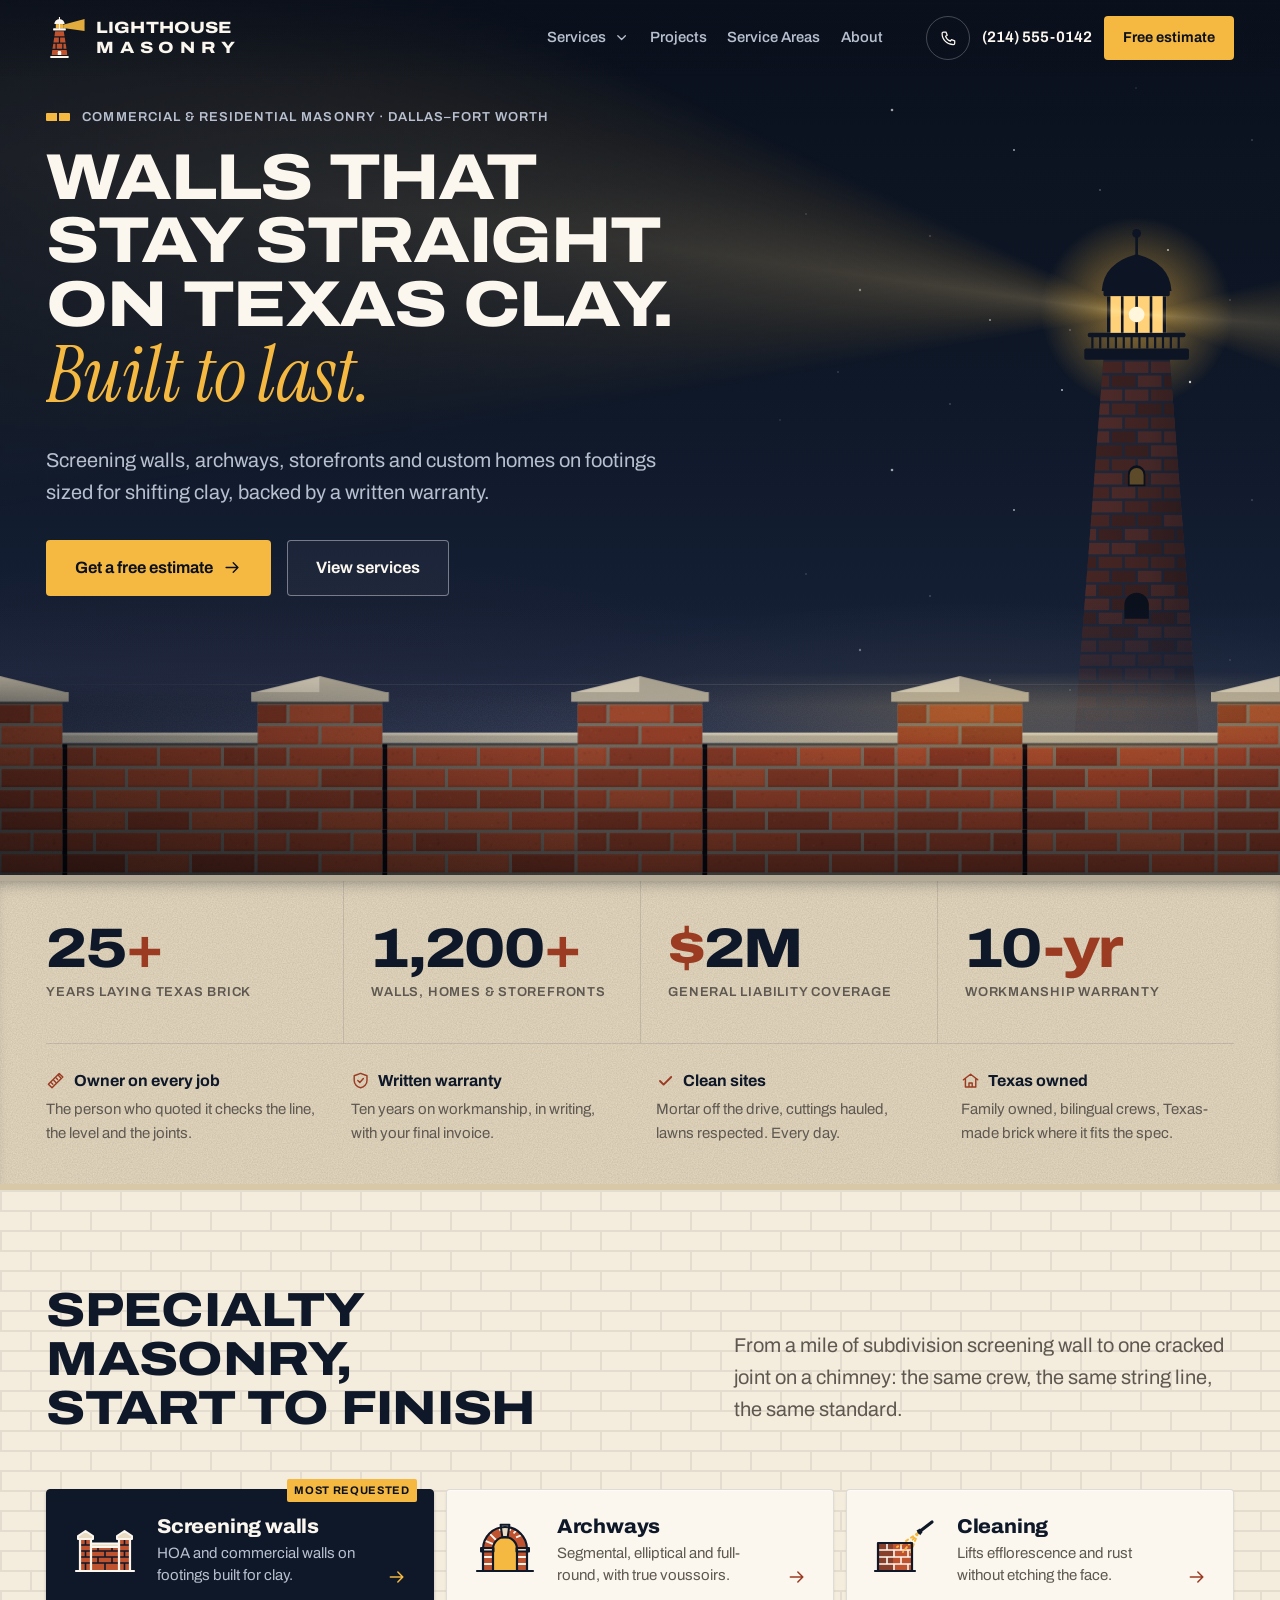
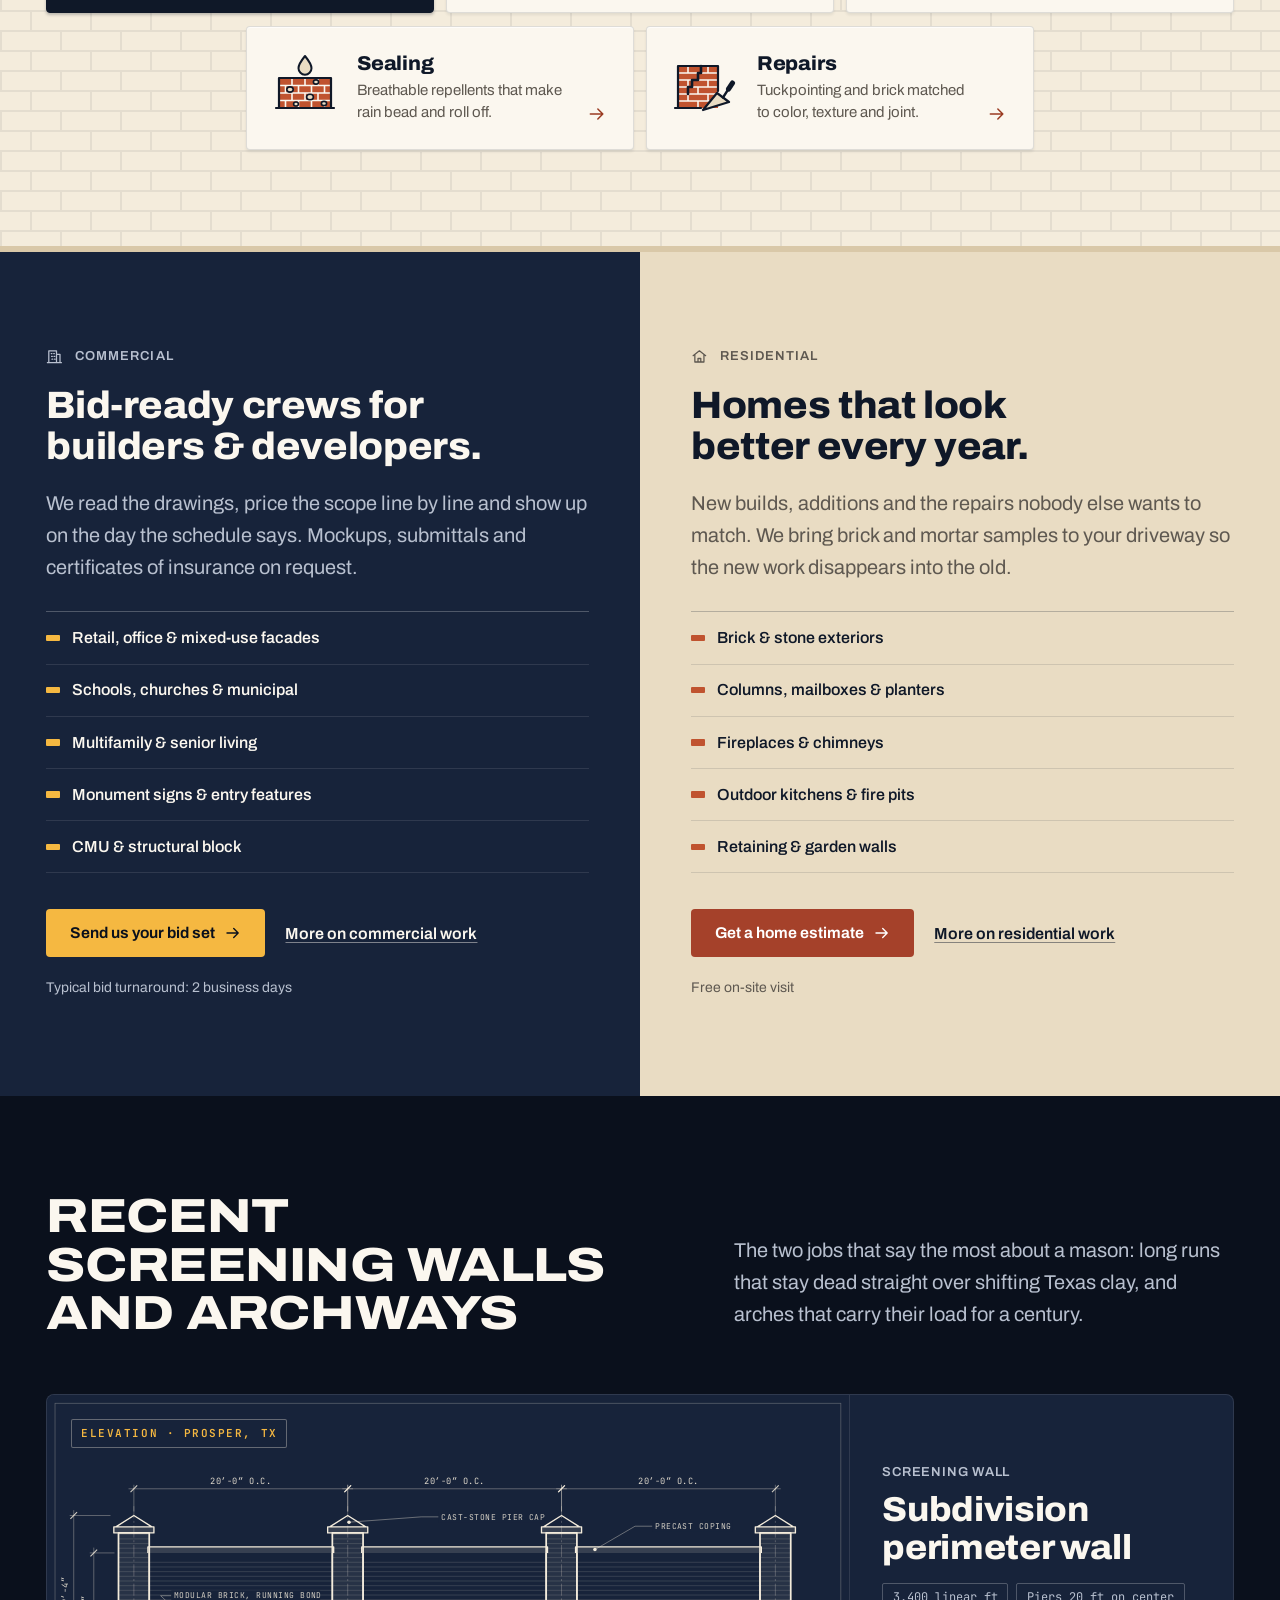
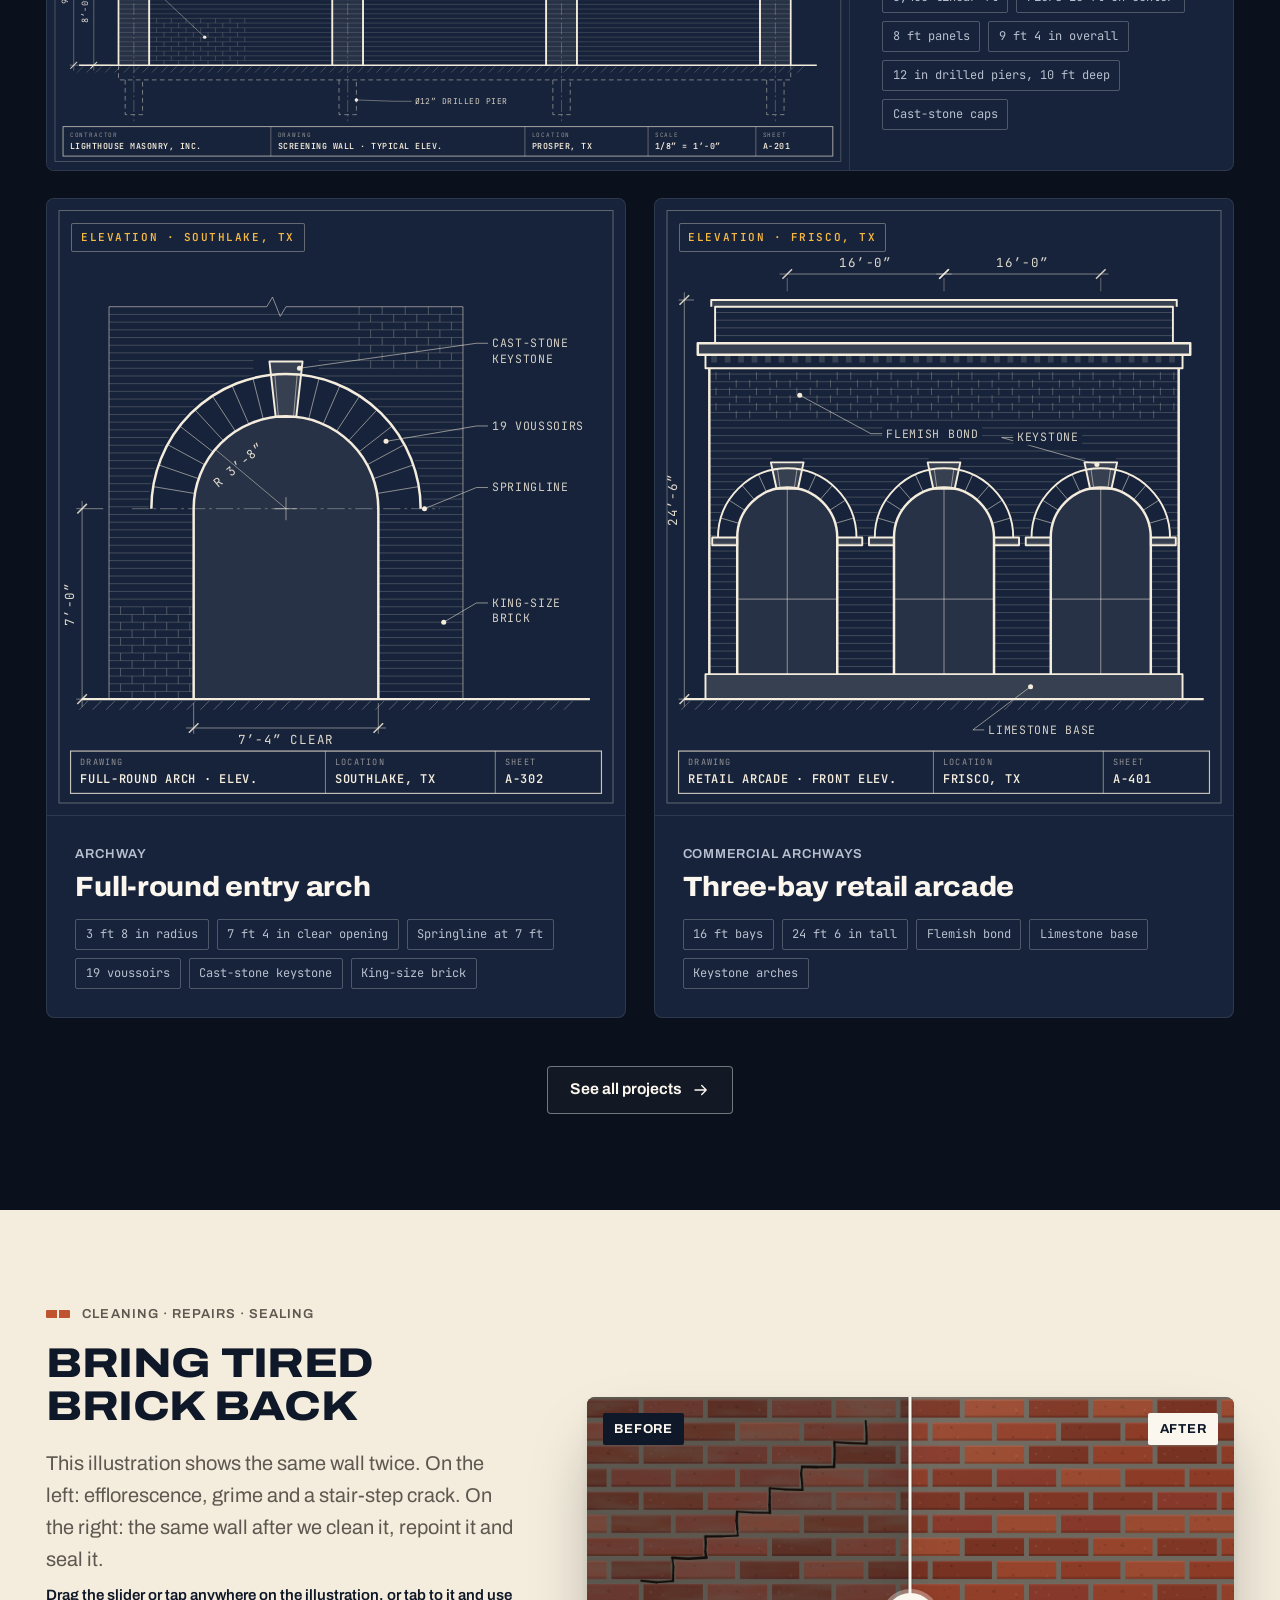
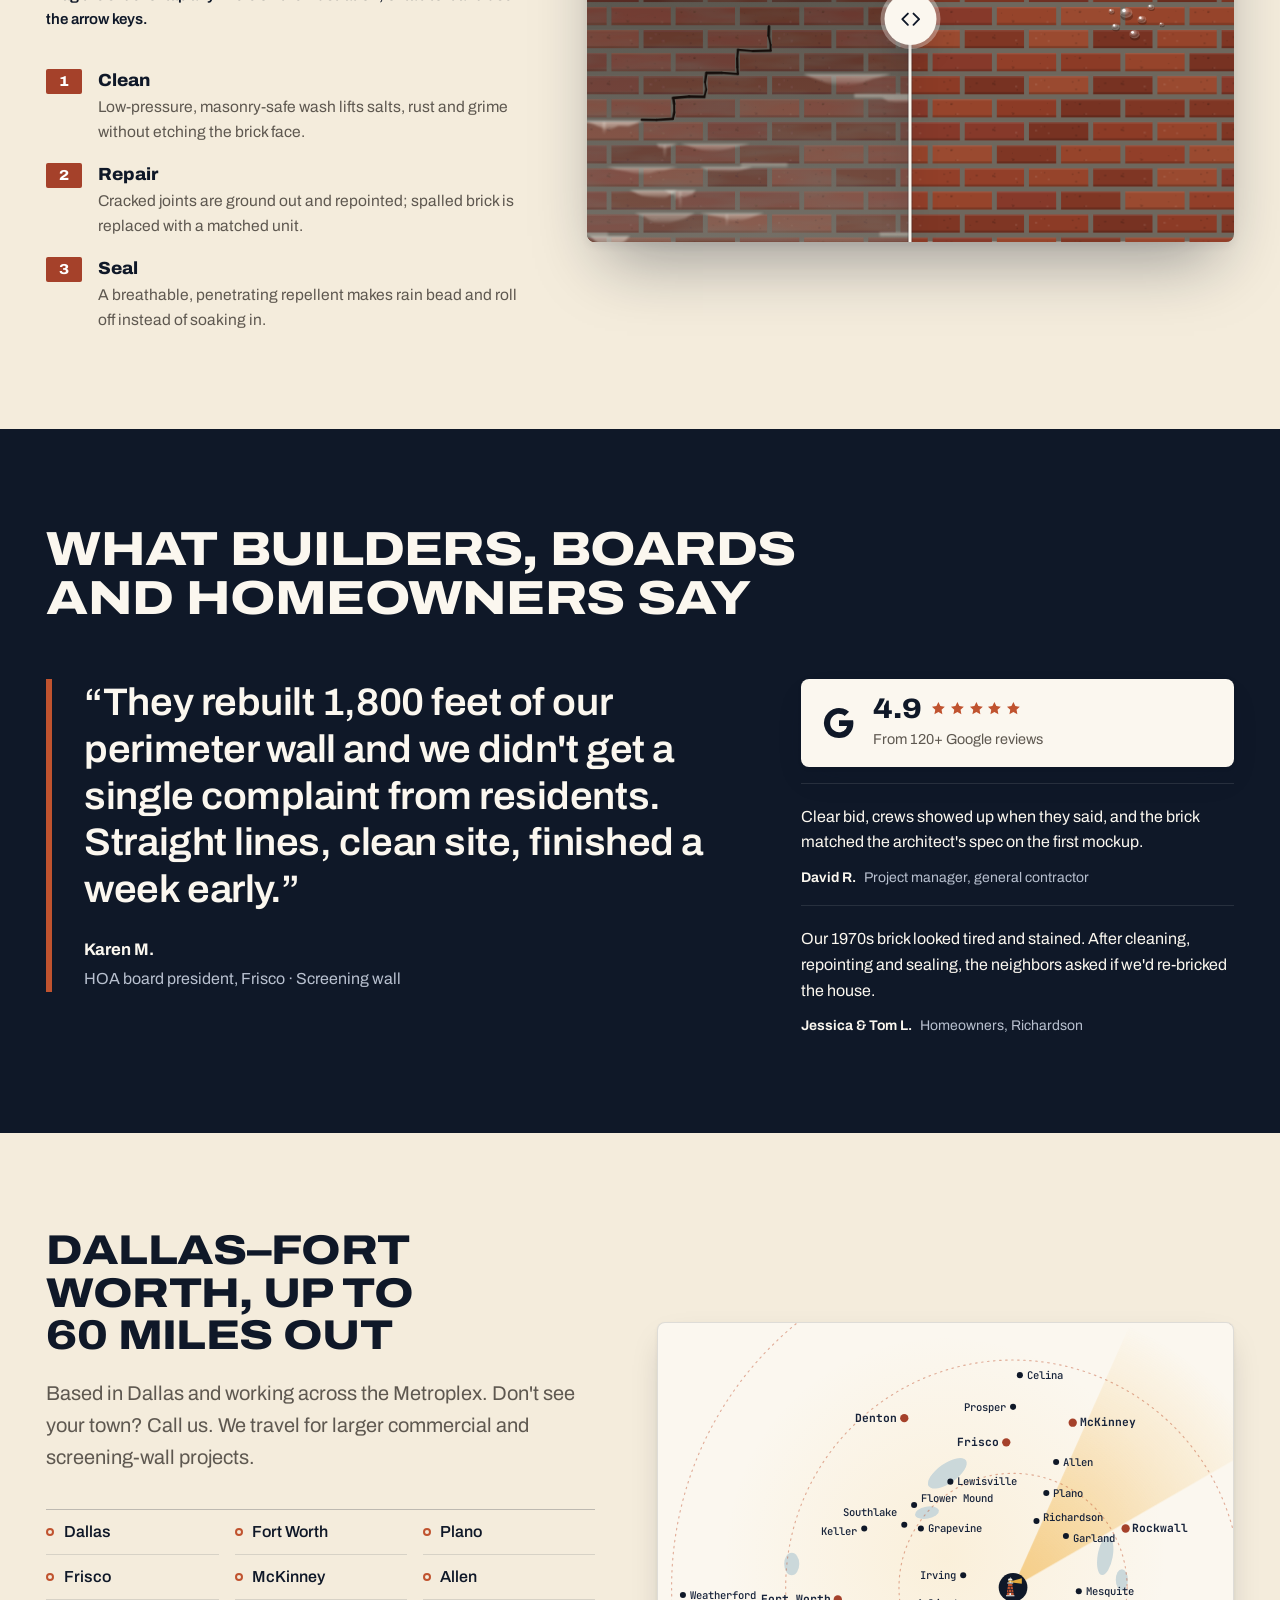
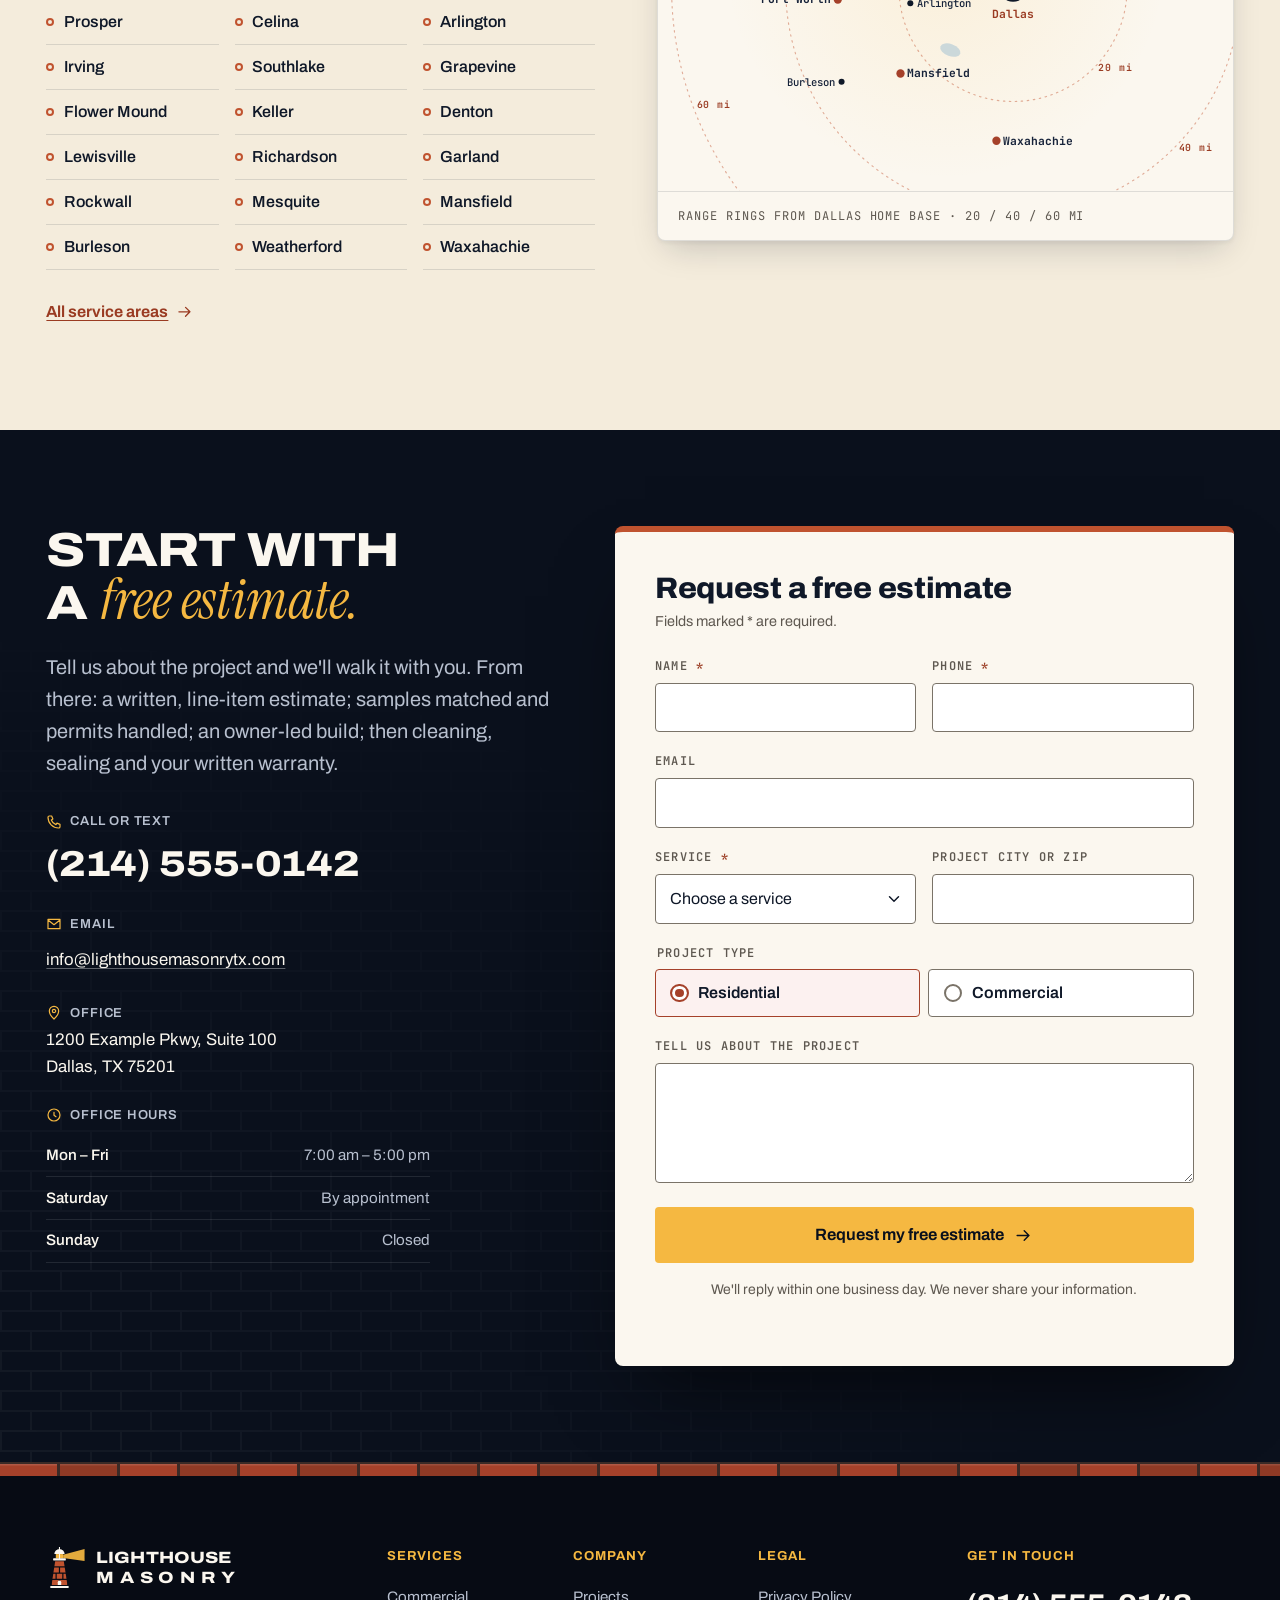
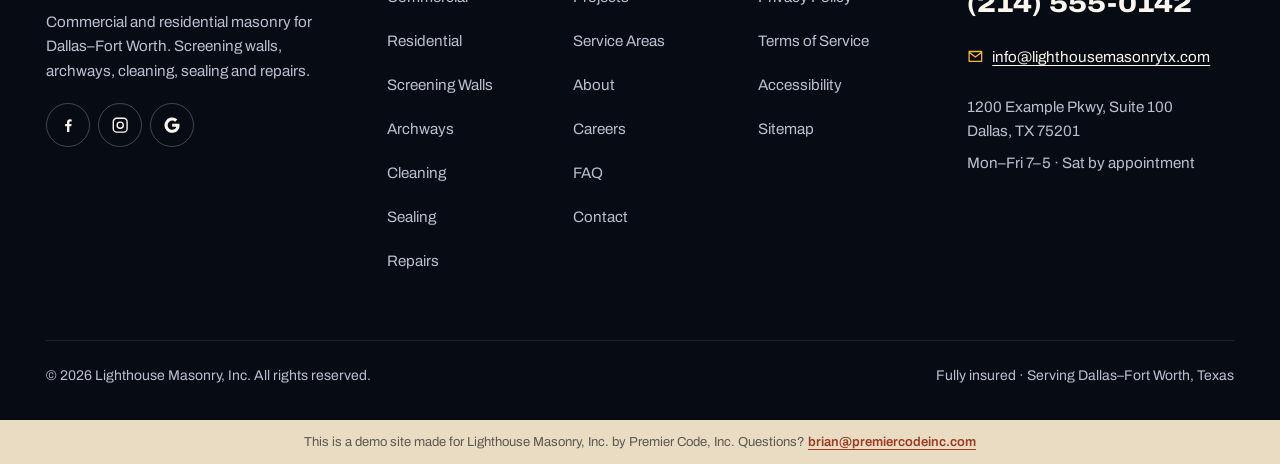
<file: index.html>
<!doctype html>
<html lang="en">
<head>
  <meta charset="utf-8">
  <meta name="viewport" content="width=device-width, initial-scale=1">
  <!-- Design preview: keep out of search engines until launch -->
  <meta name="robots" content="noindex, nofollow">
  <title>Lighthouse Masonry, Inc. | Commercial &amp; Residential Masonry in Dallas–Fort Worth, TX</title>
  <meta name="description" content="Texas masonry contractor for commercial and residential brick and stone: screening walls, archways, cleaning, sealing and repairs across Dallas–Fort Worth. Free on-site estimates.">
  <meta name="theme-color" content="#0f1828">
  <link rel="icon" href="assets/img/favicon.svg" type="image/svg+xml">

  <link rel="preconnect" href="https://fonts.googleapis.com">
  <link rel="preconnect" href="https://fonts.gstatic.com" crossorigin>
  <link rel="stylesheet" href="https://fonts.googleapis.com/css2?family=Archivo:wdth,wght@100..125,400..900&family=Instrument+Serif:ital@1&family=JetBrains+Mono:wght@500;600&display=swap">

  <link rel="stylesheet" href="css/styles.css">

  <!-- Flag JS early so reveal styles only apply when JS can un-hide content -->
  <script>document.documentElement.classList.add('js');</script>
  <script src="js/main.js" defer></script>
</head>
<body>

<!-- ===================================================================
     LINKS TO FUTURE PAGES
     Hosted on GitHub Pages. Links already use the full build's clean URLs
     (/services/<slug>/, /commercial/, /residential/, /service-areas/<town>/,
     /projects/, /about/, /contact/, /careers/, /faq/, /privacy-policy/,
     /terms/, /accessibility/, /sitemap/). Until those pages exist,
     GitHub Pages serves /404.html, which says the page is coming in the
     full build and links back here.
     =================================================================== -->

<!-- ===================================================================
     ICON SPRITE
     =================================================================== -->
<svg class="sprite" aria-hidden="true" focusable="false" xmlns="http://www.w3.org/2000/svg">
  <!-- Logo mark (temporary, small-size version): four brick courses, solid dome, one beam -->
  <symbol id="logo-mark" viewBox="0 0 64 72"><path fill="#f5b841" fill-opacity=".92" d="M28 14.4 63 5v19.6L28 19.6Z"/><path fill="currentColor" d="M21.1 1.6h1.8v4h-1.8zM13.6 13.2a8.4 8.4 0 0 1 16.8 0Z"/><rect x="16" y="13.2" width="12" height="7" fill="#f5b841"/><path fill="currentColor" d="M21.2 13.2h1.6v7h-1.6zM12.4 20.2h19.2a.8.8 0 0 1 .8.8v2a.8.8 0 0 1-.8.8H12.4a.8.8 0 0 1-.8-.8v-2a.8.8 0 0 1 .8-.8Z"/><clipPath id="lms-tower"><path d="M15 24.6H29L35 64H9Z"/></clipPath><g fill="#c0532f" clip-path="url(#lms-tower)"><rect x="0" y="25" width="64" height="8.2"/><rect x="0" y="35.2" width="21" height="8.2"/><rect x="23" y="35.2" width="41" height="8.2"/><rect x="0" y="45.4" width="15.5" height="8.2"/><rect x="17.5" y="45.4" width="9" height="8.2"/><rect x="28.5" y="45.4" width="35.5" height="8.2"/><rect x="0" y="55.6" width="21" height="8.4"/><rect x="23" y="55.6" width="41" height="8.4"/></g><path fill="currentColor" d="M19.2 64v-4.6a2.8 2.8 0 0 1 5.6 0V64Z"/><rect x="7" y="65.4" width="30" height="3.4" rx="1" fill="currentColor"/></symbol>

  <symbol id="i-phone" viewBox="0 0 24 24"><path fill="none" stroke="currentColor" stroke-width="1.8" stroke-linecap="round" stroke-linejoin="round" d="M5 3h3.5l1.8 4.6-2.3 1.5a11 11 0 0 0 6.9 6.9l1.5-2.3L21 15.5V19a2 2 0 0 1-2 2A16 16 0 0 1 3 5a2 2 0 0 1 2-2Z"/></symbol>
  <symbol id="i-arrow" viewBox="0 0 24 24"><path fill="none" stroke="currentColor" stroke-width="1.8" stroke-linecap="round" stroke-linejoin="round" d="M4 12h15m-6-6 6 6-6 6"/></symbol>
  <symbol id="i-arrow-ne" viewBox="0 0 24 24"><path fill="none" stroke="currentColor" stroke-width="1.8" stroke-linecap="round" stroke-linejoin="round" d="M7 17 17 7M8 7h9v9"/></symbol>
  <symbol id="i-check" viewBox="0 0 24 24"><path fill="none" stroke="currentColor" stroke-width="2.4" stroke-linecap="round" stroke-linejoin="round" d="m5 12.5 4.5 4.5L19 7.5"/></symbol>
  <symbol id="i-star" viewBox="0 0 24 24"><path fill="currentColor" d="m12 2.8 2.8 5.9 6.4.8-4.7 4.4 1.2 6.4L12 17.2l-5.7 3.1 1.2-6.4-4.7-4.4 6.4-.8Z"/></symbol>
  <symbol id="i-shield" viewBox="0 0 24 24"><path fill="none" stroke="currentColor" stroke-width="1.8" stroke-linecap="round" stroke-linejoin="round" d="M12 3 4 6v6c0 4.5 3.4 8.3 8 9 4.6-.7 8-4.5 8-9V6Zm-3.5 9 2.5 2.5 4.5-5"/></symbol>
  <symbol id="i-pin" viewBox="0 0 24 24"><path fill="none" stroke="currentColor" stroke-width="1.8" stroke-linecap="round" stroke-linejoin="round" d="M12 21s7-6.2 7-12a7 7 0 0 0-14 0c0 5.8 7 12 7 12Zm0-9.5a2.5 2.5 0 1 0 0-5 2.5 2.5 0 0 0 0 5Z"/></symbol>
  <symbol id="i-mail" viewBox="0 0 24 24"><path fill="none" stroke="currentColor" stroke-width="1.8" stroke-linecap="round" stroke-linejoin="round" d="M3 5h18v14H3zm0 1 9 7 9-7"/></symbol>
  <symbol id="i-clock" viewBox="0 0 24 24"><path fill="none" stroke="currentColor" stroke-width="1.8" stroke-linecap="round" stroke-linejoin="round" d="M12 21a9 9 0 1 0 0-18 9 9 0 0 0 0 18Zm0-13v4.5l3 2"/></symbol>
  <symbol id="i-chev" viewBox="0 0 24 24"><path fill="none" stroke="currentColor" stroke-width="2" stroke-linecap="round" stroke-linejoin="round" d="m6 9 6 6 6-6"/></symbol>
  <symbol id="i-menu" viewBox="0 0 24 24"><path fill="none" stroke="currentColor" stroke-width="1.8" stroke-linecap="round" d="M3 7h18M3 12h18M3 17h12"/></symbol>
  <symbol id="i-close" viewBox="0 0 24 24"><path fill="none" stroke="currentColor" stroke-width="1.8" stroke-linecap="round" d="m5 5 14 14M19 5 5 19"/></symbol>
  <symbol id="i-ruler" viewBox="0 0 24 24"><path fill="none" stroke="currentColor" stroke-width="1.8" stroke-linecap="round" stroke-linejoin="round" d="M3 16.5 16.5 3 21 7.5 7.5 21Zm4-1.5 1.5 1.5M10 12l2 2m1-5 1.5 1.5M16 6l2 2"/></symbol>
  <symbol id="i-building" viewBox="0 0 24 24"><path fill="none" stroke="currentColor" stroke-width="1.8" stroke-linecap="round" stroke-linejoin="round" d="M4 21V4h11v17M15 9h5v12M2 21h20M7.5 8h1m2.5 0h1m-4 4h1m2.5 0h1m-4 4h1m2.5 0h1"/></symbol>
  <symbol id="i-home" viewBox="0 0 24 24"><path fill="none" stroke="currentColor" stroke-width="1.8" stroke-linecap="round" stroke-linejoin="round" d="M3 11 12 4l9 7M5.5 9.5V20h13V9.5M10 20v-5h4v5"/></symbol>
  <symbol id="i-fb" viewBox="0 0 24 24"><path fill="currentColor" d="M13.5 21v-7.5H16l.4-3h-2.9V8.7c0-.9.3-1.5 1.5-1.5h1.5V4.5a20 20 0 0 0-2.2-.1c-2.2 0-3.8 1.4-3.8 3.9v2.2H8v3h2.5V21h3Z"/></symbol>
  <symbol id="i-ig" viewBox="0 0 24 24"><path fill="none" stroke="currentColor" stroke-width="1.8" d="M7.5 3h9A4.5 4.5 0 0 1 21 7.5v9a4.5 4.5 0 0 1-4.5 4.5h-9A4.5 4.5 0 0 1 3 16.5v-9A4.5 4.5 0 0 1 7.5 3Zm4.5 13a4 4 0 1 0 0-8 4 4 0 0 0 0 8Zm5-9.2v.01"/></symbol>
  <symbol id="i-google" viewBox="0 0 24 24"><path fill="currentColor" d="M21.6 12.2c0-.7-.1-1.4-.2-2H12v3.8h5.4a4.6 4.6 0 0 1-2 3v2.5h3.2c1.9-1.7 3-4.3 3-7.3ZM12 22c2.7 0 5-.9 6.6-2.4l-3.2-2.5c-.9.6-2 1-3.4 1-2.6 0-4.8-1.8-5.6-4.1H3.1v2.6A10 10 0 0 0 12 22Zm-5.6-8c-.2-.6-.3-1.3-.3-2s.1-1.4.3-2V7.4H3.1a10 10 0 0 0 0 9.2L6.4 14ZM12 5.9c1.5 0 2.8.5 3.8 1.5l2.9-2.9A10 10 0 0 0 3.1 7.4L6.4 10C7.2 7.7 9.4 5.9 12 5.9Z"/></symbol>

  <!-- Service illustrations (64 × 64). Colors come from --ill-* custom properties. -->
  <symbol id="svc-screening" viewBox="0 0 64 64">
    <path style="fill:var(--ill-brick)" d="M7 24h11v32H7zM46 24h11v32H46zM18 32h28v24H18z"/>
    <path style="stroke:var(--ill-mortar)" fill="none" stroke-width="1.6" d="M7 30h11m28 0h11M7 36h50M7 42h50M7 48h50M12.5 24v6m39-6v6M12.5 36v6m39-6v6M12.5 48v8m39-8v8M25 32v4m14-4v4M32 36v6M25 42v6m14-6v6M32 48v8"/>
    <path style="fill:var(--ill-stone)" stroke="currentColor" stroke-width="2" stroke-linejoin="round" d="M5 24h15v-3l-7.5-5L5 21ZM44 24h15v-3l-7.5-5L44 21ZM18 28.5h28V32H18Z"/>
    <path fill="none" stroke="currentColor" stroke-width="2.2" stroke-linecap="round" stroke-linejoin="round" d="M7 24v32m11-32v32m28-32v32m11-32v32M3 56h58"/>
  </symbol>
  <symbol id="svc-archways" viewBox="0 0 64 64">
    <path style="fill:var(--ill-brick)" d="M10 56V34a22 22 0 0 1 44 0v22H44V34a12 12 0 0 0-24 0v22Z"/>
    <path style="fill:var(--ill-glow)" d="M20 56V34a12 12 0 0 1 24 0v22Z"/>
    <path style="stroke:var(--ill-mortar)" fill="none" stroke-width="1.8" d="m20.9 29.4-9.2-3.8m11.8-.1-7.1-7.1m11-2.6-3.8-9.2m13 9.2 3.8-9.2m.1 11.8 7.1-7.1m-4.5 11 9.2-3.8M10 42h10m24 0h10M10 49h10m24 0h10"/>
    <path style="fill:var(--ill-stone)" stroke="currentColor" stroke-width="2" stroke-linejoin="round" d="m29.4 22.6-1.8-12.8h8.8l-1.8 12.8ZM8 33h12.5v3.5H8Zm35.5 0H56v3.5H43.5Z"/>
    <path fill="none" stroke="currentColor" stroke-width="2.2" stroke-linecap="round" stroke-linejoin="round" d="M10 56V34a22 22 0 0 1 44 0v22M20 56V34a12 12 0 0 1 24 0v22M4 56h56"/>
  </symbol>
  <symbol id="svc-cleaning" viewBox="0 0 64 64">
    <path style="fill:var(--ill-brick)" d="M5 28h34v28H5z"/>
    <path fill="currentColor" opacity=".32" d="M5 28h15v28H5z"/>
    <path style="stroke:var(--ill-mortar)" fill="none" stroke-width="1.6" d="M5 35h34M5 42h34M5 49h34M14 28v7m14-7v7M21 35v7m14-7v7M14 42v7m14-7v7M21 49v7m14-7v7"/>
    <path style="stroke:var(--ill-glow)" fill="none" stroke-width="2" stroke-linecap="round" stroke-dasharray="2.5 3.5" d="m45 18-21 14m21-14-15 19m15-19-8 21"/>
    <path fill="none" stroke="currentColor" stroke-width="3.2" stroke-linecap="round" d="m46 17 13-10"/>
    <path fill="currentColor" d="m43.5 15.5 3.5-2 2.6 3.6-2.4 3.2Z"/>
    <path fill="none" stroke="currentColor" stroke-width="2.2" stroke-linecap="round" stroke-linejoin="round" d="M5 28h34v28H5zM2 56h40"/>
  </symbol>
  <symbol id="svc-sealing" viewBox="0 0 64 64">
    <path style="fill:var(--ill-brick)" d="M6 26h52v30H6z"/>
    <path style="stroke:var(--ill-mortar)" fill="none" stroke-width="1.6" d="M6 33.5h52M6 41h52M6 48.5h52M19 26v7.5m13-7.5v7.5m13-7.5v7.5M12.5 33.5V41m13-7.5V41m13-7.5V41m13-7.5V41M19 41v7.5m13-7.5v7.5m13-7.5v7.5M12.5 48.5V56m13-7.5V56m13-7.5V56m13-7.5V56"/>
    <path style="fill:var(--ill-stone)" stroke="currentColor" stroke-width="2" stroke-linejoin="round" d="M32 4s-6.5 8-6.5 12.2a6.5 6.5 0 0 0 13 0C38.5 12 32 4 32 4Z"/>
    <g style="fill:var(--ill-stone)" stroke="currentColor" stroke-width="1.6"><ellipse cx="17" cy="37.5" rx="3.2" ry="2.6"/><ellipse cx="43" cy="30" rx="2.6" ry="2.1"/><ellipse cx="37" cy="45" rx="3.4" ry="2.8"/><ellipse cx="23" cy="52" rx="2.4" ry="2"/><ellipse cx="51" cy="51.5" rx="2.6" ry="2.1"/></g>
    <path fill="none" stroke="currentColor" stroke-width="2.2" stroke-linecap="round" stroke-linejoin="round" d="M6 26h52v30H6zM3 56h58"/>
  </symbol>
  <symbol id="svc-repairs" viewBox="0 0 64 64">
    <path style="fill:var(--ill-brick)" d="M5 14h40v42H5z"/>
    <path style="stroke:var(--ill-mortar)" fill="none" stroke-width="1.6" d="M5 21h40M5 28h40M5 35h40M5 42h40M5 49h40M15 14v7m20-7v7M25 21v7M15 28v7m20-7v7M25 35v7M15 42v7m20-7v7M25 49v7"/>
    <path fill="none" stroke="currentColor" stroke-width="2.6" stroke-linecap="round" stroke-linejoin="round" d="M28 14v7h-3v7h-6v7h-4v7"/>
    <path style="fill:var(--ill-stone)" stroke="currentColor" stroke-width="2.2" stroke-linejoin="round" d="m30 58 14-17 12 9Z"/>
    <path fill="none" stroke="currentColor" stroke-width="2.4" stroke-linecap="round" d="m50 45.5 4.5-7"/>
    <path fill="none" stroke="currentColor" stroke-width="5" stroke-linecap="round" d="m55.5 37 4-6"/>
    <path fill="none" stroke="currentColor" stroke-width="2.2" stroke-linecap="round" stroke-linejoin="round" d="M5 14h40v25M5 14v42h22M2 56h26"/>
  </symbol>
</svg>

<a class="skip-link" href="#main">Skip to content</a>

<!-- ===================================================================
     HEADER
     =================================================================== -->
<header class="site-header" data-header>
  <div class="site-header__inner container">
    <a class="brand" href="/" aria-label="Lighthouse Masonry, home">
      <svg class="brand__mark" aria-hidden="true" focusable="false"><use href="#logo-mark"/></svg>
      <span class="brand__text" aria-hidden="true">
        <span class="brand__name">Lighthouse</span>
        <span class="brand__name brand__name--sub">Masonry</span>
      </span>
    </a>

    <nav class="primary-nav" id="primary-nav" aria-label="Primary" data-nav>
      <ul class="primary-nav__list" role="list">
        <li class="has-sub" data-submenu>
          <a class="primary-nav__link" href="#services">Services</a>
          <button class="sub-toggle" type="button" aria-expanded="false" aria-controls="sub-services">
            <span class="visually-hidden">Services submenu</span>
            <svg class="icon" aria-hidden="true"><use href="#i-chev"/></svg>
          </button>
          <ul class="subnav" id="sub-services" role="list">
            <li><a href="/commercial/">Commercial</a></li>
            <li><a href="/residential/">Residential</a></li>
            <li><a href="/services/screening-walls/">Screening Walls</a></li>
            <li><a href="/services/archways/">Archways</a></li>
            <li><a href="/services/cleaning/">Cleaning</a></li>
            <li><a href="/services/sealing/">Sealing</a></li>
            <li><a href="/services/repairs/">Repairs</a></li>
          </ul>
        </li>
        <li><a class="primary-nav__link" href="/projects/">Projects</a></li>
        <li><a class="primary-nav__link" href="/service-areas/">Service Areas</a></li>
        <li><a class="primary-nav__link" href="/about/">About</a></li>
      </ul>
      <div class="primary-nav__mobile-cta">
        <a class="btn btn--beacon btn--block" href="#estimate">Get a free estimate</a>
        <a class="btn btn--ghost btn--block" href="tel:+12145550142">
          <svg class="icon" aria-hidden="true"><use href="#i-phone"/></svg> (214) 555-0142
        </a><!-- PLACEHOLDER: phone -->
      </div>
    </nav>

    <div class="site-header__actions">
      <!-- Accessible name is the number itself (visible from 1200px; visually hidden below) -->
      <a class="header-phone" href="tel:+12145550142">
        <span class="header-phone__icon"><svg class="icon" aria-hidden="true"><use href="#i-phone"/></svg></span>
        <span class="header-phone__text">(214) 555-0142</span>
      </a><!-- PLACEHOLDER: phone -->
      <a class="btn btn--beacon btn--sm header-cta" href="#estimate">Free estimate</a>
      <!-- Without JS this jumps to the footer sitemap; JS upgrades it to a menu toggle -->
      <a class="menu-toggle" href="#footer-nav" data-menu-toggle aria-controls="primary-nav">
        <svg class="icon icon--open" aria-hidden="true"><use href="#i-menu"/></svg>
        <svg class="icon icon--close" aria-hidden="true"><use href="#i-close"/></svg>
        <span class="visually-hidden">Menu</span>
      </a>
    </div>
  </div>
</header>

<main id="main" tabindex="-1">

<!-- ===================================================================
     HERO — SIGNATURE: a screening wall is laid course by course,
     the caps land, then the lighthouse beam comes on and finds it.
     Pure SVG + CSS (transform/opacity). Finished state is the default;
     the build only plays under prefers-reduced-motion: no-preference,
     and only on the first visit of a session (.hero--built skips it).
     =================================================================== -->
<section class="hero" aria-labelledby="hero-title">
  <script>try{var h=document.currentScript.parentNode;if(sessionStorage.getItem('lm-hero-built'))h.classList.add('hero--built');else sessionStorage.setItem('lm-hero-built','1')}catch(e){}</script>
  <div class="hero__sky" aria-hidden="true"></div>

  <div class="hero-lh" aria-hidden="true">
    <span class="hero-lh__beam"></span>
    <span class="hero-lh__beam hero-lh__beam--back"></span>
    <svg class="hero-lh__svg" viewBox="0 0 240 640" aria-hidden="true" focusable="false">
<defs>
<clipPath id="lh-tower"><path d="M82 172H158L194 640H46Z"/></clipPath>
<linearGradient id="lh-shade" x1="0" x2="1"><stop offset="0" stop-color="#0a101c" stop-opacity=".05"/><stop offset=".55" stop-color="#0a101c" stop-opacity=".25"/><stop offset="1" stop-color="#0a101c" stop-opacity=".7"/></linearGradient>
<linearGradient id="lh-fade" x1="0" y1="0" x2="0" y2="1"><stop offset=".55" stop-color="#0f1828" stop-opacity="0"/><stop offset="1" stop-color="#0f1828" stop-opacity=".85"/></linearGradient>
<radialGradient id="lh-glow"><stop offset="0" stop-color="#ffd27a" stop-opacity=".9"/><stop offset=".25" stop-color="#f5b841" stop-opacity=".45"/><stop offset="1" stop-color="#f5b841" stop-opacity="0"/></radialGradient>
</defs>
<circle class="hero-lh__glow" cx="120" cy="118" r="110" fill="url(#lh-glow)"/>
<path d="M82 172H158L194 640H46Z" fill="var(--lh-mortar)"/>
<g clip-path="url(#lh-tower)"><rect x="77.8" y="175" width="25.7" height="13" fill="var(--lh-b0)"/><rect x="106.5" y="175" width="27" height="13" fill="var(--lh-b2)"/><rect x="136.5" y="175" width="25.7" height="13" fill="var(--lh-b2)"/><rect x="76.5" y="191" width="12" height="13" fill="var(--lh-b0)"/><rect x="91.5" y="191" width="27" height="13" fill="var(--lh-b1)"/><rect x="121.5" y="191" width="27" height="13" fill="var(--lh-b2)"/><rect x="151.5" y="191" width="12" height="13" fill="var(--lh-b1)"/><rect x="75.3" y="207" width="28.2" height="13" fill="var(--lh-b2)"/><rect x="106.5" y="207" width="27" height="13" fill="var(--lh-b2)"/><rect x="136.5" y="207" width="28.2" height="13" fill="var(--lh-b0)"/><rect x="74.1" y="223" width="14.4" height="13" fill="var(--lh-b2)"/><rect x="91.5" y="223" width="27" height="13" fill="var(--lh-b0)"/><rect x="121.5" y="223" width="27" height="13" fill="var(--lh-b1)"/><rect x="151.5" y="223" width="14.4" height="13" fill="var(--lh-b1)"/><rect x="72.8" y="239" width="30.7" height="13" fill="var(--lh-b2)"/><rect x="106.5" y="239" width="27" height="13" fill="var(--lh-b0)"/><rect x="136.5" y="239" width="30.7" height="13" fill="var(--lh-b0)"/><rect x="71.6" y="255" width="16.9" height="13" fill="var(--lh-b2)"/><rect x="91.5" y="255" width="27" height="13" fill="var(--lh-b1)"/><rect x="121.5" y="255" width="27" height="13" fill="var(--lh-b2)"/><rect x="151.5" y="255" width="16.9" height="13" fill="var(--lh-b2)"/><rect x="70.4" y="271" width="33.1" height="13" fill="var(--lh-b1)"/><rect x="106.5" y="271" width="27" height="13" fill="var(--lh-b1)"/><rect x="136.5" y="271" width="33.1" height="13" fill="var(--lh-b2)"/><rect x="69.2" y="287" width="19.3" height="13" fill="var(--lh-b0)"/><rect x="91.5" y="287" width="27" height="13" fill="var(--lh-b0)"/><rect x="121.5" y="287" width="27" height="13" fill="var(--lh-b2)"/><rect x="151.5" y="287" width="19.3" height="13" fill="var(--lh-b0)"/><rect x="67.9" y="303" width="35.6" height="13" fill="var(--lh-b2)"/><rect x="106.5" y="303" width="27" height="13" fill="var(--lh-b1)"/><rect x="136.5" y="303" width="35.6" height="13" fill="var(--lh-b2)"/><rect x="66.7" y="319" width="21.8" height="13" fill="var(--lh-b0)"/><rect x="91.5" y="319" width="27" height="13" fill="var(--lh-b2)"/><rect x="121.5" y="319" width="27" height="13" fill="var(--lh-b0)"/><rect x="151.5" y="319" width="21.8" height="13" fill="var(--lh-b0)"/><rect x="65.5" y="335" width="38" height="13" fill="var(--lh-b2)"/><rect x="106.5" y="335" width="27" height="13" fill="var(--lh-b0)"/><rect x="136.5" y="335" width="38" height="13" fill="var(--lh-b1)"/><rect x="64.2" y="351" width="24.3" height="13" fill="var(--lh-b0)"/><rect x="91.5" y="351" width="27" height="13" fill="var(--lh-b1)"/><rect x="121.5" y="351" width="27" height="13" fill="var(--lh-b1)"/><rect x="151.5" y="351" width="24.3" height="13" fill="var(--lh-b2)"/><rect x="63" y="367" width="10.5" height="13" fill="var(--lh-b2)"/><rect x="76.5" y="367" width="27" height="13" fill="var(--lh-b1)"/><rect x="106.5" y="367" width="27" height="13" fill="var(--lh-b2)"/><rect x="136.5" y="367" width="27" height="13" fill="var(--lh-b1)"/><rect x="166.5" y="367" width="10.5" height="13" fill="var(--lh-b1)"/><rect x="61.8" y="383" width="26.7" height="13" fill="var(--lh-b2)"/><rect x="91.5" y="383" width="27" height="13" fill="var(--lh-b2)"/><rect x="121.5" y="383" width="27" height="13" fill="var(--lh-b1)"/><rect x="151.5" y="383" width="26.7" height="13" fill="var(--lh-b0)"/><rect x="60.5" y="399" width="13" height="13" fill="var(--lh-b1)"/><rect x="76.5" y="399" width="27" height="13" fill="var(--lh-b0)"/><rect x="106.5" y="399" width="27" height="13" fill="var(--lh-b0)"/><rect x="136.5" y="399" width="27" height="13" fill="var(--lh-b0)"/><rect x="166.5" y="399" width="13" height="13" fill="var(--lh-b1)"/><rect x="59.3" y="415" width="29.2" height="13" fill="var(--lh-b0)"/><rect x="91.5" y="415" width="27" height="13" fill="var(--lh-b1)"/><rect x="121.5" y="415" width="27" height="13" fill="var(--lh-b2)"/><rect x="151.5" y="415" width="29.2" height="13" fill="var(--lh-b1)"/><rect x="58.1" y="431" width="15.4" height="13" fill="var(--lh-b2)"/><rect x="76.5" y="431" width="27" height="13" fill="var(--lh-b1)"/><rect x="106.5" y="431" width="27" height="13" fill="var(--lh-b1)"/><rect x="136.5" y="431" width="27" height="13" fill="var(--lh-b2)"/><rect x="166.5" y="431" width="15.4" height="13" fill="var(--lh-b1)"/><rect x="56.8" y="447" width="31.7" height="13" fill="var(--lh-b2)"/><rect x="91.5" y="447" width="27" height="13" fill="var(--lh-b1)"/><rect x="121.5" y="447" width="27" height="13" fill="var(--lh-b2)"/><rect x="151.5" y="447" width="31.7" height="13" fill="var(--lh-b2)"/><rect x="55.6" y="463" width="17.9" height="13" fill="var(--lh-b1)"/><rect x="76.5" y="463" width="27" height="13" fill="var(--lh-b2)"/><rect x="106.5" y="463" width="27" height="13" fill="var(--lh-b0)"/><rect x="136.5" y="463" width="27" height="13" fill="var(--lh-b1)"/><rect x="166.5" y="463" width="17.9" height="13" fill="var(--lh-b2)"/><rect x="54.4" y="479" width="34.1" height="13" fill="var(--lh-b0)"/><rect x="91.5" y="479" width="27" height="13" fill="var(--lh-b1)"/><rect x="121.5" y="479" width="27" height="13" fill="var(--lh-b2)"/><rect x="151.5" y="479" width="34.1" height="13" fill="var(--lh-b2)"/><rect x="53.2" y="495" width="20.3" height="13" fill="var(--lh-b2)"/><rect x="76.5" y="495" width="27" height="13" fill="var(--lh-b0)"/><rect x="106.5" y="495" width="27" height="13" fill="var(--lh-b2)"/><rect x="136.5" y="495" width="27" height="13" fill="var(--lh-b1)"/><rect x="166.5" y="495" width="20.3" height="13" fill="var(--lh-b2)"/><rect x="51.9" y="511" width="36.6" height="13" fill="var(--lh-b2)"/><rect x="91.5" y="511" width="27" height="13" fill="var(--lh-b2)"/><rect x="121.5" y="511" width="27" height="13" fill="var(--lh-b0)"/><rect x="151.5" y="511" width="36.6" height="13" fill="var(--lh-b2)"/><rect x="50.7" y="527" width="22.8" height="13" fill="var(--lh-b2)"/><rect x="76.5" y="527" width="27" height="13" fill="var(--lh-b0)"/><rect x="106.5" y="527" width="27" height="13" fill="var(--lh-b2)"/><rect x="136.5" y="527" width="27" height="13" fill="var(--lh-b2)"/><rect x="166.5" y="527" width="22.8" height="13" fill="var(--lh-b1)"/><rect x="49.5" y="543" width="39" height="13" fill="var(--lh-b1)"/><rect x="91.5" y="543" width="27" height="13" fill="var(--lh-b0)"/><rect x="121.5" y="543" width="27" height="13" fill="var(--lh-b0)"/><rect x="151.5" y="543" width="39" height="13" fill="var(--lh-b1)"/><rect x="48.2" y="559" width="25.3" height="13" fill="var(--lh-b2)"/><rect x="76.5" y="559" width="27" height="13" fill="var(--lh-b1)"/><rect x="106.5" y="559" width="27" height="13" fill="var(--lh-b0)"/><rect x="136.5" y="559" width="27" height="13" fill="var(--lh-b1)"/><rect x="166.5" y="559" width="25.3" height="13" fill="var(--lh-b0)"/><rect x="47" y="575" width="11.5" height="13" fill="var(--lh-b1)"/><rect x="61.5" y="575" width="27" height="13" fill="var(--lh-b0)"/><rect x="91.5" y="575" width="27" height="13" fill="var(--lh-b0)"/><rect x="121.5" y="575" width="27" height="13" fill="var(--lh-b1)"/><rect x="151.5" y="575" width="27" height="13" fill="var(--lh-b1)"/><rect x="181.5" y="575" width="11.5" height="13" fill="var(--lh-b1)"/><rect x="45.8" y="591" width="27.7" height="13" fill="var(--lh-b0)"/><rect x="76.5" y="591" width="27" height="13" fill="var(--lh-b0)"/><rect x="106.5" y="591" width="27" height="13" fill="var(--lh-b2)"/><rect x="136.5" y="591" width="27" height="13" fill="var(--lh-b2)"/><rect x="166.5" y="591" width="27.7" height="13" fill="var(--lh-b0)"/><rect x="44.5" y="607" width="14" height="13" fill="var(--lh-b1)"/><rect x="61.5" y="607" width="27" height="13" fill="var(--lh-b2)"/><rect x="91.5" y="607" width="27" height="13" fill="var(--lh-b2)"/><rect x="121.5" y="607" width="27" height="13" fill="var(--lh-b1)"/><rect x="151.5" y="607" width="27" height="13" fill="var(--lh-b2)"/><rect x="181.5" y="607" width="14" height="13" fill="var(--lh-b1)"/><rect x="43.3" y="623" width="30.2" height="13" fill="var(--lh-b2)"/><rect x="76.5" y="623" width="27" height="13" fill="var(--lh-b0)"/><rect x="106.5" y="623" width="27" height="13" fill="var(--lh-b0)"/><rect x="136.5" y="623" width="27" height="13" fill="var(--lh-b1)"/><rect x="166.5" y="623" width="30.2" height="13" fill="var(--lh-b0)"/><rect x="43" y="639" width="15.5" height="13" fill="var(--lh-b0)"/><rect x="61.5" y="639" width="27" height="13" fill="var(--lh-b0)"/><rect x="91.5" y="639" width="27" height="13" fill="var(--lh-b2)"/><rect x="121.5" y="639" width="27" height="13" fill="var(--lh-b2)"/><rect x="151.5" y="639" width="27" height="13" fill="var(--lh-b0)"/><rect x="181.5" y="639" width="15.5" height="13" fill="var(--lh-b0)"/><rect x="0" y="172" width="240" height="468" fill="url(#lh-shade)"/><rect x="0" y="172" width="240" height="468" fill="url(#lh-fade)"/></g>
<path d="M110 318v-14a10 10 0 0 1 20 0v14Z M106 470v-16a14 14 0 0 1 28 0v16Z" fill="#0a101c"/>
<path d="M112 316v-11a8 8 0 0 1 16 0v11Z" fill="#f5b841" opacity=".35"/>
<g fill="var(--lh-iron)">
<rect x="60" y="160" width="120" height="13" rx="2"/>
<rect x="68" y="146" width="2.5" height="14"/><rect x="77" y="146" width="2.5" height="14"/><rect x="86" y="146" width="2.5" height="14"/><rect x="95" y="146" width="2.5" height="14"/><rect x="104" y="146" width="2.5" height="14"/><rect x="113" y="146" width="2.5" height="14"/><rect x="122" y="146" width="2.5" height="14"/><rect x="131" y="146" width="2.5" height="14"/><rect x="140" y="146" width="2.5" height="14"/><rect x="149" y="146" width="2.5" height="14"/><rect x="158" y="146" width="2.5" height="14"/><rect x="167" y="146" width="2.5" height="14"/>
<rect x="64" y="142" width="112" height="5" rx="2"/>
<rect x="82" y="92" width="76" height="8" rx="2"/>
<path d="M80 94Q82 62 120 52Q158 62 160 94Z"/>
<rect x="118.5" y="30" width="3" height="24"/>
<circle cx="120" cy="28" r="5"/>
</g>
<rect class="hero-lh__lamp" x="86" y="100" width="68" height="42" fill="#ffd27a"/>
<g fill="var(--lh-iron)"><rect x="86" y="100" width="4" height="42"/><rect x="102" y="100" width="3" height="42"/><rect x="118.5" y="100" width="3" height="42"/><rect x="135" y="100" width="3" height="42"/><rect x="150" y="100" width="4" height="42"/></g>
<circle cx="120" cy="121" r="9" fill="#fff6dc"/>
</svg>
  </div>
  <div class="hero__haze" aria-hidden="true"></div>

  <div class="hero__inner container">
    <div class="hero__copy">
      <p class="eyebrow eyebrow--light hero__eyebrow"><span class="hero__eyebrow-long">Commercial &amp; residential masonry · Dallas–Fort Worth</span><span class="hero__eyebrow-short">DFW masonry</span></p><!-- PLACEHOLDER: home base -->

      <h1 class="hero__title" id="hero-title">
        <span class="line"><span>Walls that</span></span>
        <span class="line"><span>stay straight</span></span>
        <span class="line"><span>on Texas clay.</span></span>
        <span class="line line--serif"><span>Built to last.</span></span>
      </h1>

      <p class="hero__lede">
        Screening walls, archways, storefronts and custom homes on footings sized for shifting clay, backed by a written warranty.
      </p>

      <div class="hero__ctas">
        <a class="btn btn--beacon btn--lg" href="#estimate">
          Get a free estimate
          <svg class="icon" aria-hidden="true"><use href="#i-arrow"/></svg>
        </a>
        <a class="btn btn--outline-light btn--lg hero__alt" href="#services">View services <svg class="icon" aria-hidden="true"><use href="#i-arrow"/></svg></a>
      </div>
    </div>
  </div>

  <div class="hero-wall" aria-hidden="true" data-hero-wall>
    <svg class="hero-wall__svg" viewBox="0 0 2400 480" preserveAspectRatio="xMidYMin slice" aria-hidden="true" focusable="false"><defs><pattern id="wall-tex" width="360" height="160" patternUnits="userSpaceOnUse"><rect x="-60" y="6" width="114" height="2" fill="#fff" fill-opacity=".09"/><rect x="-60" y="37" width="114" height="3" fill="#000" fill-opacity=".16"/><rect x="52" y="6" width="2" height="34" fill="#000" fill-opacity=".08"/><rect x="8.8" y="27.8" width="3.3" height="3.5" fill="#fff" fill-opacity="0.08"/><rect x="39.9" y="10.7" width="2.5" height="2.5" fill="#fff" fill-opacity="0.08"/><rect x="37.7" y="12.7" width="2.5" height="2.3" fill="#000" fill-opacity="0.14"/><rect x="3.7" y="10.3" width="1.9" height="2.2" fill="#000" fill-opacity="0.14"/><rect x="23.6" y="13.8" width="3.3" height="3.2" fill="#000" fill-opacity="0.14"/><rect x="-42.8" y="10" width="3.5" height="2.5" fill="#000" fill-opacity="0.14"/><rect x="46.2" y="30.9" width="2.1" height="1.9" fill="#fff" fill-opacity="0.08"/><rect x="14.5" y="14.9" width="3.7" height="4.3" fill="#000" fill-opacity="0.14"/><rect x="36.9" y="17.2" width="2.3" height="1.6" fill="#000" fill-opacity="0.14"/><rect x="60" y="6" width="114" height="2" fill="#fff" fill-opacity=".09"/><rect x="60" y="37" width="114" height="3" fill="#000" fill-opacity=".16"/><rect x="172" y="6" width="2" height="34" fill="#000" fill-opacity=".08"/><rect x="70.8" y="17.2" width="2.8" height="2.9" fill="#000" fill-opacity="0.14"/><rect x="99.1" y="17.4" width="3.4" height="2.7" fill="#000" fill-opacity="0.14"/><rect x="114" y="26.9" width="1.5" height="0.9" fill="#fff" fill-opacity="0.08"/><rect x="142" y="30.3" width="1.4" height="1.2" fill="#fff" fill-opacity="0.08"/><rect x="124.2" y="10.2" width="1.5" height="1.8" fill="#000" fill-opacity="0.14"/><rect x="84.4" y="28.1" width="3.6" height="2.9" fill="#fff" fill-opacity="0.08"/><rect x="100.9" y="22.6" width="3.3" height="3.4" fill="#000" fill-opacity="0.14"/><rect x="146.9" y="30.6" width="1.5" height="1" fill="#fff" fill-opacity="0.08"/><rect x="99.4" y="24.7" width="3.6" height="4.2" fill="#000" fill-opacity="0.14"/><rect x="180" y="6" width="114" height="2" fill="#fff" fill-opacity=".09"/><rect x="180" y="37" width="114" height="3" fill="#000" fill-opacity=".16"/><rect x="292" y="6" width="2" height="34" fill="#000" fill-opacity=".08"/><rect x="240.7" y="17.5" width="2.2" height="1.4" fill="#000" fill-opacity="0.14"/><rect x="199.5" y="26.5" width="3.8" height="2.4" fill="#000" fill-opacity="0.14"/><rect x="286.6" y="22.8" width="2.4" height="2.3" fill="#000" fill-opacity="0.14"/><rect x="269.9" y="20.9" width="2.4" height="2.8" fill="#000" fill-opacity="0.14"/><rect x="187.4" y="21.8" width="3.4" height="3.5" fill="#000" fill-opacity="0.14"/><rect x="282.8" y="25.1" width="3.3" height="2.8" fill="#000" fill-opacity="0.14"/><rect x="199.5" y="30.3" width="2.1" height="2.5" fill="#000" fill-opacity="0.14"/><rect x="272.6" y="33.4" width="2.5" height="2.6" fill="#000" fill-opacity="0.14"/><rect x="233.8" y="17" width="2.4" height="2" fill="#000" fill-opacity="0.14"/><rect x="300" y="6" width="114" height="2" fill="#fff" fill-opacity=".09"/><rect x="300" y="37" width="114" height="3" fill="#000" fill-opacity=".16"/><rect x="412" y="6" width="2" height="34" fill="#000" fill-opacity=".08"/><rect x="406.8" y="33" width="2.9" height="2.3" fill="#000" fill-opacity="0.14"/><rect x="313.3" y="16.5" width="3.3" height="2.7" fill="#fff" fill-opacity="0.08"/><rect x="385.7" y="28.6" width="3.1" height="3.2" fill="#000" fill-opacity="0.14"/><rect x="341.8" y="26.9" width="2.1" height="2.2" fill="#000" fill-opacity="0.14"/><rect x="375.9" y="17.1" width="3.7" height="3.5" fill="#000" fill-opacity="0.14"/><rect x="305.2" y="23.1" width="2" height="1.8" fill="#000" fill-opacity="0.14"/><rect x="388.9" y="25.5" width="3.3" height="3.3" fill="#000" fill-opacity="0.14"/><rect x="380.7" y="29.9" width="2.2" height="2.5" fill="#fff" fill-opacity="0.08"/><rect x="375.6" y="33.4" width="3.7" height="3.4" fill="#000" fill-opacity="0.14"/><rect x="420" y="6" width="114" height="2" fill="#fff" fill-opacity=".09"/><rect x="420" y="37" width="114" height="3" fill="#000" fill-opacity=".16"/><rect x="532" y="6" width="2" height="34" fill="#000" fill-opacity=".08"/><rect x="441.3" y="30.1" width="3.6" height="3.7" fill="#000" fill-opacity="0.14"/><rect x="498.8" y="27.5" width="1.8" height="1.7" fill="#fff" fill-opacity="0.08"/><rect x="493.2" y="20.1" width="2.9" height="2.8" fill="#fff" fill-opacity="0.08"/><rect x="498.9" y="10.7" width="1.8" height="1.8" fill="#000" fill-opacity="0.14"/><rect x="446.8" y="26.5" width="2.9" height="2.6" fill="#000" fill-opacity="0.14"/><rect x="447.5" y="11.3" width="1.7" height="1.2" fill="#000" fill-opacity="0.14"/><rect x="444.1" y="10.9" width="2.5" height="2.4" fill="#000" fill-opacity="0.14"/><rect x="485.4" y="15.7" width="3.6" height="3" fill="#000" fill-opacity="0.14"/><rect x="453" y="19.8" width="1.7" height="1.4" fill="#fff" fill-opacity="0.08"/><rect x="-120" y="46" width="114" height="2" fill="#fff" fill-opacity=".09"/><rect x="-120" y="77" width="114" height="3" fill="#000" fill-opacity=".16"/><rect x="-8" y="46" width="2" height="34" fill="#000" fill-opacity=".08"/><rect x="-112.2" y="64.7" width="1.6" height="1.3" fill="#000" fill-opacity="0.14"/><rect x="-55.6" y="73" width="3.4" height="3.7" fill="#000" fill-opacity="0.14"/><rect x="-49.2" y="58.9" width="1.7" height="1.6" fill="#000" fill-opacity="0.14"/><rect x="-16.4" y="73.2" width="2.9" height="3.2" fill="#000" fill-opacity="0.14"/><rect x="-115.9" y="52.6" width="2.8" height="1.9" fill="#000" fill-opacity="0.14"/><rect x="-50.5" y="71.4" width="2.3" height="1.7" fill="#000" fill-opacity="0.14"/><rect x="-85.7" y="73.3" width="2.3" height="2.7" fill="#fff" fill-opacity="0.08"/><rect x="-54" y="56.2" width="3.8" height="3.2" fill="#000" fill-opacity="0.14"/><rect x="-82.8" y="73.6" width="2.6" height="2.3" fill="#000" fill-opacity="0.14"/><rect x="0" y="46" width="114" height="2" fill="#fff" fill-opacity=".09"/><rect x="0" y="77" width="114" height="3" fill="#000" fill-opacity=".16"/><rect x="112" y="46" width="2" height="34" fill="#000" fill-opacity=".08"/><rect x="16.7" y="64.9" width="2.5" height="2.6" fill="#000" fill-opacity="0.14"/><rect x="90" y="50.3" width="2.7" height="3.1" fill="#000" fill-opacity="0.14"/><rect x="85.3" y="55.9" width="2" height="2.4" fill="#000" fill-opacity="0.14"/><rect x="34.5" y="64.6" width="2.5" height="2.4" fill="#000" fill-opacity="0.14"/><rect x="81.3" y="52.8" width="3.2" height="3" fill="#000" fill-opacity="0.14"/><rect x="39" y="57.1" width="2.7" height="2.2" fill="#000" fill-opacity="0.14"/><rect x="81.5" y="64.2" width="1.5" height="1.3" fill="#000" fill-opacity="0.14"/><rect x="99.3" y="71.3" width="2.7" height="2.9" fill="#000" fill-opacity="0.14"/><rect x="48.5" y="63.8" width="3.1" height="2.8" fill="#000" fill-opacity="0.14"/><rect x="120" y="46" width="114" height="2" fill="#fff" fill-opacity=".09"/><rect x="120" y="77" width="114" height="3" fill="#000" fill-opacity=".16"/><rect x="232" y="46" width="2" height="34" fill="#000" fill-opacity=".08"/><rect x="218.8" y="59.3" width="2.3" height="1.7" fill="#fff" fill-opacity="0.08"/><rect x="154.8" y="69.9" width="1.6" height="1.6" fill="#fff" fill-opacity="0.08"/><rect x="169" y="56.9" width="3.3" height="2.2" fill="#fff" fill-opacity="0.08"/><rect x="173.8" y="63.2" width="2.6" height="1.8" fill="#000" fill-opacity="0.14"/><rect x="184.9" y="69.5" width="1.6" height="1.7" fill="#000" fill-opacity="0.14"/><rect x="206.3" y="65.9" width="1.5" height="1.7" fill="#fff" fill-opacity="0.08"/><rect x="227.8" y="66.8" width="1.5" height="1.1" fill="#fff" fill-opacity="0.08"/><rect x="191.2" y="72.9" width="3.1" height="2.4" fill="#000" fill-opacity="0.14"/><rect x="219.5" y="53.6" width="2.9" height="2" fill="#000" fill-opacity="0.14"/><rect x="240" y="46" width="114" height="2" fill="#fff" fill-opacity=".09"/><rect x="240" y="77" width="114" height="3" fill="#000" fill-opacity=".16"/><rect x="352" y="46" width="2" height="34" fill="#000" fill-opacity=".08"/><rect x="308.7" y="51" width="1.7" height="1.1" fill="#000" fill-opacity="0.14"/><rect x="250" y="63.8" width="3.2" height="2.2" fill="#fff" fill-opacity="0.08"/><rect x="288.9" y="57.5" width="2.8" height="3.3" fill="#000" fill-opacity="0.14"/><rect x="282.9" y="51.3" width="3.1" height="3" fill="#000" fill-opacity="0.14"/><rect x="296.6" y="71.9" width="2.7" height="2.1" fill="#000" fill-opacity="0.14"/><rect x="301.4" y="56.1" width="3.2" height="2.2" fill="#000" fill-opacity="0.14"/><rect x="268.4" y="58.9" width="3.2" height="3.3" fill="#000" fill-opacity="0.14"/><rect x="312.1" y="52" width="3" height="2" fill="#000" fill-opacity="0.14"/><rect x="305.8" y="55.7" width="3.5" height="2.8" fill="#000" fill-opacity="0.14"/><rect x="360" y="46" width="114" height="2" fill="#fff" fill-opacity=".09"/><rect x="360" y="77" width="114" height="3" fill="#000" fill-opacity=".16"/><rect x="472" y="46" width="2" height="34" fill="#000" fill-opacity=".08"/><rect x="446.8" y="50.7" width="3.1" height="2.2" fill="#000" fill-opacity="0.14"/><rect x="463" y="66.3" width="1.9" height="2.3" fill="#000" fill-opacity="0.14"/><rect x="433.2" y="69.7" width="1.7" height="1.4" fill="#000" fill-opacity="0.14"/><rect x="388.4" y="58" width="2.9" height="2.4" fill="#000" fill-opacity="0.14"/><rect x="378.2" y="69.9" width="3" height="2.5" fill="#fff" fill-opacity="0.08"/><rect x="452.6" y="62.4" width="2.8" height="2.9" fill="#000" fill-opacity="0.14"/><rect x="405.1" y="52.3" width="1.5" height="0.9" fill="#000" fill-opacity="0.14"/><rect x="456.5" y="61.5" width="3.2" height="2.8" fill="#000" fill-opacity="0.14"/><rect x="456.5" y="64.9" width="2.4" height="1.6" fill="#000" fill-opacity="0.14"/><rect x="-60" y="86" width="114" height="2" fill="#fff" fill-opacity=".09"/><rect x="-60" y="117" width="114" height="3" fill="#000" fill-opacity=".16"/><rect x="52" y="86" width="2" height="34" fill="#000" fill-opacity=".08"/><rect x="-39.9" y="93.8" width="2.3" height="2.6" fill="#000" fill-opacity="0.14"/><rect x="-40.2" y="96.1" width="2.1" height="1.6" fill="#000" fill-opacity="0.14"/><rect x="-31.5" y="101.6" width="1.5" height="1.2" fill="#fff" fill-opacity="0.08"/><rect x="41.5" y="106.5" width="3" height="3.5" fill="#000" fill-opacity="0.14"/><rect x="-43.7" y="106" width="2.1" height="2.2" fill="#000" fill-opacity="0.14"/><rect x="-39" y="94.8" width="1.5" height="0.9" fill="#000" fill-opacity="0.14"/><rect x="-14.3" y="113.4" width="2.3" height="2" fill="#000" fill-opacity="0.14"/><rect x="-26.6" y="107.6" width="3.1" height="2.3" fill="#000" fill-opacity="0.14"/><rect x="13.9" y="112.6" width="3" height="3.5" fill="#000" fill-opacity="0.14"/><rect x="60" y="86" width="114" height="2" fill="#fff" fill-opacity=".09"/><rect x="60" y="117" width="114" height="3" fill="#000" fill-opacity=".16"/><rect x="172" y="86" width="2" height="34" fill="#000" fill-opacity=".08"/><rect x="64.7" y="91.5" width="3.3" height="2.1" fill="#000" fill-opacity="0.14"/><rect x="121" y="113.8" width="2.6" height="1.7" fill="#000" fill-opacity="0.14"/><rect x="71.4" y="111.6" width="2.6" height="1.6" fill="#fff" fill-opacity="0.08"/><rect x="89.3" y="91.2" width="2.4" height="1.8" fill="#000" fill-opacity="0.14"/><rect x="106.4" y="97.3" width="1.5" height="1.8" fill="#000" fill-opacity="0.14"/><rect x="82.7" y="102.2" width="2.4" height="1.5" fill="#000" fill-opacity="0.14"/><rect x="96.6" y="92.6" width="2.7" height="2.6" fill="#fff" fill-opacity="0.08"/><rect x="153.1" y="95.1" width="1.4" height="1.3" fill="#000" fill-opacity="0.14"/><rect x="123.4" y="99" width="2.9" height="3.3" fill="#fff" fill-opacity="0.08"/><rect x="180" y="86" width="114" height="2" fill="#fff" fill-opacity=".09"/><rect x="180" y="117" width="114" height="3" fill="#000" fill-opacity=".16"/><rect x="292" y="86" width="2" height="34" fill="#000" fill-opacity=".08"/><rect x="216" y="100.8" width="3.4" height="2.3" fill="#000" fill-opacity="0.14"/><rect x="216.4" y="92.1" width="3.3" height="2.6" fill="#fff" fill-opacity="0.08"/><rect x="197.5" y="92" width="2" height="1.7" fill="#000" fill-opacity="0.14"/><rect x="244" y="95.9" width="1.5" height="1" fill="#fff" fill-opacity="0.08"/><rect x="204.8" y="96.9" width="2.3" height="2" fill="#000" fill-opacity="0.14"/><rect x="216.6" y="108.1" width="2.7" height="2.7" fill="#fff" fill-opacity="0.08"/><rect x="263" y="103.8" width="2.5" height="2.4" fill="#fff" fill-opacity="0.08"/><rect x="283.3" y="107.5" width="3.1" height="3.4" fill="#000" fill-opacity="0.14"/><rect x="223.8" y="93.1" width="1.6" height="1.2" fill="#000" fill-opacity="0.14"/><rect x="300" y="86" width="114" height="2" fill="#fff" fill-opacity=".09"/><rect x="300" y="117" width="114" height="3" fill="#000" fill-opacity=".16"/><rect x="412" y="86" width="2" height="34" fill="#000" fill-opacity=".08"/><rect x="374.3" y="96.9" width="1.6" height="1.5" fill="#fff" fill-opacity="0.08"/><rect x="306.9" y="91.2" width="1.7" height="1.9" fill="#000" fill-opacity="0.14"/><rect x="402.7" y="104.7" width="2" height="1.6" fill="#000" fill-opacity="0.14"/><rect x="338.4" y="90.3" width="2.8" height="2.9" fill="#fff" fill-opacity="0.08"/><rect x="313.9" y="102.7" width="1.8" height="1.6" fill="#fff" fill-opacity="0.08"/><rect x="401.6" y="109.1" width="1.7" height="1.9" fill="#000" fill-opacity="0.14"/><rect x="351.9" y="100.4" width="2.5" height="2.9" fill="#fff" fill-opacity="0.08"/><rect x="359.4" y="113.3" width="2.8" height="3.1" fill="#000" fill-opacity="0.14"/><rect x="347.6" y="91.3" width="3.7" height="3.5" fill="#000" fill-opacity="0.14"/><rect x="420" y="86" width="114" height="2" fill="#fff" fill-opacity=".09"/><rect x="420" y="117" width="114" height="3" fill="#000" fill-opacity=".16"/><rect x="532" y="86" width="2" height="34" fill="#000" fill-opacity=".08"/><rect x="474.1" y="111.2" width="2.3" height="1.8" fill="#000" fill-opacity="0.14"/><rect x="444.9" y="103.5" width="2.3" height="1.7" fill="#fff" fill-opacity="0.08"/><rect x="460.6" y="96" width="3.8" height="4.2" fill="#fff" fill-opacity="0.08"/><rect x="488.3" y="99.6" width="1.7" height="1.6" fill="#fff" fill-opacity="0.08"/><rect x="427.9" y="94.1" width="1.6" height="1.9" fill="#fff" fill-opacity="0.08"/><rect x="444.7" y="109.1" width="2.2" height="2.4" fill="#000" fill-opacity="0.14"/><rect x="488.8" y="109.2" width="2.3" height="2.1" fill="#000" fill-opacity="0.14"/><rect x="485" y="94.4" width="2.3" height="1.4" fill="#000" fill-opacity="0.14"/><rect x="456.5" y="99.2" width="2.5" height="2.1" fill="#fff" fill-opacity="0.08"/><rect x="-120" y="126" width="114" height="2" fill="#fff" fill-opacity=".09"/><rect x="-120" y="157" width="114" height="3" fill="#000" fill-opacity=".16"/><rect x="-8" y="126" width="2" height="34" fill="#000" fill-opacity=".08"/><rect x="-13.8" y="149.6" width="3.6" height="3.6" fill="#000" fill-opacity="0.14"/><rect x="-60.2" y="149.2" width="2.3" height="2.3" fill="#000" fill-opacity="0.14"/><rect x="-61.7" y="136.8" width="1.6" height="1.3" fill="#000" fill-opacity="0.14"/><rect x="-55.6" y="148.2" width="3.1" height="3.6" fill="#000" fill-opacity="0.14"/><rect x="-87.4" y="147.2" width="1.6" height="1.6" fill="#fff" fill-opacity="0.08"/><rect x="-16.5" y="151.5" width="3.1" height="3.2" fill="#fff" fill-opacity="0.08"/><rect x="-52.5" y="135" width="2.6" height="2" fill="#fff" fill-opacity="0.08"/><rect x="-14.6" y="143.1" width="2.3" height="2" fill="#000" fill-opacity="0.14"/><rect x="-97.5" y="145.7" width="3.6" height="3.4" fill="#fff" fill-opacity="0.08"/><rect x="0" y="126" width="114" height="2" fill="#fff" fill-opacity=".09"/><rect x="0" y="157" width="114" height="3" fill="#000" fill-opacity=".16"/><rect x="112" y="126" width="2" height="34" fill="#000" fill-opacity=".08"/><rect x="44.2" y="132.6" width="3.1" height="3.1" fill="#000" fill-opacity="0.14"/><rect x="42.9" y="151.3" width="1.9" height="1.5" fill="#000" fill-opacity="0.14"/><rect x="68.7" y="151.5" width="1.8" height="1.9" fill="#000" fill-opacity="0.14"/><rect x="27.4" y="131.5" width="2.8" height="3.1" fill="#fff" fill-opacity="0.08"/><rect x="79.7" y="140" width="2.4" height="2.8" fill="#000" fill-opacity="0.14"/><rect x="35.4" y="136.7" width="2.9" height="2" fill="#fff" fill-opacity="0.08"/><rect x="7.2" y="132.8" width="2.8" height="2" fill="#000" fill-opacity="0.14"/><rect x="23.8" y="144.3" width="3" height="3.1" fill="#000" fill-opacity="0.14"/><rect x="10.4" y="141.6" width="3.4" height="2.7" fill="#fff" fill-opacity="0.08"/><rect x="120" y="126" width="114" height="2" fill="#fff" fill-opacity=".09"/><rect x="120" y="157" width="114" height="3" fill="#000" fill-opacity=".16"/><rect x="232" y="126" width="2" height="34" fill="#000" fill-opacity=".08"/><rect x="212.4" y="145.5" width="3.6" height="3.7" fill="#000" fill-opacity="0.14"/><rect x="211.4" y="141.4" width="1.6" height="1.1" fill="#000" fill-opacity="0.14"/><rect x="133.7" y="133.6" width="2.9" height="3" fill="#000" fill-opacity="0.14"/><rect x="200.6" y="149.6" width="3.3" height="3.8" fill="#fff" fill-opacity="0.08"/><rect x="223.5" y="145" width="3.7" height="2.5" fill="#000" fill-opacity="0.14"/><rect x="130.7" y="135" width="2.3" height="2.3" fill="#000" fill-opacity="0.14"/><rect x="201.3" y="132" width="2.4" height="2" fill="#000" fill-opacity="0.14"/><rect x="136.2" y="144.3" width="2.3" height="2.1" fill="#000" fill-opacity="0.14"/><rect x="224.1" y="152.7" width="1.6" height="1.6" fill="#fff" fill-opacity="0.08"/><rect x="240" y="126" width="114" height="2" fill="#fff" fill-opacity=".09"/><rect x="240" y="157" width="114" height="3" fill="#000" fill-opacity=".16"/><rect x="352" y="126" width="2" height="34" fill="#000" fill-opacity=".08"/><rect x="274.8" y="132.8" width="2.5" height="2.7" fill="#000" fill-opacity="0.14"/><rect x="339.5" y="139.2" width="2.1" height="2.1" fill="#000" fill-opacity="0.14"/><rect x="326.1" y="143.8" width="2.1" height="2.3" fill="#000" fill-opacity="0.14"/><rect x="298" y="131.2" width="2.4" height="2.4" fill="#000" fill-opacity="0.14"/><rect x="251.6" y="136.5" width="1.6" height="1.9" fill="#000" fill-opacity="0.14"/><rect x="300.3" y="139.3" width="3.6" height="3" fill="#000" fill-opacity="0.14"/><rect x="328.3" y="130.1" width="3.2" height="2" fill="#000" fill-opacity="0.14"/><rect x="270.1" y="141" width="2.3" height="1.5" fill="#000" fill-opacity="0.14"/><rect x="266.7" y="153.4" width="2.5" height="1.6" fill="#000" fill-opacity="0.14"/><rect x="360" y="126" width="114" height="2" fill="#fff" fill-opacity=".09"/><rect x="360" y="157" width="114" height="3" fill="#000" fill-opacity=".16"/><rect x="472" y="126" width="2" height="34" fill="#000" fill-opacity=".08"/><rect x="393" y="152.9" width="3" height="1.9" fill="#000" fill-opacity="0.14"/><rect x="404.8" y="148.7" width="2.4" height="2.8" fill="#000" fill-opacity="0.14"/><rect x="431.1" y="145.3" width="1.5" height="1.6" fill="#000" fill-opacity="0.14"/><rect x="407" y="151" width="3.4" height="2.8" fill="#fff" fill-opacity="0.08"/><rect x="467.9" y="148.1" width="3.5" height="3.8" fill="#000" fill-opacity="0.14"/><rect x="407.9" y="153.3" width="3.8" height="3.2" fill="#000" fill-opacity="0.14"/><rect x="392.2" y="141.3" width="2.1" height="1.4" fill="#000" fill-opacity="0.14"/><rect x="381.6" y="141" width="1.6" height="1.8" fill="#000" fill-opacity="0.14"/><rect x="456.1" y="134.7" width="1.4" height="1.7" fill="#fff" fill-opacity="0.08"/></pattern></defs><rect class="m" x="0" y="440" width="2400" height="40" style="--d:0.15s"/><rect class="b t1" x="123" y="446" width="111" height="34" style="--d:0.24s"/><rect class="b t0" x="240" y="446" width="114" height="34" style="--d:0.27s"/><rect class="b t4" x="360" y="446" width="117" height="34" style="--d:0.29s"/><rect class="b t4" x="723" y="446" width="111" height="34" style="--d:0.36s"/><rect class="b t3" x="840" y="446" width="114" height="34" style="--d:0.38s"/><rect class="b t0" x="960" y="446" width="117" height="34" style="--d:0.40s"/><rect class="b t3" x="1323" y="446" width="111" height="34" style="--d:0.47s"/><rect class="b t0" x="1440" y="446" width="114" height="34" style="--d:0.49s"/><rect class="b t0" x="1560" y="446" width="117" height="34" style="--d:0.51s"/><rect class="b t0" x="1923" y="446" width="111" height="34" style="--d:0.58s"/><rect class="b t4" x="2040" y="446" width="114" height="34" style="--d:0.60s"/><rect class="b t4" x="2160" y="446" width="117" height="34" style="--d:0.63s"/><rect class="sh" x="117" y="440" width="9" height="40" style="--d:0.21s"/><rect class="sh" x="717" y="440" width="9" height="40" style="--d:0.32s"/><rect class="sh" x="1317" y="440" width="9" height="40" style="--d:0.43s"/><rect class="sh" x="1917" y="440" width="9" height="40" style="--d:0.55s"/><rect class="sh" x="2517" y="440" width="9" height="40" style="--d:0.66s"/><rect class="b t0" x="-117" y="446" width="114" height="34" style="--d:0.20s"/><rect class="b t0" x="3" y="446" width="114" height="34" style="--d:0.22s"/><rect class="b t1" x="483" y="446" width="114" height="34" style="--d:0.31s"/><rect class="b t1" x="603" y="446" width="114" height="34" style="--d:0.33s"/><rect class="b t4" x="1083" y="446" width="114" height="34" style="--d:0.42s"/><rect class="b t1" x="1203" y="446" width="114" height="34" style="--d:0.45s"/><rect class="b t4" x="1683" y="446" width="114" height="34" style="--d:0.54s"/><rect class="b t2" x="1803" y="446" width="114" height="34" style="--d:0.56s"/><rect class="b t0" x="2283" y="446" width="114" height="34" style="--d:0.65s"/><rect class="b t4" x="2403" y="446" width="114" height="34" style="--d:0.67s"/><rect class="m" x="0" y="400" width="2400" height="40" style="--d:0.35s"/><rect class="b t4" x="123" y="406" width="51" height="34" style="--d:0.44s"/><rect class="b t2" x="180" y="406" width="114" height="34" style="--d:0.45s"/><rect class="b t3" x="300" y="406" width="114" height="34" style="--d:0.48s"/><rect class="b t1" x="420" y="406" width="57" height="34" style="--d:0.49s"/><rect class="b t1" x="723" y="406" width="51" height="34" style="--d:0.55s"/><rect class="b t2" x="780" y="406" width="114" height="34" style="--d:0.57s"/><rect class="b t2" x="900" y="406" width="114" height="34" style="--d:0.59s"/><rect class="b t2" x="1020" y="406" width="57" height="34" style="--d:0.61s"/><rect class="b t0" x="1323" y="406" width="51" height="34" style="--d:0.66s"/><rect class="b t3" x="1380" y="406" width="114" height="34" style="--d:0.68s"/><rect class="b t2" x="1500" y="406" width="114" height="34" style="--d:0.70s"/><rect class="b t3" x="1620" y="406" width="57" height="34" style="--d:0.72s"/><rect class="b t0" x="1923" y="406" width="51" height="34" style="--d:0.78s"/><rect class="b t4" x="1980" y="406" width="114" height="34" style="--d:0.79s"/><rect class="b t2" x="2100" y="406" width="114" height="34" style="--d:0.81s"/><rect class="b t2" x="2220" y="406" width="57" height="34" style="--d:0.83s"/><rect class="sh" x="117" y="400" width="9" height="40" style="--d:0.41s"/><rect class="sh" x="717" y="400" width="9" height="40" style="--d:0.52s"/><rect class="sh" x="1317" y="400" width="9" height="40" style="--d:0.64s"/><rect class="sh" x="1917" y="400" width="9" height="40" style="--d:0.75s"/><rect class="sh" x="2517" y="400" width="9" height="40" style="--d:0.86s"/><rect class="b t4" x="-117" y="406" width="54" height="34" style="--d:0.39s"/><rect class="b t0" x="-57" y="406" width="114" height="34" style="--d:0.41s"/><rect class="b t2" x="63" y="406" width="54" height="34" style="--d:0.43s"/><rect class="b t0" x="483" y="406" width="54" height="34" style="--d:0.51s"/><rect class="b t2" x="543" y="406" width="114" height="34" style="--d:0.52s"/><rect class="b t3" x="663" y="406" width="54" height="34" style="--d:0.54s"/><rect class="b t3" x="1083" y="406" width="54" height="34" style="--d:0.62s"/><rect class="b t2" x="1143" y="406" width="114" height="34" style="--d:0.64s"/><rect class="b t3" x="1263" y="406" width="54" height="34" style="--d:0.65s"/><rect class="b t1" x="1683" y="406" width="54" height="34" style="--d:0.73s"/><rect class="b t3" x="1743" y="406" width="114" height="34" style="--d:0.75s"/><rect class="b t3" x="1863" y="406" width="54" height="34" style="--d:0.76s"/><rect class="b t1" x="2283" y="406" width="54" height="34" style="--d:0.84s"/><rect class="b t3" x="2343" y="406" width="114" height="34" style="--d:0.86s"/><rect class="b t3" x="2463" y="406" width="54" height="34" style="--d:0.88s"/><rect class="m" x="0" y="360" width="2400" height="40" style="--d:0.55s"/><rect class="b t3" x="123" y="366" width="111" height="34" style="--d:0.64s"/><rect class="b t2" x="240" y="366" width="114" height="34" style="--d:0.67s"/><rect class="b t3" x="360" y="366" width="117" height="34" style="--d:0.69s"/><rect class="b t2" x="723" y="366" width="111" height="34" style="--d:0.76s"/><rect class="b t2" x="840" y="366" width="114" height="34" style="--d:0.78s"/><rect class="b t3" x="960" y="366" width="117" height="34" style="--d:0.80s"/><rect class="b t1" x="1323" y="366" width="111" height="34" style="--d:0.87s"/><rect class="b t1" x="1440" y="366" width="114" height="34" style="--d:0.89s"/><rect class="b t1" x="1560" y="366" width="117" height="34" style="--d:0.91s"/><rect class="b t1" x="1923" y="366" width="111" height="34" style="--d:0.98s"/><rect class="b t1" x="2040" y="366" width="114" height="34" style="--d:1.00s"/><rect class="b t0" x="2160" y="366" width="117" height="34" style="--d:1.03s"/><rect class="sh" x="117" y="360" width="9" height="40" style="--d:0.61s"/><rect class="sh" x="717" y="360" width="9" height="40" style="--d:0.72s"/><rect class="sh" x="1317" y="360" width="9" height="40" style="--d:0.84s"/><rect class="sh" x="1917" y="360" width="9" height="40" style="--d:0.95s"/><rect class="sh" x="2517" y="360" width="9" height="40" style="--d:1.06s"/><rect class="b t4" x="-117" y="366" width="114" height="34" style="--d:0.60s"/><rect class="b t4" x="3" y="366" width="114" height="34" style="--d:0.62s"/><rect class="b t1" x="483" y="366" width="114" height="34" style="--d:0.71s"/><rect class="b t4" x="603" y="366" width="114" height="34" style="--d:0.73s"/><rect class="b t0" x="1083" y="366" width="114" height="34" style="--d:0.82s"/><rect class="b t4" x="1203" y="366" width="114" height="34" style="--d:0.85s"/><rect class="b t3" x="1683" y="366" width="114" height="34" style="--d:0.94s"/><rect class="b t3" x="1803" y="366" width="114" height="34" style="--d:0.96s"/><rect class="b t0" x="2283" y="366" width="114" height="34" style="--d:1.05s"/><rect class="b t1" x="2403" y="366" width="114" height="34" style="--d:1.07s"/><rect class="m" x="0" y="320" width="2400" height="40" style="--d:0.75s"/><rect class="b t0" x="123" y="326" width="51" height="34" style="--d:0.84s"/><rect class="b t0" x="180" y="326" width="114" height="34" style="--d:0.85s"/><rect class="b t4" x="300" y="326" width="114" height="34" style="--d:0.88s"/><rect class="b t0" x="420" y="326" width="57" height="34" style="--d:0.89s"/><rect class="b t4" x="723" y="326" width="51" height="34" style="--d:0.95s"/><rect class="b t1" x="780" y="326" width="114" height="34" style="--d:0.97s"/><rect class="b t4" x="900" y="326" width="114" height="34" style="--d:0.99s"/><rect class="b t2" x="1020" y="326" width="57" height="34" style="--d:1.01s"/><rect class="b t4" x="1323" y="326" width="51" height="34" style="--d:1.06s"/><rect class="b t0" x="1380" y="326" width="114" height="34" style="--d:1.08s"/><rect class="b t3" x="1500" y="326" width="114" height="34" style="--d:1.10s"/><rect class="b t3" x="1620" y="326" width="57" height="34" style="--d:1.12s"/><rect class="b t2" x="1923" y="326" width="51" height="34" style="--d:1.18s"/><rect class="b t0" x="1980" y="326" width="114" height="34" style="--d:1.19s"/><rect class="b t2" x="2100" y="326" width="114" height="34" style="--d:1.21s"/><rect class="b t1" x="2220" y="326" width="57" height="34" style="--d:1.23s"/><rect class="sh" x="117" y="320" width="9" height="40" style="--d:0.81s"/><rect class="sh" x="717" y="320" width="9" height="40" style="--d:0.92s"/><rect class="sh" x="1317" y="320" width="9" height="40" style="--d:1.04s"/><rect class="sh" x="1917" y="320" width="9" height="40" style="--d:1.15s"/><rect class="sh" x="2517" y="320" width="9" height="40" style="--d:1.26s"/><rect class="b t1" x="-117" y="326" width="54" height="34" style="--d:0.79s"/><rect class="b t4" x="-57" y="326" width="114" height="34" style="--d:0.81s"/><rect class="b t4" x="63" y="326" width="54" height="34" style="--d:0.83s"/><rect class="b t4" x="483" y="326" width="54" height="34" style="--d:0.91s"/><rect class="b t0" x="543" y="326" width="114" height="34" style="--d:0.92s"/><rect class="b t2" x="663" y="326" width="54" height="34" style="--d:0.94s"/><rect class="b t1" x="1083" y="326" width="54" height="34" style="--d:1.02s"/><rect class="b t1" x="1143" y="326" width="114" height="34" style="--d:1.04s"/><rect class="b t4" x="1263" y="326" width="54" height="34" style="--d:1.05s"/><rect class="b t1" x="1683" y="326" width="54" height="34" style="--d:1.13s"/><rect class="b t1" x="1743" y="326" width="114" height="34" style="--d:1.15s"/><rect class="b t3" x="1863" y="326" width="54" height="34" style="--d:1.16s"/><rect class="b t1" x="2283" y="326" width="54" height="34" style="--d:1.24s"/><rect class="b t3" x="2343" y="326" width="114" height="34" style="--d:1.26s"/><rect class="b t0" x="2463" y="326" width="54" height="34" style="--d:1.28s"/><rect class="m" x="0" y="280" width="2400" height="40" style="--d:0.95s"/><rect class="b t2" x="123" y="286" width="111" height="34" style="--d:1.04s"/><rect class="b t1" x="240" y="286" width="114" height="34" style="--d:1.07s"/><rect class="b t2" x="360" y="286" width="117" height="34" style="--d:1.09s"/><rect class="b t2" x="723" y="286" width="111" height="34" style="--d:1.16s"/><rect class="b t2" x="840" y="286" width="114" height="34" style="--d:1.18s"/><rect class="b t0" x="960" y="286" width="117" height="34" style="--d:1.20s"/><rect class="b t1" x="1323" y="286" width="111" height="34" style="--d:1.27s"/><rect class="b t3" x="1440" y="286" width="114" height="34" style="--d:1.29s"/><rect class="b t4" x="1560" y="286" width="117" height="34" style="--d:1.31s"/><rect class="b t3" x="1923" y="286" width="111" height="34" style="--d:1.38s"/><rect class="b t2" x="2040" y="286" width="114" height="34" style="--d:1.40s"/><rect class="b t0" x="2160" y="286" width="117" height="34" style="--d:1.43s"/><rect class="sh" x="117" y="280" width="9" height="40" style="--d:1.01s"/><rect class="sh" x="717" y="280" width="9" height="40" style="--d:1.12s"/><rect class="sh" x="1317" y="280" width="9" height="40" style="--d:1.24s"/><rect class="sh" x="1917" y="280" width="9" height="40" style="--d:1.35s"/><rect class="sh" x="2517" y="280" width="9" height="40" style="--d:1.46s"/><rect class="b t0" x="-117" y="286" width="114" height="34" style="--d:1.00s"/><rect class="b t1" x="3" y="286" width="114" height="34" style="--d:1.02s"/><rect class="b t1" x="483" y="286" width="114" height="34" style="--d:1.11s"/><rect class="b t2" x="603" y="286" width="114" height="34" style="--d:1.13s"/><rect class="b t3" x="1083" y="286" width="114" height="34" style="--d:1.22s"/><rect class="b t0" x="1203" y="286" width="114" height="34" style="--d:1.25s"/><rect class="b t1" x="1683" y="286" width="114" height="34" style="--d:1.34s"/><rect class="b t0" x="1803" y="286" width="114" height="34" style="--d:1.36s"/><rect class="b t3" x="2283" y="286" width="114" height="34" style="--d:1.45s"/><rect class="b t1" x="2403" y="286" width="114" height="34" style="--d:1.47s"/><rect class="m" x="0" y="240" width="2400" height="40" style="--d:1.15s"/><rect class="b t4" x="123" y="246" width="51" height="34" style="--d:1.24s"/><rect class="b t2" x="180" y="246" width="114" height="34" style="--d:1.25s"/><rect class="b t4" x="300" y="246" width="114" height="34" style="--d:1.28s"/><rect class="b t0" x="420" y="246" width="57" height="34" style="--d:1.29s"/><rect class="b t0" x="723" y="246" width="51" height="34" style="--d:1.35s"/><rect class="b t1" x="780" y="246" width="114" height="34" style="--d:1.37s"/><rect class="b t1" x="900" y="246" width="114" height="34" style="--d:1.39s"/><rect class="b t1" x="1020" y="246" width="57" height="34" style="--d:1.41s"/><rect class="b t3" x="1323" y="246" width="51" height="34" style="--d:1.46s"/><rect class="b t4" x="1380" y="246" width="114" height="34" style="--d:1.48s"/><rect class="b t4" x="1500" y="246" width="114" height="34" style="--d:1.50s"/><rect class="b t4" x="1620" y="246" width="57" height="34" style="--d:1.52s"/><rect class="b t1" x="1923" y="246" width="51" height="34" style="--d:1.58s"/><rect class="b t2" x="1980" y="246" width="114" height="34" style="--d:1.59s"/><rect class="b t4" x="2100" y="246" width="114" height="34" style="--d:1.61s"/><rect class="b t4" x="2220" y="246" width="57" height="34" style="--d:1.63s"/><rect class="sh" x="117" y="240" width="9" height="40" style="--d:1.21s"/><rect class="sh" x="717" y="240" width="9" height="40" style="--d:1.32s"/><rect class="sh" x="1317" y="240" width="9" height="40" style="--d:1.44s"/><rect class="sh" x="1917" y="240" width="9" height="40" style="--d:1.55s"/><rect class="sh" x="2517" y="240" width="9" height="40" style="--d:1.66s"/><rect class="b t4" x="-117" y="246" width="54" height="34" style="--d:1.19s"/><rect class="b t1" x="-57" y="246" width="114" height="34" style="--d:1.21s"/><rect class="b t0" x="63" y="246" width="54" height="34" style="--d:1.23s"/><rect class="b t1" x="483" y="246" width="54" height="34" style="--d:1.31s"/><rect class="b t1" x="543" y="246" width="114" height="34" style="--d:1.32s"/><rect class="b t3" x="663" y="246" width="54" height="34" style="--d:1.34s"/><rect class="b t0" x="1083" y="246" width="54" height="34" style="--d:1.42s"/><rect class="b t2" x="1143" y="246" width="114" height="34" style="--d:1.44s"/><rect class="b t4" x="1263" y="246" width="54" height="34" style="--d:1.45s"/><rect class="b t0" x="1683" y="246" width="54" height="34" style="--d:1.53s"/><rect class="b t0" x="1743" y="246" width="114" height="34" style="--d:1.55s"/><rect class="b t2" x="1863" y="246" width="54" height="34" style="--d:1.56s"/><rect class="b t1" x="2283" y="246" width="54" height="34" style="--d:1.64s"/><rect class="b t3" x="2343" y="246" width="114" height="34" style="--d:1.66s"/><rect class="b t0" x="2463" y="246" width="54" height="34" style="--d:1.68s"/><rect class="m" x="0" y="200" width="2400" height="40" style="--d:1.35s"/><rect class="b t4" x="123" y="206" width="111" height="34" style="--d:1.44s"/><rect class="b t4" x="240" y="206" width="114" height="34" style="--d:1.47s"/><rect class="b t2" x="360" y="206" width="117" height="34" style="--d:1.49s"/><rect class="b t4" x="723" y="206" width="111" height="34" style="--d:1.56s"/><rect class="b t4" x="840" y="206" width="114" height="34" style="--d:1.58s"/><rect class="b t4" x="960" y="206" width="117" height="34" style="--d:1.60s"/><rect class="b t2" x="1323" y="206" width="111" height="34" style="--d:1.67s"/><rect class="b t1" x="1440" y="206" width="114" height="34" style="--d:1.69s"/><rect class="b t1" x="1560" y="206" width="117" height="34" style="--d:1.71s"/><rect class="b t3" x="1923" y="206" width="111" height="34" style="--d:1.78s"/><rect class="b t0" x="2040" y="206" width="114" height="34" style="--d:1.80s"/><rect class="b t3" x="2160" y="206" width="117" height="34" style="--d:1.83s"/><rect class="sh" x="117" y="200" width="9" height="40" style="--d:1.41s"/><rect class="sh" x="717" y="200" width="9" height="40" style="--d:1.52s"/><rect class="sh" x="1317" y="200" width="9" height="40" style="--d:1.64s"/><rect class="sh" x="1917" y="200" width="9" height="40" style="--d:1.75s"/><rect class="sh" x="2517" y="200" width="9" height="40" style="--d:1.86s"/><rect class="b t2" x="-117" y="206" width="114" height="34" style="--d:1.40s"/><rect class="b t1" x="3" y="206" width="114" height="34" style="--d:1.42s"/><rect class="b t2" x="483" y="206" width="114" height="34" style="--d:1.51s"/><rect class="b t1" x="603" y="206" width="114" height="34" style="--d:1.53s"/><rect class="b t1" x="1083" y="206" width="114" height="34" style="--d:1.62s"/><rect class="b t0" x="1203" y="206" width="114" height="34" style="--d:1.65s"/><rect class="b t3" x="1683" y="206" width="114" height="34" style="--d:1.74s"/><rect class="b t1" x="1803" y="206" width="114" height="34" style="--d:1.76s"/><rect class="b t3" x="2283" y="206" width="114" height="34" style="--d:1.85s"/><rect class="b t3" x="2403" y="206" width="114" height="34" style="--d:1.87s"/><rect class="m" x="0" y="160" width="2400" height="40" style="--d:1.55s"/><rect class="b t1" x="123" y="166" width="51" height="34" style="--d:1.64s"/><rect class="b t0" x="180" y="166" width="114" height="34" style="--d:1.65s"/><rect class="b t0" x="300" y="166" width="114" height="34" style="--d:1.68s"/><rect class="b t3" x="420" y="166" width="57" height="34" style="--d:1.69s"/><rect class="b t0" x="723" y="166" width="51" height="34" style="--d:1.75s"/><rect class="b t4" x="780" y="166" width="114" height="34" style="--d:1.77s"/><rect class="b t4" x="900" y="166" width="114" height="34" style="--d:1.79s"/><rect class="b t0" x="1020" y="166" width="57" height="34" style="--d:1.81s"/><rect class="b t1" x="1323" y="166" width="51" height="34" style="--d:1.86s"/><rect class="b t0" x="1380" y="166" width="114" height="34" style="--d:1.88s"/><rect class="b t2" x="1500" y="166" width="114" height="34" style="--d:1.90s"/><rect class="b t1" x="1620" y="166" width="57" height="34" style="--d:1.92s"/><rect class="b t2" x="1923" y="166" width="51" height="34" style="--d:1.98s"/><rect class="b t3" x="1980" y="166" width="114" height="34" style="--d:1.99s"/><rect class="b t2" x="2100" y="166" width="114" height="34" style="--d:2.01s"/><rect class="b t4" x="2220" y="166" width="57" height="34" style="--d:2.03s"/><rect class="sh" x="117" y="160" width="9" height="40" style="--d:1.61s"/><rect class="sh" x="717" y="160" width="9" height="40" style="--d:1.72s"/><rect class="sh" x="1317" y="160" width="9" height="40" style="--d:1.84s"/><rect class="sh" x="1917" y="160" width="9" height="40" style="--d:1.95s"/><rect class="sh" x="2517" y="160" width="9" height="40" style="--d:2.06s"/><rect class="b t4" x="-117" y="166" width="54" height="34" style="--d:1.59s"/><rect class="b t2" x="-57" y="166" width="114" height="34" style="--d:1.61s"/><rect class="b t0" x="63" y="166" width="54" height="34" style="--d:1.63s"/><rect class="b t1" x="483" y="166" width="54" height="34" style="--d:1.71s"/><rect class="b t0" x="543" y="166" width="114" height="34" style="--d:1.72s"/><rect class="b t0" x="663" y="166" width="54" height="34" style="--d:1.74s"/><rect class="b t2" x="1083" y="166" width="54" height="34" style="--d:1.82s"/><rect class="b t1" x="1143" y="166" width="114" height="34" style="--d:1.84s"/><rect class="b t0" x="1263" y="166" width="54" height="34" style="--d:1.85s"/><rect class="b t2" x="1683" y="166" width="54" height="34" style="--d:1.93s"/><rect class="b t3" x="1743" y="166" width="114" height="34" style="--d:1.95s"/><rect class="b t2" x="1863" y="166" width="54" height="34" style="--d:1.96s"/><rect class="b t0" x="2283" y="166" width="54" height="34" style="--d:2.04s"/><rect class="b t1" x="2343" y="166" width="114" height="34" style="--d:2.06s"/><rect class="b t1" x="2463" y="166" width="54" height="34" style="--d:2.08s"/><rect class="m" x="-117" y="120" width="234" height="40" style="--d:1.75s"/><rect class="m" x="483" y="120" width="234" height="40" style="--d:1.86s"/><rect class="m" x="1083" y="120" width="234" height="40" style="--d:1.98s"/><rect class="m" x="1683" y="120" width="234" height="40" style="--d:2.09s"/><rect class="m" x="2283" y="120" width="234" height="40" style="--d:2.20s"/><rect class="b t1" x="-117" y="126" width="114" height="34" style="--d:1.80s"/><rect class="b t2" x="3" y="126" width="114" height="34" style="--d:1.82s"/><rect class="b t4" x="483" y="126" width="114" height="34" style="--d:1.91s"/><rect class="b t2" x="603" y="126" width="114" height="34" style="--d:1.93s"/><rect class="b t1" x="1083" y="126" width="114" height="34" style="--d:2.02s"/><rect class="b t0" x="1203" y="126" width="114" height="34" style="--d:2.05s"/><rect class="b t0" x="1683" y="126" width="114" height="34" style="--d:2.14s"/><rect class="b t3" x="1803" y="126" width="114" height="34" style="--d:2.16s"/><rect class="b t4" x="2283" y="126" width="114" height="34" style="--d:2.25s"/><rect class="b t4" x="2403" y="126" width="114" height="34" style="--d:2.27s"/><rect class="m" x="-117" y="80" width="234" height="40" style="--d:1.95s"/><rect class="m" x="483" y="80" width="234" height="40" style="--d:2.06s"/><rect class="m" x="1083" y="80" width="234" height="40" style="--d:2.17s"/><rect class="m" x="1683" y="80" width="234" height="40" style="--d:2.29s"/><rect class="m" x="2283" y="80" width="234" height="40" style="--d:2.40s"/><rect class="b t3" x="-117" y="86" width="54" height="34" style="--d:1.99s"/><rect class="b t3" x="-57" y="86" width="114" height="34" style="--d:2.01s"/><rect class="b t4" x="63" y="86" width="54" height="34" style="--d:2.03s"/><rect class="b t3" x="483" y="86" width="54" height="34" style="--d:2.11s"/><rect class="b t2" x="543" y="86" width="114" height="34" style="--d:2.12s"/><rect class="b t1" x="663" y="86" width="54" height="34" style="--d:2.14s"/><rect class="b t1" x="1083" y="86" width="54" height="34" style="--d:2.22s"/><rect class="b t2" x="1143" y="86" width="114" height="34" style="--d:2.23s"/><rect class="b t1" x="1263" y="86" width="54" height="34" style="--d:2.25s"/><rect class="b t3" x="1683" y="86" width="54" height="34" style="--d:2.33s"/><rect class="b t2" x="1743" y="86" width="114" height="34" style="--d:2.35s"/><rect class="b t0" x="1863" y="86" width="54" height="34" style="--d:2.36s"/><rect class="b t3" x="2283" y="86" width="54" height="34" style="--d:2.44s"/><rect class="b t2" x="2343" y="86" width="114" height="34" style="--d:2.46s"/><rect class="b t2" x="2463" y="86" width="54" height="34" style="--d:2.48s"/><path class="tex" d="M0 160H2400V480H0ZM-117 80h234v80h-234ZM483 80h234v80h-234ZM1083 80h234v80h-234ZM1683 80h234v80h-234ZM2283 80h234v80h-234Z" fill="url(#wall-tex)"/><g class="cope" style="--d:2.09s"><rect class="stone" x="117" y="138" width="366" height="20"/><rect class="stone-hi" x="117" y="138" width="366" height="5"/><rect class="stone-sh" x="117" y="158" width="366" height="4"/></g><g class="cope" style="--d:2.20s"><rect class="stone" x="717" y="138" width="366" height="20"/><rect class="stone-hi" x="717" y="138" width="366" height="5"/><rect class="stone-sh" x="717" y="158" width="366" height="4"/></g><g class="cope" style="--d:2.31s"><rect class="stone" x="1317" y="138" width="366" height="20"/><rect class="stone-hi" x="1317" y="138" width="366" height="5"/><rect class="stone-sh" x="1317" y="158" width="366" height="4"/></g><g class="cope" style="--d:2.42s"><rect class="stone" x="1917" y="138" width="366" height="20"/><rect class="stone-hi" x="1917" y="138" width="366" height="5"/><rect class="stone-sh" x="1917" y="158" width="366" height="4"/></g><g class="cap" style="--d:2.55s"><rect class="stone-sh" x="-117" y="80" width="234" height="5"/><rect class="stone" x="-129" y="62" width="258" height="18"/><path class="stone-hi" d="M-123 62L0 32V62Z"/><path class="stone" d="M0 32L123 62H0Z"/></g><g class="cap" style="--d:2.64s"><rect class="stone-sh" x="483" y="80" width="234" height="5"/><rect class="stone" x="471" y="62" width="258" height="18"/><path class="stone-hi" d="M477 62L600 32V62Z"/><path class="stone" d="M600 32L723 62H600Z"/></g><g class="cap" style="--d:2.72s"><rect class="stone-sh" x="1083" y="80" width="234" height="5"/><rect class="stone" x="1071" y="62" width="258" height="18"/><path class="stone-hi" d="M1077 62L1200 32V62Z"/><path class="stone" d="M1200 32L1323 62H1200Z"/></g><g class="cap" style="--d:2.81s"><rect class="stone-sh" x="1683" y="80" width="234" height="5"/><rect class="stone" x="1671" y="62" width="258" height="18"/><path class="stone-hi" d="M1677 62L1800 32V62Z"/><path class="stone" d="M1800 32L1923 62H1800Z"/></g><g class="cap" style="--d:2.90s"><rect class="stone-sh" x="2283" y="80" width="234" height="5"/><rect class="stone" x="2271" y="62" width="258" height="18"/><path class="stone-hi" d="M2277 62L2400 32V62Z"/><path class="stone" d="M2400 32L2523 62H2400Z"/></g><line class="string" x1="0" x2="2400" y1="479" y2="479"/></svg>
    <div class="hero-wall__light"></div>
    <div class="hero-wall__grain"></div>
  </div>
</section>

<!-- ===================================================================
     TRUST STRIP — the cast-stone footing the wall stands on
     =================================================================== -->
<section class="trust" aria-label="Lighthouse Masonry at a glance">
  <!-- PLACEHOLDER: every figure in this strip needs client confirmation -->
  <dl class="trust__list container">
    <div class="trust__item" data-reveal>
      <dt>Years laying Texas brick</dt>
      <dd>25<span>+</span></dd>
    </div>
    <div class="trust__item" data-reveal>
      <dt>Walls, homes &amp; storefronts</dt>
      <dd>1,200<span>+</span></dd>
    </div>
    <div class="trust__item" data-reveal>
      <dt>General liability coverage</dt>
      <dd><span>$</span>2M</dd>
    </div>
    <div class="trust__item" data-reveal>
      <dt>Workmanship warranty</dt>
      <dd>10<span>-yr</span></dd>
    </div>
  </dl>
  <!-- PLACEHOLDER: confirm each standard with client -->
  <div class="container">
    <dl class="trust__standards">
      <div class="standard">
        <dt><svg class="icon" aria-hidden="true"><use href="#i-ruler"/></svg> Owner on every job</dt>
        <dd>The person who quoted it checks the line, the level and the joints.</dd>
      </div>
      <div class="standard">
        <dt><svg class="icon" aria-hidden="true"><use href="#i-shield"/></svg> Written warranty</dt>
        <dd>Ten years on workmanship, in writing, with your final invoice.</dd>
      </div>
      <div class="standard">
        <dt><svg class="icon" aria-hidden="true"><use href="#i-check"/></svg> Clean sites</dt>
        <dd>Mortar off the drive, cuttings hauled, lawns respected. Every day.</dd>
      </div>
      <div class="standard">
        <dt><svg class="icon" aria-hidden="true"><use href="#i-home"/></svg> Texas owned</dt>
        <dd>Family owned, bilingual crews, Texas-made brick where it fits the spec.</dd>
      </div>
    </dl>
  </div>
</section>

<!-- ===================================================================
     SERVICES — five specialty cards in running bond (3 over 2).
     Commercial and residential live in the markets section below.
     =================================================================== -->
<section class="section services" id="services" aria-labelledby="services-title">
  <div class="container">
    <header class="section-head section-head--split" data-reveal>
      <div class="section-head__main">
        <h2 class="section-title" id="services-title">Specialty masonry, start to finish</h2>
      </div>
      <div class="section-head__aside">
        <p class="section-lede">From a mile of subdivision screening wall to one cracked joint on a chimney: the same crew, the same string line, the same standard.</p>
      </div>
    </header>

    <ul class="bond" role="list">
      <li class="svc svc--feature" data-reveal>
        <svg class="svc__ill" aria-hidden="true"><use href="#svc-screening"/></svg>
        <div class="svc__body">
          <p class="svc__tag">Most requested</p><!-- PLACEHOLDER: confirm -->
          <h3 class="svc__title"><a class="stretched" href="/services/screening-walls/">Screening walls</a></h3>
          <p class="svc__text">HOA and commercial walls on footings built for clay.</p>
        </div>
        <svg class="icon svc__arrow" aria-hidden="true"><use href="#i-arrow"/></svg>
      </li>
      <li class="svc" data-reveal>
        <svg class="svc__ill" aria-hidden="true"><use href="#svc-archways"/></svg>
        <div class="svc__body">
          <h3 class="svc__title"><a class="stretched" href="/services/archways/">Archways</a></h3>
          <p class="svc__text">Segmental, elliptical and full-round, with true voussoirs.</p>
        </div>
        <svg class="icon svc__arrow" aria-hidden="true"><use href="#i-arrow"/></svg>
      </li>
      <li class="svc" data-reveal>
        <svg class="svc__ill" aria-hidden="true"><use href="#svc-cleaning"/></svg>
        <div class="svc__body">
          <h3 class="svc__title"><a class="stretched" href="/services/cleaning/">Cleaning</a></h3>
          <p class="svc__text">Lifts efflorescence and rust without etching the face.</p>
        </div>
        <svg class="icon svc__arrow" aria-hidden="true"><use href="#i-arrow"/></svg>
      </li>
      <li class="svc" data-reveal>
        <svg class="svc__ill" aria-hidden="true"><use href="#svc-sealing"/></svg>
        <div class="svc__body">
          <h3 class="svc__title"><a class="stretched" href="/services/sealing/">Sealing</a></h3>
          <p class="svc__text">Breathable repellents that make rain bead and roll off.</p>
        </div>
        <svg class="icon svc__arrow" aria-hidden="true"><use href="#i-arrow"/></svg>
      </li>
      <li class="svc" data-reveal>
        <svg class="svc__ill" aria-hidden="true"><use href="#svc-repairs"/></svg>
        <div class="svc__body">
          <h3 class="svc__title"><a class="stretched" href="/services/repairs/">Repairs</a></h3>
          <p class="svc__text">Tuckpointing and brick matched to color, texture and joint.</p>
        </div>
        <svg class="icon svc__arrow" aria-hidden="true"><use href="#i-arrow"/></svg>
      </li>
    </ul>
  </div>
</section>

<!-- ===================================================================
     COMMERCIAL vs RESIDENTIAL
     =================================================================== -->
<section class="markets" aria-labelledby="markets-title">
  <h2 class="visually-hidden" id="markets-title">Commercial and residential masonry</h2>
  <div class="markets__grid">
    <article class="market market--commercial" id="commercial" aria-labelledby="commercial-title">
      <div class="market__inner" data-reveal>
        <p class="eyebrow eyebrow--light"><svg class="icon" aria-hidden="true"><use href="#i-building"/></svg> Commercial</p>
        <h3 class="market__title" id="commercial-title">Bid-ready crews for builders &amp; developers.</h3>
        <p class="market__lede">We read the drawings, price the scope line by line and show up on the day the schedule says. Mockups, submittals and certificates of insurance on request.</p>
        <!-- PLACEHOLDER: confirm commercial scope with client -->
        <ul class="market__list" role="list">
          <li>Retail, office &amp; mixed-use facades</li>
          <li>Schools, churches &amp; municipal</li>
          <li>Multifamily &amp; senior living</li>
          <li>Monument signs &amp; entry features</li>
          <li>CMU &amp; structural block</li>
        </ul>
        <div class="market__foot">
          <a class="btn btn--beacon" href="#estimate" data-estimate="commercial">Send us your bid set <svg class="icon" aria-hidden="true"><use href="#i-arrow"/></svg></a>
          <a class="market__more" href="/commercial/">More on commercial work</a>
        </div>
        <p class="market__note">Typical bid turnaround: 2 business days</p><!-- PLACEHOLDER -->
      </div>
    </article>

    <article class="market market--residential" id="residential" aria-labelledby="residential-title">
      <div class="market__inner" data-reveal>
        <p class="eyebrow"><svg class="icon" aria-hidden="true"><use href="#i-home"/></svg> Residential</p>
        <h3 class="market__title" id="residential-title">Homes that look better every year.</h3>
        <p class="market__lede">New builds, additions and the repairs nobody else wants to match. We bring brick and mortar samples to your driveway so the new work disappears into the old.</p>
        <!-- PLACEHOLDER: confirm residential scope with client -->
        <ul class="market__list" role="list">
          <li>Brick &amp; stone exteriors</li>
          <li>Columns, mailboxes &amp; planters</li>
          <li>Fireplaces &amp; chimneys</li>
          <li>Outdoor kitchens &amp; fire pits</li>
          <li>Retaining &amp; garden walls</li>
        </ul>
        <div class="market__foot">
          <a class="btn btn--brick" href="#estimate" data-estimate="residential">Get a home estimate <svg class="icon" aria-hidden="true"><use href="#i-arrow"/></svg></a>
          <a class="market__more" href="/residential/">More on residential work</a>
        </div>
        <p class="market__note">Free on-site visit</p>
      </div>
    </article>
  </div>
</section>

<!-- ===================================================================
     FEATURED WORK — screening walls & archways as elevation drawings
     (no project photography yet; swap in photos when available)
     =================================================================== -->
<section class="section projects" id="projects" aria-labelledby="projects-title">
  <div class="container">
    <header class="section-head section-head--split" data-reveal>
      <div class="section-head__main">
        <h2 class="section-title section-title--light" id="projects-title">Recent screening walls and archways</h2>
      </div>
      <div class="section-head__aside">
        <p class="section-lede section-lede--light">The two jobs that say the most about a mason: long runs that stay dead straight over shifting Texas clay, and arches that carry their load for a century.</p>
      </div>
    </header>

    <!-- PLACEHOLDER: project names, locations and specs are illustrative; replace drawings with project photography when available -->
    <div class="plates">
      <figure class="plate plate--wide" data-reveal>
        <div class="plate__art">
          <svg class="dwg" viewBox="0 0 1200 560" preserveAspectRatio="xMidYMid meet" aria-hidden="true" focusable="false"><rect class="frame" x="12" y="12" width="1176" height="536"/><path class="hid" d="M107.0 404V426H1113.0V404"/><path class="hid" d="M117 426V478H143V426"/><path class="cl" d="M130 166L130 488"/><path class="hid" d="M437 426V478H463V426"/><path class="cl" d="M450 166L450 488"/><path class="hid" d="M757 426V478H783V426"/><path class="cl" d="M770 166L770 488"/><path class="hid" d="M1077 426V478H1103V426"/><path class="cl" d="M1090 166L1090 488"/><path class="c" d="M153 397L427 397"/><path class="c" d="M153 390L427 390"/><path class="c" d="M153 383L427 383"/><path class="c" d="M153 376L427 376"/><path class="c" d="M153 369L427 369"/><path class="c" d="M153 362L427 362"/><path class="c" d="M153 355L427 355"/><path class="c" d="M153 348L427 348"/><path class="c" d="M153 341L427 341"/><path class="c" d="M153 334L427 334"/><path class="c" d="M153 327L427 327"/><path class="c" d="M153 320L427 320"/><path class="c" d="M153 313L427 313"/><path class="c" d="M153 306L427 306"/><path class="c" d="M153 299L427 299"/><path class="c" d="M153 292L427 292"/><path class="c" d="M153 285L427 285"/><path class="c" d="M153 278L427 278"/><path class="c" d="M153 271L427 271"/><path class="c" d="M153 264L427 264"/><path class="c" d="M153 257L427 257"/><path class="c" d="M153 250L427 250"/><path class="fs" d="M151.0 227H429.0V236H151.0Z"/><path class="l" d="M151.0 236V227H429.0V236"/><path class="l" d="M153 404L153 236"/><path class="l" d="M427 404L427 236"/><path class="c" d="M473 397L747 397"/><path class="c" d="M473 390L747 390"/><path class="c" d="M473 383L747 383"/><path class="c" d="M473 376L747 376"/><path class="c" d="M473 369L747 369"/><path class="c" d="M473 362L747 362"/><path class="c" d="M473 355L747 355"/><path class="c" d="M473 348L747 348"/><path class="c" d="M473 341L747 341"/><path class="c" d="M473 334L747 334"/><path class="c" d="M473 327L747 327"/><path class="c" d="M473 320L747 320"/><path class="c" d="M473 313L747 313"/><path class="c" d="M473 306L747 306"/><path class="c" d="M473 299L747 299"/><path class="c" d="M473 292L747 292"/><path class="c" d="M473 285L747 285"/><path class="c" d="M473 278L747 278"/><path class="c" d="M473 271L747 271"/><path class="c" d="M473 264L747 264"/><path class="c" d="M473 257L747 257"/><path class="c" d="M473 250L747 250"/><path class="fs" d="M471.0 227H749.0V236H471.0Z"/><path class="l" d="M471.0 236V227H749.0V236"/><path class="l" d="M473 404L473 236"/><path class="l" d="M747 404L747 236"/><path class="c" d="M793 397L1067 397"/><path class="c" d="M793 390L1067 390"/><path class="c" d="M793 383L1067 383"/><path class="c" d="M793 376L1067 376"/><path class="c" d="M793 369L1067 369"/><path class="c" d="M793 362L1067 362"/><path class="c" d="M793 355L1067 355"/><path class="c" d="M793 348L1067 348"/><path class="c" d="M793 341L1067 341"/><path class="c" d="M793 334L1067 334"/><path class="c" d="M793 327L1067 327"/><path class="c" d="M793 320L1067 320"/><path class="c" d="M793 313L1067 313"/><path class="c" d="M793 306L1067 306"/><path class="c" d="M793 299L1067 299"/><path class="c" d="M793 292L1067 292"/><path class="c" d="M793 285L1067 285"/><path class="c" d="M793 278L1067 278"/><path class="c" d="M793 271L1067 271"/><path class="c" d="M793 264L1067 264"/><path class="c" d="M793 257L1067 257"/><path class="c" d="M793 250L1067 250"/><path class="fs" d="M791.0 227H1069.0V236H791.0Z"/><path class="l" d="M791.0 236V227H1069.0V236"/><path class="l" d="M793 404L793 236"/><path class="l" d="M1067 404L1067 236"/><path class="hd" d="M175 397L175 404"/><path class="hd" d="M197 397L197 404"/><path class="hd" d="M219 397L219 404"/><path class="hd" d="M241 397L241 404"/><path class="hd" d="M263 397L263 404"/><path class="hd" d="M285 397L285 404"/><path class="hd" d="M164 390L164 397"/><path class="hd" d="M186 390L186 397"/><path class="hd" d="M208 390L208 397"/><path class="hd" d="M230 390L230 397"/><path class="hd" d="M252 390L252 397"/><path class="hd" d="M274 390L274 397"/><path class="hd" d="M296 390L296 397"/><path class="hd" d="M175 383L175 390"/><path class="hd" d="M197 383L197 390"/><path class="hd" d="M219 383L219 390"/><path class="hd" d="M241 383L241 390"/><path class="hd" d="M263 383L263 390"/><path class="hd" d="M285 383L285 390"/><path class="hd" d="M164 376L164 383"/><path class="hd" d="M186 376L186 383"/><path class="hd" d="M208 376L208 383"/><path class="hd" d="M230 376L230 383"/><path class="hd" d="M252 376L252 383"/><path class="hd" d="M274 376L274 383"/><path class="hd" d="M296 376L296 383"/><path class="hd" d="M175 369L175 376"/><path class="hd" d="M197 369L197 376"/><path class="hd" d="M219 369L219 376"/><path class="hd" d="M241 369L241 376"/><path class="hd" d="M263 369L263 376"/><path class="hd" d="M285 369L285 376"/><path class="hd" d="M164 362L164 369"/><path class="hd" d="M186 362L186 369"/><path class="hd" d="M208 362L208 369"/><path class="hd" d="M230 362L230 369"/><path class="hd" d="M252 362L252 369"/><path class="hd" d="M274 362L274 369"/><path class="hd" d="M296 362L296 369"/><path class="hd" d="M175 355L175 362"/><path class="hd" d="M197 355L197 362"/><path class="hd" d="M219 355L219 362"/><path class="hd" d="M241 355L241 362"/><path class="hd" d="M263 355L263 362"/><path class="hd" d="M285 355L285 362"/><path class="hd" d="M164 348L164 355"/><path class="hd" d="M186 348L186 355"/><path class="hd" d="M208 348L208 355"/><path class="hd" d="M230 348L230 355"/><path class="hd" d="M252 348L252 355"/><path class="hd" d="M274 348L274 355"/><path class="hd" d="M296 348L296 355"/><path class="hd" d="M175 341L175 348"/><path class="hd" d="M197 341L197 348"/><path class="hd" d="M219 341L219 348"/><path class="hd" d="M241 341L241 348"/><path class="hd" d="M263 341L263 348"/><path class="hd" d="M285 341L285 348"/><path class="hd" d="M164 334L164 341"/><path class="hd" d="M186 334L186 341"/><path class="hd" d="M208 334L208 341"/><path class="hd" d="M230 334L230 341"/><path class="hd" d="M252 334L252 341"/><path class="hd" d="M274 334L274 341"/><path class="hd" d="M296 334L296 341"/><path class="fl" d="M107.0 404V206H153.0V404Z"/><path class="c" d="M107 397L153 397"/><path class="c" d="M107 390L153 390"/><path class="c" d="M107 383L153 383"/><path class="c" d="M107 376L153 376"/><path class="c" d="M107 369L153 369"/><path class="c" d="M107 362L153 362"/><path class="c" d="M107 355L153 355"/><path class="c" d="M107 348L153 348"/><path class="c" d="M107 341L153 341"/><path class="c" d="M107 334L153 334"/><path class="c" d="M107 327L153 327"/><path class="c" d="M107 320L153 320"/><path class="c" d="M107 313L153 313"/><path class="c" d="M107 306L153 306"/><path class="c" d="M107 299L153 299"/><path class="c" d="M107 292L153 292"/><path class="c" d="M107 285L153 285"/><path class="c" d="M107 278L153 278"/><path class="c" d="M107 271L153 271"/><path class="c" d="M107 264L153 264"/><path class="c" d="M107 257L153 257"/><path class="c" d="M107 250L153 250"/><path class="c" d="M107 243L153 243"/><path class="c" d="M107 236L153 236"/><path class="c" d="M107 229L153 229"/><path class="c" d="M107 222L153 222"/><path class="c" d="M107 215L153 215"/><path class="c" d="M107 208L153 208"/><path class="lb" d="M107.0 404V206H153.0V404"/><path class="fs" d="M100.0 206V197H160.0V206Z"/><path class="l" d="M100.0 206V197H160.0V206ZM103.0 197L130 180L157.0 197"/><path class="fl" d="M427.0 404V206H473.0V404Z"/><path class="c" d="M427 397L473 397"/><path class="c" d="M427 390L473 390"/><path class="c" d="M427 383L473 383"/><path class="c" d="M427 376L473 376"/><path class="c" d="M427 369L473 369"/><path class="c" d="M427 362L473 362"/><path class="c" d="M427 355L473 355"/><path class="c" d="M427 348L473 348"/><path class="c" d="M427 341L473 341"/><path class="c" d="M427 334L473 334"/><path class="c" d="M427 327L473 327"/><path class="c" d="M427 320L473 320"/><path class="c" d="M427 313L473 313"/><path class="c" d="M427 306L473 306"/><path class="c" d="M427 299L473 299"/><path class="c" d="M427 292L473 292"/><path class="c" d="M427 285L473 285"/><path class="c" d="M427 278L473 278"/><path class="c" d="M427 271L473 271"/><path class="c" d="M427 264L473 264"/><path class="c" d="M427 257L473 257"/><path class="c" d="M427 250L473 250"/><path class="c" d="M427 243L473 243"/><path class="c" d="M427 236L473 236"/><path class="c" d="M427 229L473 229"/><path class="c" d="M427 222L473 222"/><path class="c" d="M427 215L473 215"/><path class="c" d="M427 208L473 208"/><path class="lb" d="M427.0 404V206H473.0V404"/><path class="fs" d="M420.0 206V197H480.0V206Z"/><path class="l" d="M420.0 206V197H480.0V206ZM423.0 197L450 180L477.0 197"/><path class="fl" d="M747.0 404V206H793.0V404Z"/><path class="c" d="M747 397L793 397"/><path class="c" d="M747 390L793 390"/><path class="c" d="M747 383L793 383"/><path class="c" d="M747 376L793 376"/><path class="c" d="M747 369L793 369"/><path class="c" d="M747 362L793 362"/><path class="c" d="M747 355L793 355"/><path class="c" d="M747 348L793 348"/><path class="c" d="M747 341L793 341"/><path class="c" d="M747 334L793 334"/><path class="c" d="M747 327L793 327"/><path class="c" d="M747 320L793 320"/><path class="c" d="M747 313L793 313"/><path class="c" d="M747 306L793 306"/><path class="c" d="M747 299L793 299"/><path class="c" d="M747 292L793 292"/><path class="c" d="M747 285L793 285"/><path class="c" d="M747 278L793 278"/><path class="c" d="M747 271L793 271"/><path class="c" d="M747 264L793 264"/><path class="c" d="M747 257L793 257"/><path class="c" d="M747 250L793 250"/><path class="c" d="M747 243L793 243"/><path class="c" d="M747 236L793 236"/><path class="c" d="M747 229L793 229"/><path class="c" d="M747 222L793 222"/><path class="c" d="M747 215L793 215"/><path class="c" d="M747 208L793 208"/><path class="lb" d="M747.0 404V206H793.0V404"/><path class="fs" d="M740.0 206V197H800.0V206Z"/><path class="l" d="M740.0 206V197H800.0V206ZM743.0 197L770 180L797.0 197"/><path class="fl" d="M1067.0 404V206H1113.0V404Z"/><path class="c" d="M1067 397L1113 397"/><path class="c" d="M1067 390L1113 390"/><path class="c" d="M1067 383L1113 383"/><path class="c" d="M1067 376L1113 376"/><path class="c" d="M1067 369L1113 369"/><path class="c" d="M1067 362L1113 362"/><path class="c" d="M1067 355L1113 355"/><path class="c" d="M1067 348L1113 348"/><path class="c" d="M1067 341L1113 341"/><path class="c" d="M1067 334L1113 334"/><path class="c" d="M1067 327L1113 327"/><path class="c" d="M1067 320L1113 320"/><path class="c" d="M1067 313L1113 313"/><path class="c" d="M1067 306L1113 306"/><path class="c" d="M1067 299L1113 299"/><path class="c" d="M1067 292L1113 292"/><path class="c" d="M1067 285L1113 285"/><path class="c" d="M1067 278L1113 278"/><path class="c" d="M1067 271L1113 271"/><path class="c" d="M1067 264L1113 264"/><path class="c" d="M1067 257L1113 257"/><path class="c" d="M1067 250L1113 250"/><path class="c" d="M1067 243L1113 243"/><path class="c" d="M1067 236L1113 236"/><path class="c" d="M1067 229L1113 229"/><path class="c" d="M1067 222L1113 222"/><path class="c" d="M1067 215L1113 215"/><path class="c" d="M1067 208L1113 208"/><path class="lb" d="M1067.0 404V206H1113.0V404"/><path class="fs" d="M1060.0 206V197H1120.0V206Z"/><path class="l" d="M1060.0 206V197H1120.0V206ZM1063.0 197L1090 180L1117.0 197"/><path class="g" d="M48 404L1152 404"/><path class="gh" d="M54 406L45 415"/><path class="gh" d="M68 406L59 415"/><path class="gh" d="M82 406L73 415"/><path class="gh" d="M96 406L87 415"/><path class="gh" d="M110 406L101 415"/><path class="gh" d="M124 406L115 415"/><path class="gh" d="M138 406L129 415"/><path class="gh" d="M152 406L143 415"/><path class="gh" d="M166 406L157 415"/><path class="gh" d="M180 406L171 415"/><path class="gh" d="M194 406L185 415"/><path class="gh" d="M208 406L199 415"/><path class="gh" d="M222 406L213 415"/><path class="gh" d="M236 406L227 415"/><path class="gh" d="M250 406L241 415"/><path class="gh" d="M264 406L255 415"/><path class="gh" d="M278 406L269 415"/><path class="gh" d="M292 406L283 415"/><path class="gh" d="M306 406L297 415"/><path class="gh" d="M320 406L311 415"/><path class="gh" d="M334 406L325 415"/><path class="gh" d="M348 406L339 415"/><path class="gh" d="M362 406L353 415"/><path class="gh" d="M376 406L367 415"/><path class="gh" d="M390 406L381 415"/><path class="gh" d="M404 406L395 415"/><path class="gh" d="M418 406L409 415"/><path class="gh" d="M432 406L423 415"/><path class="gh" d="M446 406L437 415"/><path class="gh" d="M460 406L451 415"/><path class="gh" d="M474 406L465 415"/><path class="gh" d="M488 406L479 415"/><path class="gh" d="M502 406L493 415"/><path class="gh" d="M516 406L507 415"/><path class="gh" d="M530 406L521 415"/><path class="gh" d="M544 406L535 415"/><path class="gh" d="M558 406L549 415"/><path class="gh" d="M572 406L563 415"/><path class="gh" d="M586 406L577 415"/><path class="gh" d="M600 406L591 415"/><path class="gh" d="M614 406L605 415"/><path class="gh" d="M628 406L619 415"/><path class="gh" d="M642 406L633 415"/><path class="gh" d="M656 406L647 415"/><path class="gh" d="M670 406L661 415"/><path class="gh" d="M684 406L675 415"/><path class="gh" d="M698 406L689 415"/><path class="gh" d="M712 406L703 415"/><path class="gh" d="M726 406L717 415"/><path class="gh" d="M740 406L731 415"/><path class="gh" d="M754 406L745 415"/><path class="gh" d="M768 406L759 415"/><path class="gh" d="M782 406L773 415"/><path class="gh" d="M796 406L787 415"/><path class="gh" d="M810 406L801 415"/><path class="gh" d="M824 406L815 415"/><path class="gh" d="M838 406L829 415"/><path class="gh" d="M852 406L843 415"/><path class="gh" d="M866 406L857 415"/><path class="gh" d="M880 406L871 415"/><path class="gh" d="M894 406L885 415"/><path class="gh" d="M908 406L899 415"/><path class="gh" d="M922 406L913 415"/><path class="gh" d="M936 406L927 415"/><path class="gh" d="M950 406L941 415"/><path class="gh" d="M964 406L955 415"/><path class="gh" d="M978 406L969 415"/><path class="gh" d="M992 406L983 415"/><path class="gh" d="M1006 406L997 415"/><path class="gh" d="M1020 406L1011 415"/><path class="gh" d="M1034 406L1025 415"/><path class="gh" d="M1048 406L1039 415"/><path class="gh" d="M1062 406L1053 415"/><path class="gh" d="M1076 406L1067 415"/><path class="gh" d="M1090 406L1081 415"/><path class="gh" d="M1104 406L1095 415"/><path class="gh" d="M1118 406L1109 415"/><path class="gh" d="M1132 406L1123 415"/><path class="dm" d="M130 174L130 134"/><path class="dm" d="M450 174L450 134"/><path class="dm" d="M122 140L458 140"/><path class="tk" d="M125 145L135 135"/><path class="tk" d="M445 145L455 135"/><text class="td" x="290" y="133" text-anchor="middle">20&#8242;-0&#8243; O.C.</text><path class="dm" d="M450 174L450 134"/><path class="dm" d="M770 174L770 134"/><path class="dm" d="M442 140L778 140"/><path class="tk" d="M445 145L455 135"/><path class="tk" d="M765 145L775 135"/><text class="td" x="610" y="133" text-anchor="middle">20&#8242;-0&#8243; O.C.</text><path class="dm" d="M770 174L770 134"/><path class="dm" d="M1090 174L1090 134"/><path class="dm" d="M762 140L1098 140"/><path class="tk" d="M765 145L775 135"/><path class="tk" d="M1085 145L1095 135"/><text class="td" x="930" y="133" text-anchor="middle">20&#8242;-0&#8243; O.C.</text><path class="dm" d="M101 236L64 236"/><path class="dm" d="M101 404L64 404"/><path class="dm" d="M70 228L70 412"/><path class="tk" d="M65 241L75 231"/><path class="tk" d="M65 409L75 399"/><text class="td" x="62" y="320" text-anchor="middle" transform="rotate(-90 62 320)">8&#8242;-0&#8243;</text><path class="dm" d="M95 180L34 180"/><path class="dm" d="M95 404L34 404"/><path class="dm" d="M40 172L40 412"/><path class="tk" d="M35 185L45 175"/><path class="tk" d="M35 409L45 399"/><text class="td" x="32" y="292" text-anchor="middle" transform="rotate(-90 32 292)">9&#8242;-4&#8243;</text><path class="ld" d="M452 190L560 182H586"/><circle class="dot" cx="452" cy="190" r="2.6"/><rect class="ko" x="586" y="174" width="159.1" height="16"/><text class="tn" x="590" y="186">CAST-STONE PIER CAP</text><path class="ld" d="M820 231L880 196H906"/><circle class="dot" cx="820" cy="231" r="2.6"/><rect class="ko" x="906" y="188" width="119.3" height="16"/><text class="tn" x="910" y="200">PRECAST COPING</text><path class="ld" d="M236 362L170 300H186"/><circle class="dot" cx="236" cy="362" r="2.6"/><rect class="ko" x="186" y="292" width="222.7" height="16"/><text class="tn" x="190" y="304">MODULAR BRICK, RUNNING BOND</text><path class="ld" d="M463 456L520 458H546"/><circle class="dot" cx="463" cy="456" r="2.6"/><rect class="ko" x="546" y="450" width="143.2" height="16"/><text class="tn" x="550" y="462">&#216;12&#8243; DRILLED PIER</text><rect class="tb" x="24" y="496" width="1152" height="44"/><text class="tbs" x="34" y="511">CONTRACTOR</text><text class="tbv" x="34" y="529">LIGHTHOUSE MASONRY, INC.</text><path class="tbl" d="M335 496L335 540"/><text class="tbs" x="345" y="511">DRAWING</text><text class="tbv" x="345" y="529">SCREENING WALL &#183; TYPICAL ELEV.</text><path class="tbl" d="M715.2 496L715.2 540"/><text class="tbs" x="725.2" y="511">LOCATION</text><text class="tbv" x="725.2" y="529">PROSPER, TX</text><path class="tbl" d="M899.5 496L899.5 540"/><text class="tbs" x="909.5" y="511">SCALE</text><text class="tbv" x="909.5" y="529">1/8&#8243; = 1&#8242;-0&#8243;</text><path class="tbl" d="M1060.8 496L1060.8 540"/><text class="tbs" x="1070.8" y="511">SHEET</text><text class="tbv" x="1070.8" y="529">A-201</text></svg>
          <span class="plate__label">Elevation · Prosper, TX</span>
        </div>
        <figcaption class="plate__body">
          <p class="plate__kicker">Screening wall</p>
          <h3 class="plate__title">Subdivision perimeter wall</h3>
          <ul class="plate__specs" role="list">
            <li>3,400 linear ft</li><li>Piers 20 ft on center</li><li>8 ft panels</li><li>9 ft 4 in overall</li><li>12 in drilled piers, 10 ft deep</li><li>Cast-stone caps</li>
          </ul>
        </figcaption>
      </figure>

      <figure class="plate" data-reveal>
        <div class="plate__art">
          <svg class="dwg" viewBox="0 0 600 640" preserveAspectRatio="xMidYMid meet" aria-hidden="true" focusable="false"><defs><mask id="p2-m" maskUnits="userSpaceOnUse" x="0" y="0" width="600" height="640"><rect width="600" height="640" fill="#fff"/><path d="M105 322A143 143 0 0 1 391 322Z" fill="#000"/><rect x="152" y="321" width="192" height="199" fill="#000"/><rect x="214" y="162" width="68" height="30" fill="#000"/></mask></defs><rect class="frame" x="12" y="12" width="576" height="616"/><g mask="url(#p2-m)"><path class="c" d="M64 512L432 512"/><path class="c" d="M64 504L432 504"/><path class="c" d="M64 496L432 496"/><path class="c" d="M64 488L432 488"/><path class="c" d="M64 480L432 480"/><path class="c" d="M64 472L432 472"/><path class="c" d="M64 464L432 464"/><path class="c" d="M64 456L432 456"/><path class="c" d="M64 448L432 448"/><path class="c" d="M64 440L432 440"/><path class="c" d="M64 432L432 432"/><path class="c" d="M64 424L432 424"/><path class="c" d="M64 416L432 416"/><path class="c" d="M64 408L432 408"/><path class="c" d="M64 400L432 400"/><path class="c" d="M64 392L432 392"/><path class="c" d="M64 384L432 384"/><path class="c" d="M64 376L432 376"/><path class="c" d="M64 368L432 368"/><path class="c" d="M64 360L432 360"/><path class="c" d="M64 352L432 352"/><path class="c" d="M64 344L432 344"/><path class="c" d="M64 336L432 336"/><path class="c" d="M64 328L432 328"/><path class="c" d="M64 320L432 320"/><path class="c" d="M64 312L432 312"/><path class="c" d="M64 304L432 304"/><path class="c" d="M64 296L432 296"/><path class="c" d="M64 288L432 288"/><path class="c" d="M64 280L432 280"/><path class="c" d="M64 272L432 272"/><path class="c" d="M64 264L432 264"/><path class="c" d="M64 256L432 256"/><path class="c" d="M64 248L432 248"/><path class="c" d="M64 240L432 240"/><path class="c" d="M64 232L432 232"/><path class="c" d="M64 224L432 224"/><path class="c" d="M64 216L432 216"/><path class="c" d="M64 208L432 208"/><path class="c" d="M64 200L432 200"/><path class="c" d="M64 192L432 192"/><path class="c" d="M64 184L432 184"/><path class="c" d="M64 176L432 176"/><path class="c" d="M64 168L432 168"/><path class="c" d="M64 160L432 160"/><path class="c" d="M64 152L432 152"/><path class="c" d="M64 144L432 144"/><path class="c" d="M64 136L432 136"/><path class="c" d="M64 128L432 128"/><path class="c" d="M64 120L432 120"/><path class="hd" d="M88 512L88 520"/><path class="hd" d="M112 512L112 520"/><path class="hd" d="M136 512L136 520"/><path class="hd" d="M160 512L160 520"/><path class="hd" d="M76 504L76 512"/><path class="hd" d="M100 504L100 512"/><path class="hd" d="M124 504L124 512"/><path class="hd" d="M148 504L148 512"/><path class="hd" d="M172 504L172 512"/><path class="hd" d="M88 496L88 504"/><path class="hd" d="M112 496L112 504"/><path class="hd" d="M136 496L136 504"/><path class="hd" d="M160 496L160 504"/><path class="hd" d="M76 488L76 496"/><path class="hd" d="M100 488L100 496"/><path class="hd" d="M124 488L124 496"/><path class="hd" d="M148 488L148 496"/><path class="hd" d="M172 488L172 496"/><path class="hd" d="M88 480L88 488"/><path class="hd" d="M112 480L112 488"/><path class="hd" d="M136 480L136 488"/><path class="hd" d="M160 480L160 488"/><path class="hd" d="M76 472L76 480"/><path class="hd" d="M100 472L100 480"/><path class="hd" d="M124 472L124 480"/><path class="hd" d="M148 472L148 480"/><path class="hd" d="M172 472L172 480"/><path class="hd" d="M88 464L88 472"/><path class="hd" d="M112 464L112 472"/><path class="hd" d="M136 464L136 472"/><path class="hd" d="M160 464L160 472"/><path class="hd" d="M76 456L76 464"/><path class="hd" d="M100 456L100 464"/><path class="hd" d="M124 456L124 464"/><path class="hd" d="M148 456L148 464"/><path class="hd" d="M172 456L172 464"/><path class="hd" d="M88 448L88 456"/><path class="hd" d="M112 448L112 456"/><path class="hd" d="M136 448L136 456"/><path class="hd" d="M160 448L160 456"/><path class="hd" d="M76 440L76 448"/><path class="hd" d="M100 440L100 448"/><path class="hd" d="M124 440L124 448"/><path class="hd" d="M148 440L148 448"/><path class="hd" d="M172 440L172 448"/><path class="hd" d="M88 432L88 440"/><path class="hd" d="M112 432L112 440"/><path class="hd" d="M136 432L136 440"/><path class="hd" d="M160 432L160 440"/><path class="hd" d="M76 424L76 432"/><path class="hd" d="M100 424L100 432"/><path class="hd" d="M124 424L124 432"/><path class="hd" d="M148 424L148 432"/><path class="hd" d="M172 424L172 432"/><path class="hd" d="M336 168L336 176"/><path class="hd" d="M360 168L360 176"/><path class="hd" d="M384 168L384 176"/><path class="hd" d="M408 168L408 176"/><path class="hd" d="M324 160L324 168"/><path class="hd" d="M348 160L348 168"/><path class="hd" d="M372 160L372 168"/><path class="hd" d="M396 160L396 168"/><path class="hd" d="M420 160L420 168"/><path class="hd" d="M336 152L336 160"/><path class="hd" d="M360 152L360 160"/><path class="hd" d="M384 152L384 160"/><path class="hd" d="M408 152L408 160"/><path class="hd" d="M324 144L324 152"/><path class="hd" d="M348 144L348 152"/><path class="hd" d="M372 144L372 152"/><path class="hd" d="M396 144L396 152"/><path class="hd" d="M420 144L420 152"/><path class="hd" d="M336 136L336 144"/><path class="hd" d="M360 136L360 144"/><path class="hd" d="M384 136L384 144"/><path class="hd" d="M408 136L408 144"/><path class="hd" d="M324 128L324 136"/><path class="hd" d="M348 128L348 136"/><path class="hd" d="M372 128L372 136"/><path class="hd" d="M396 128L396 136"/><path class="hd" d="M420 128L420 136"/><path class="hd" d="M336 120L336 128"/><path class="hd" d="M360 120L360 128"/><path class="hd" d="M384 120L384 128"/><path class="hd" d="M408 120L408 128"/><path class="hd" d="M324 112L324 120"/><path class="hd" d="M348 112L348 120"/><path class="hd" d="M372 112L372 120"/><path class="hd" d="M396 112L396 120"/><path class="hd" d="M420 112L420 120"/></g><path class="lt" d="M64 520V112M432 520V112"/><path class="lt" d="M64 112H228l6 -10l8 20l6 -10H432"/><path class="lb" d="M108 322A140 140 0 0 1 388 322"/><path class="lb" d="M152 520V322A96 96 0 0 1 344 322V520"/><path class="fl" d="M152 520V322A96 96 0 0 1 344 322V520Z"/><path class="lt" d="M153.3 306.2L109.9 299"/><path class="lt" d="M157.2 290.8L115.6 276.5"/><path class="lt" d="M163.6 276.3L124.9 255.4"/><path class="lt" d="M172.2 263L137.5 236"/><path class="lt" d="M183 251.4L153.2 219"/><path class="lt" d="M195.5 241.6L171.4 204.8"/><path class="lt" d="M209.4 234.1L191.8 193.8"/><path class="lt" d="M224.4 228.9L213.6 186.3"/><path class="lt" d="M240.1 226.3L236.4 182.5"/><path class="lt" d="M255.9 226.3L259.6 182.5"/><path class="lt" d="M271.6 228.9L282.4 186.3"/><path class="lt" d="M286.6 234.1L304.2 193.8"/><path class="lt" d="M300.5 241.6L324.6 204.8"/><path class="lt" d="M313 251.4L342.8 219"/><path class="lt" d="M323.8 263L358.5 236"/><path class="lt" d="M332.4 276.3L371.1 255.4"/><path class="lt" d="M338.8 290.8L380.4 276.5"/><path class="lt" d="M342.7 306.2L386.1 299"/><path class="fs" d="M237.3 226.6L230.8 169L265.2 169L258.7 226.6Z"/><path class="l" d="M237.3 226.6L230.8 169L265.2 169L258.7 226.6Z"/><path class="cl" d="M88 322L408 322"/><path class="lt" d="M248 310L248 334"/><path class="lt" d="M236 322L260 322"/><path class="dm" d="M248 322L174.5 260.3"/><text class="td" x="201.6" y="280.1" text-anchor="middle" transform="rotate(-40 201.6 280.1)">R 3&#8242;-8&#8243;</text><path class="g" d="M36 520L564 520"/><path class="gh" d="M42 522L33 531"/><path class="gh" d="M56 522L47 531"/><path class="gh" d="M70 522L61 531"/><path class="gh" d="M84 522L75 531"/><path class="gh" d="M98 522L89 531"/><path class="gh" d="M112 522L103 531"/><path class="gh" d="M126 522L117 531"/><path class="gh" d="M140 522L131 531"/><path class="gh" d="M154 522L145 531"/><path class="gh" d="M168 522L159 531"/><path class="gh" d="M182 522L173 531"/><path class="gh" d="M196 522L187 531"/><path class="gh" d="M210 522L201 531"/><path class="gh" d="M224 522L215 531"/><path class="gh" d="M238 522L229 531"/><path class="gh" d="M252 522L243 531"/><path class="gh" d="M266 522L257 531"/><path class="gh" d="M280 522L271 531"/><path class="gh" d="M294 522L285 531"/><path class="gh" d="M308 522L299 531"/><path class="gh" d="M322 522L313 531"/><path class="gh" d="M336 522L327 531"/><path class="gh" d="M350 522L341 531"/><path class="gh" d="M364 522L355 531"/><path class="gh" d="M378 522L369 531"/><path class="gh" d="M392 522L383 531"/><path class="gh" d="M406 522L397 531"/><path class="gh" d="M420 522L411 531"/><path class="gh" d="M434 522L425 531"/><path class="gh" d="M448 522L439 531"/><path class="gh" d="M462 522L453 531"/><path class="gh" d="M476 522L467 531"/><path class="gh" d="M490 522L481 531"/><path class="gh" d="M504 522L495 531"/><path class="gh" d="M518 522L509 531"/><path class="gh" d="M532 522L523 531"/><path class="gh" d="M546 522L537 531"/><path class="dm" d="M152 524L152 556"/><path class="dm" d="M344 524L344 556"/><path class="dm" d="M144 550L352 550"/><path class="tk" d="M147 555L157 545"/><path class="tk" d="M339 555L349 545"/><text class="td" x="248" y="567" text-anchor="middle">7&#8242;-4&#8243; CLEAR</text><path class="dm" d="M58 322L30 322"/><path class="dm" d="M58 520L30 520"/><path class="dm" d="M36 314L36 528"/><path class="tk" d="M31 327L41 317"/><path class="tk" d="M31 525L41 515"/><text class="td" x="28" y="421" text-anchor="middle" transform="rotate(-90 28 421)">7&#8242;-0&#8243;</text><path class="ld" d="M262 176L446 150H458"/><circle class="dot" cx="262" cy="176" r="2.6"/><rect class="ko" x="458" y="142" width="87.5" height="16"/><text class="tn" x="462" y="154">CAST-STONE</text><rect class="ko" x="458" y="158" width="71.6" height="16"/><text class="tn" x="462" y="170">KEYSTONE</text><path class="ld" d="M352 252L446 236H458"/><circle class="dot" cx="352" cy="252" r="2.6"/><rect class="ko" x="458" y="228" width="103.4" height="16"/><text class="tn" x="462" y="240">19 VOUSSOIRS</text><path class="ld" d="M392 322L446 300H458"/><circle class="dot" cx="392" cy="322" r="2.6"/><rect class="ko" x="458" y="292" width="87.5" height="16"/><text class="tn" x="462" y="304">SPRINGLINE</text><path class="ld" d="M412 440L446 420H458"/><circle class="dot" cx="412" cy="440" r="2.6"/><rect class="ko" x="458" y="412" width="79.5" height="16"/><text class="tn" x="462" y="424">KING-SIZE</text><rect class="ko" x="458" y="428" width="47.8" height="16"/><text class="tn" x="462" y="440">BRICK</text><rect class="tb" x="24" y="574" width="552" height="44"/><text class="tbs" x="34" y="589">DRAWING</text><text class="tbv" x="34" y="607">FULL-ROUND ARCH &#183; ELEV.</text><path class="tbl" d="M289 574L289 618"/><text class="tbs" x="299" y="589">LOCATION</text><text class="tbv" x="299" y="607">SOUTHLAKE, TX</text><path class="tbl" d="M465.6 574L465.6 618"/><text class="tbs" x="475.6" y="589">SHEET</text><text class="tbv" x="475.6" y="607">A-302</text></svg>
          <span class="plate__label">Elevation · Southlake, TX</span>
        </div>
        <figcaption class="plate__body">
          <p class="plate__kicker">Archway</p>
          <h3 class="plate__title">Full-round entry arch</h3>
          <ul class="plate__specs" role="list">
            <li>3 ft 8 in radius</li><li>7 ft 4 in clear opening</li><li>Springline at 7 ft</li><li>19 voussoirs</li><li>Cast-stone keystone</li><li>King-size brick</li>
          </ul>
        </figcaption>
      </figure>

      <figure class="plate" data-reveal>
        <div class="plate__art">
          <svg class="dwg" viewBox="0 0 600 640" preserveAspectRatio="xMidYMid meet" aria-hidden="true" focusable="false"><defs><mask id="p3-m" maskUnits="userSpaceOnUse" x="0" y="0" width="600" height="640"><rect width="600" height="640" fill="#fff"/><path d="M63 352A74 74 0 0 1 211 352Z" fill="#000"/><rect x="85" y="351" width="104" height="169" fill="#000"/><rect x="121" y="264" width="32" height="26" fill="#000"/><path d="M226 352A74 74 0 0 1 374 352Z" fill="#000"/><rect x="248" y="351" width="104" height="169" fill="#000"/><rect x="284" y="264" width="32" height="26" fill="#000"/><path d="M389 352A74 74 0 0 1 537 352Z" fill="#000"/><rect x="411" y="351" width="104" height="169" fill="#000"/><rect x="447" y="264" width="32" height="26" fill="#000"/></mask></defs><rect class="frame" x="12" y="12" width="576" height="616"/><g mask="url(#p3-m)"><path class="c" d="M56 486L544 486"/><path class="c" d="M56 478L544 478"/><path class="c" d="M56 470L544 470"/><path class="c" d="M56 462L544 462"/><path class="c" d="M56 454L544 454"/><path class="c" d="M56 446L544 446"/><path class="c" d="M56 438L544 438"/><path class="c" d="M56 430L544 430"/><path class="c" d="M56 422L544 422"/><path class="c" d="M56 414L544 414"/><path class="c" d="M56 406L544 406"/><path class="c" d="M56 398L544 398"/><path class="c" d="M56 390L544 390"/><path class="c" d="M56 382L544 382"/><path class="c" d="M56 374L544 374"/><path class="c" d="M56 366L544 366"/><path class="c" d="M56 358L544 358"/><path class="c" d="M56 350L544 350"/><path class="c" d="M56 342L544 342"/><path class="c" d="M56 334L544 334"/><path class="c" d="M56 326L544 326"/><path class="c" d="M56 318L544 318"/><path class="c" d="M56 310L544 310"/><path class="c" d="M56 302L544 302"/><path class="c" d="M56 294L544 294"/><path class="c" d="M56 286L544 286"/><path class="c" d="M56 278L544 278"/><path class="c" d="M56 270L544 270"/><path class="c" d="M56 262L544 262"/><path class="c" d="M56 254L544 254"/><path class="c" d="M56 246L544 246"/><path class="c" d="M56 238L544 238"/><path class="c" d="M56 230L544 230"/><path class="c" d="M56 222L544 222"/><path class="c" d="M56 214L544 214"/><path class="c" d="M56 206L544 206"/><path class="c" d="M56 198L544 198"/><path class="c" d="M56 190L544 190"/><path class="c" d="M56 182L544 182"/><path class="hd" d="M84 220L84 228"/><path class="hd" d="M98 220L98 228"/><path class="hd" d="M126 220L126 228"/><path class="hd" d="M140 220L140 228"/><path class="hd" d="M168 220L168 228"/><path class="hd" d="M182 220L182 228"/><path class="hd" d="M210 220L210 228"/><path class="hd" d="M224 220L224 228"/><path class="hd" d="M252 220L252 228"/><path class="hd" d="M266 220L266 228"/><path class="hd" d="M294 220L294 228"/><path class="hd" d="M308 220L308 228"/><path class="hd" d="M336 220L336 228"/><path class="hd" d="M350 220L350 228"/><path class="hd" d="M378 220L378 228"/><path class="hd" d="M392 220L392 228"/><path class="hd" d="M420 220L420 228"/><path class="hd" d="M434 220L434 228"/><path class="hd" d="M462 220L462 228"/><path class="hd" d="M476 220L476 228"/><path class="hd" d="M504 220L504 228"/><path class="hd" d="M518 220L518 228"/><path class="hd" d="M63 212L63 220"/><path class="hd" d="M77 212L77 220"/><path class="hd" d="M105 212L105 220"/><path class="hd" d="M119 212L119 220"/><path class="hd" d="M147 212L147 220"/><path class="hd" d="M161 212L161 220"/><path class="hd" d="M189 212L189 220"/><path class="hd" d="M203 212L203 220"/><path class="hd" d="M231 212L231 220"/><path class="hd" d="M245 212L245 220"/><path class="hd" d="M273 212L273 220"/><path class="hd" d="M287 212L287 220"/><path class="hd" d="M315 212L315 220"/><path class="hd" d="M329 212L329 220"/><path class="hd" d="M357 212L357 220"/><path class="hd" d="M371 212L371 220"/><path class="hd" d="M399 212L399 220"/><path class="hd" d="M413 212L413 220"/><path class="hd" d="M441 212L441 220"/><path class="hd" d="M455 212L455 220"/><path class="hd" d="M483 212L483 220"/><path class="hd" d="M497 212L497 220"/><path class="hd" d="M525 212L525 220"/><path class="hd" d="M539 212L539 220"/><path class="hd" d="M84 204L84 212"/><path class="hd" d="M98 204L98 212"/><path class="hd" d="M126 204L126 212"/><path class="hd" d="M140 204L140 212"/><path class="hd" d="M168 204L168 212"/><path class="hd" d="M182 204L182 212"/><path class="hd" d="M210 204L210 212"/><path class="hd" d="M224 204L224 212"/><path class="hd" d="M252 204L252 212"/><path class="hd" d="M266 204L266 212"/><path class="hd" d="M294 204L294 212"/><path class="hd" d="M308 204L308 212"/><path class="hd" d="M336 204L336 212"/><path class="hd" d="M350 204L350 212"/><path class="hd" d="M378 204L378 212"/><path class="hd" d="M392 204L392 212"/><path class="hd" d="M420 204L420 212"/><path class="hd" d="M434 204L434 212"/><path class="hd" d="M462 204L462 212"/><path class="hd" d="M476 204L476 212"/><path class="hd" d="M504 204L504 212"/><path class="hd" d="M518 204L518 212"/><path class="hd" d="M63 196L63 204"/><path class="hd" d="M77 196L77 204"/><path class="hd" d="M105 196L105 204"/><path class="hd" d="M119 196L119 204"/><path class="hd" d="M147 196L147 204"/><path class="hd" d="M161 196L161 204"/><path class="hd" d="M189 196L189 204"/><path class="hd" d="M203 196L203 204"/><path class="hd" d="M231 196L231 204"/><path class="hd" d="M245 196L245 204"/><path class="hd" d="M273 196L273 204"/><path class="hd" d="M287 196L287 204"/><path class="hd" d="M315 196L315 204"/><path class="hd" d="M329 196L329 204"/><path class="hd" d="M357 196L357 204"/><path class="hd" d="M371 196L371 204"/><path class="hd" d="M399 196L399 204"/><path class="hd" d="M413 196L413 204"/><path class="hd" d="M441 196L441 204"/><path class="hd" d="M455 196L455 204"/><path class="hd" d="M483 196L483 204"/><path class="hd" d="M497 196L497 204"/><path class="hd" d="M525 196L525 204"/><path class="hd" d="M539 196L539 204"/><path class="hd" d="M84 188L84 196"/><path class="hd" d="M98 188L98 196"/><path class="hd" d="M126 188L126 196"/><path class="hd" d="M140 188L140 196"/><path class="hd" d="M168 188L168 196"/><path class="hd" d="M182 188L182 196"/><path class="hd" d="M210 188L210 196"/><path class="hd" d="M224 188L224 196"/><path class="hd" d="M252 188L252 196"/><path class="hd" d="M266 188L266 196"/><path class="hd" d="M294 188L294 196"/><path class="hd" d="M308 188L308 196"/><path class="hd" d="M336 188L336 196"/><path class="hd" d="M350 188L350 196"/><path class="hd" d="M378 188L378 196"/><path class="hd" d="M392 188L392 196"/><path class="hd" d="M420 188L420 196"/><path class="hd" d="M434 188L434 196"/><path class="hd" d="M462 188L462 196"/><path class="hd" d="M476 188L476 196"/><path class="hd" d="M504 188L504 196"/><path class="hd" d="M518 188L518 196"/><path class="hd" d="M63 180L63 188"/><path class="hd" d="M77 180L77 188"/><path class="hd" d="M105 180L105 188"/><path class="hd" d="M119 180L119 188"/><path class="hd" d="M147 180L147 188"/><path class="hd" d="M161 180L161 188"/><path class="hd" d="M189 180L189 188"/><path class="hd" d="M203 180L203 188"/><path class="hd" d="M231 180L231 188"/><path class="hd" d="M245 180L245 188"/><path class="hd" d="M273 180L273 188"/><path class="hd" d="M287 180L287 188"/><path class="hd" d="M315 180L315 188"/><path class="hd" d="M329 180L329 188"/><path class="hd" d="M357 180L357 188"/><path class="hd" d="M371 180L371 188"/><path class="hd" d="M399 180L399 188"/><path class="hd" d="M413 180L413 188"/><path class="hd" d="M441 180L441 188"/><path class="hd" d="M455 180L455 188"/><path class="hd" d="M483 180L483 188"/><path class="hd" d="M497 180L497 188"/><path class="hd" d="M525 180L525 188"/><path class="hd" d="M539 180L539 188"/></g><path class="fs" d="M52 520V494H548V520Z"/><path class="l" d="M52 520V494H548V520"/><path class="lb" d="M56 494V176M544 494V176"/><path class="l" d="M62 150V112H538V150"/><path class="c" d="M62 142L538 142"/><path class="c" d="M62 134L538 134"/><path class="c" d="M62 126L538 126"/><path class="c" d="M62 118L538 118"/><path class="fs" d="M58 112V105H542V112Z"/><path class="l" d="M58 112V105H542V112"/><path class="fs" d="M44 150H556V162H44Z"/><path class="lb" d="M44 150H556V162H44Z"/><path class="l" d="M52 162V176H548V162"/><path class="fs" d="M58 162h6v8h-6ZM72 162h6v8h-6ZM86 162h6v8h-6ZM100 162h6v8h-6ZM114 162h6v8h-6ZM128 162h6v8h-6ZM142 162h6v8h-6ZM156 162h6v8h-6ZM170 162h6v8h-6ZM184 162h6v8h-6ZM198 162h6v8h-6ZM212 162h6v8h-6ZM226 162h6v8h-6ZM240 162h6v8h-6ZM254 162h6v8h-6ZM268 162h6v8h-6ZM282 162h6v8h-6ZM296 162h6v8h-6ZM310 162h6v8h-6ZM324 162h6v8h-6ZM338 162h6v8h-6ZM352 162h6v8h-6ZM366 162h6v8h-6ZM380 162h6v8h-6ZM394 162h6v8h-6ZM408 162h6v8h-6ZM422 162h6v8h-6ZM436 162h6v8h-6ZM450 162h6v8h-6ZM464 162h6v8h-6ZM478 162h6v8h-6ZM492 162h6v8h-6ZM506 162h6v8h-6ZM520 162h6v8h-6ZM534 162h6v8h-6Z"/><path class="fl" d="M85 494V352A52 52 0 0 1 189 352V494Z"/><path class="lb" d="M85 494V352A52 52 0 0 1 189 352V494"/><path class="l" d="M65 352A72 72 0 0 1 209 352"/><path class="lt" d="M87.1 337.3L67.9 331.7"/><path class="lt" d="M93.3 323.9L76.4 313.1"/><path class="lt" d="M102.9 312.7L89.9 297.6"/><path class="lt" d="M115.4 304.7L107.1 286.5"/><path class="lt" d="M129.6 300.5L126.8 280.7"/><path class="lt" d="M144.4 300.5L147.2 280.7"/><path class="lt" d="M158.6 304.7L166.9 286.5"/><path class="lt" d="M171.1 312.7L184.1 297.6"/><path class="lt" d="M180.7 323.9L197.6 313.1"/><path class="lt" d="M186.9 337.3L206.1 331.7"/><path class="fs" d="M125.9 301.2L120 273.8L154 273.8L148.1 301.2Z"/><path class="l" d="M125.9 301.2L120 273.8L154 273.8L148.1 301.2Z"/><path class="fs" d="M59 352h26v8h-26Z"/><path class="l" d="M59 352h26v8h-26Z"/><path class="fs" d="M189 352h26v8h-26Z"/><path class="l" d="M189 352h26v8h-26Z"/><path class="lt" d="M137 300V494M85 416H189"/><path class="cl" d="M137 82L137 96"/><path class="fl" d="M248 494V352A52 52 0 0 1 352 352V494Z"/><path class="lb" d="M248 494V352A52 52 0 0 1 352 352V494"/><path class="l" d="M228 352A72 72 0 0 1 372 352"/><path class="lt" d="M250.1 337.3L230.9 331.7"/><path class="lt" d="M256.3 323.9L239.4 313.1"/><path class="lt" d="M265.9 312.7L252.9 297.6"/><path class="lt" d="M278.4 304.7L270.1 286.5"/><path class="lt" d="M292.6 300.5L289.8 280.7"/><path class="lt" d="M307.4 300.5L310.2 280.7"/><path class="lt" d="M321.6 304.7L329.9 286.5"/><path class="lt" d="M334.1 312.7L347.1 297.6"/><path class="lt" d="M343.7 323.9L360.6 313.1"/><path class="lt" d="M349.9 337.3L369.1 331.7"/><path class="fs" d="M288.9 301.2L283 273.8L317 273.8L311.1 301.2Z"/><path class="l" d="M288.9 301.2L283 273.8L317 273.8L311.1 301.2Z"/><path class="fs" d="M222 352h26v8h-26Z"/><path class="l" d="M222 352h26v8h-26Z"/><path class="fs" d="M352 352h26v8h-26Z"/><path class="l" d="M352 352h26v8h-26Z"/><path class="lt" d="M300 300V494M248 416H352"/><path class="cl" d="M300 82L300 96"/><path class="fl" d="M411 494V352A52 52 0 0 1 515 352V494Z"/><path class="lb" d="M411 494V352A52 52 0 0 1 515 352V494"/><path class="l" d="M391 352A72 72 0 0 1 535 352"/><path class="lt" d="M413.1 337.3L393.9 331.7"/><path class="lt" d="M419.3 323.9L402.4 313.1"/><path class="lt" d="M428.9 312.7L415.9 297.6"/><path class="lt" d="M441.4 304.7L433.1 286.5"/><path class="lt" d="M455.6 300.5L452.8 280.7"/><path class="lt" d="M470.4 300.5L473.2 280.7"/><path class="lt" d="M484.6 304.7L492.9 286.5"/><path class="lt" d="M497.1 312.7L510.1 297.6"/><path class="lt" d="M506.7 323.9L523.6 313.1"/><path class="lt" d="M512.9 337.3L532.1 331.7"/><path class="fs" d="M451.9 301.2L446 273.8L480 273.8L474.1 301.2Z"/><path class="l" d="M451.9 301.2L446 273.8L480 273.8L474.1 301.2Z"/><path class="fs" d="M385 352h26v8h-26Z"/><path class="l" d="M385 352h26v8h-26Z"/><path class="fs" d="M515 352h26v8h-26Z"/><path class="l" d="M515 352h26v8h-26Z"/><path class="lt" d="M463 300V494M411 416H515"/><path class="cl" d="M463 82L463 96"/><path class="g" d="M30 520L570 520"/><path class="gh" d="M36 522L27 531"/><path class="gh" d="M50 522L41 531"/><path class="gh" d="M64 522L55 531"/><path class="gh" d="M78 522L69 531"/><path class="gh" d="M92 522L83 531"/><path class="gh" d="M106 522L97 531"/><path class="gh" d="M120 522L111 531"/><path class="gh" d="M134 522L125 531"/><path class="gh" d="M148 522L139 531"/><path class="gh" d="M162 522L153 531"/><path class="gh" d="M176 522L167 531"/><path class="gh" d="M190 522L181 531"/><path class="gh" d="M204 522L195 531"/><path class="gh" d="M218 522L209 531"/><path class="gh" d="M232 522L223 531"/><path class="gh" d="M246 522L237 531"/><path class="gh" d="M260 522L251 531"/><path class="gh" d="M274 522L265 531"/><path class="gh" d="M288 522L279 531"/><path class="gh" d="M302 522L293 531"/><path class="gh" d="M316 522L307 531"/><path class="gh" d="M330 522L321 531"/><path class="gh" d="M344 522L335 531"/><path class="gh" d="M358 522L349 531"/><path class="gh" d="M372 522L363 531"/><path class="gh" d="M386 522L377 531"/><path class="gh" d="M400 522L391 531"/><path class="gh" d="M414 522L405 531"/><path class="gh" d="M428 522L419 531"/><path class="gh" d="M442 522L433 531"/><path class="gh" d="M456 522L447 531"/><path class="gh" d="M470 522L461 531"/><path class="gh" d="M484 522L475 531"/><path class="gh" d="M498 522L489 531"/><path class="gh" d="M512 522L503 531"/><path class="gh" d="M526 522L517 531"/><path class="gh" d="M540 522L531 531"/><path class="gh" d="M554 522L545 531"/><path class="dm" d="M129 78L308 78"/><path class="tk" d="M132 83L142 73"/><path class="tk" d="M295 83L305 73"/><text class="td" x="218.5" y="71" text-anchor="middle">16&#8242;-0&#8243;</text><path class="dm" d="M292 78L471 78"/><path class="tk" d="M295 83L305 73"/><path class="tk" d="M458 83L468 73"/><text class="td" x="381.5" y="71" text-anchor="middle">16&#8242;-0&#8243;</text><path class="dm" d="M40 105L24 105"/><path class="dm" d="M40 520L24 520"/><path class="dm" d="M30 97L30 528"/><path class="tk" d="M25 110L35 100"/><path class="tk" d="M25 525L35 515"/><text class="td" x="22" y="312.5" text-anchor="middle" transform="rotate(-90 22 312.5)">24&#8242;-6&#8243;</text><path class="ld" d="M459 276L360 248H372"/><circle class="dot" cx="459" cy="276" r="2.6"/><rect class="ko" x="372" y="240" width="71.6" height="16"/><text class="tn" x="376" y="252">KEYSTONE</text><path class="ld" d="M150 204L224 244H236"/><circle class="dot" cx="150" cy="204" r="2.6"/><rect class="ko" x="236" y="236" width="103.4" height="16"/><text class="tn" x="240" y="248">FLEMISH BOND</text><path class="ld" d="M390 507L330 552H342"/><circle class="dot" cx="390" cy="507" r="2.6"/><rect class="ko" x="342" y="544" width="119.3" height="16"/><text class="tn" x="346" y="556">LIMESTONE BASE</text><rect class="tb" x="24" y="574" width="552" height="44"/><text class="tbs" x="34" y="589">DRAWING</text><text class="tbv" x="34" y="607">RETAIL ARCADE &#183; FRONT ELEV.</text><path class="tbl" d="M289 574L289 618"/><text class="tbs" x="299" y="589">LOCATION</text><text class="tbv" x="299" y="607">FRISCO, TX</text><path class="tbl" d="M465.6 574L465.6 618"/><text class="tbs" x="475.6" y="589">SHEET</text><text class="tbv" x="475.6" y="607">A-401</text></svg>
          <span class="plate__label">Elevation · Frisco, TX</span>
        </div>
        <figcaption class="plate__body">
          <p class="plate__kicker">Commercial archways</p>
          <h3 class="plate__title">Three-bay retail arcade</h3>
          <ul class="plate__specs" role="list">
            <li>16 ft bays</li><li>24 ft 6 in tall</li><li>Flemish bond</li><li>Limestone base</li><li>Keystone arches</li>
          </ul>
        </figcaption>
      </figure>
    </div>

    <p class="projects__more" data-reveal>
      <a class="btn btn--outline-light" href="/projects/">See all projects <svg class="icon" aria-hidden="true"><use href="#i-arrow"/></svg></a>
    </p>
  </div>
</section>

<!-- ===================================================================
     RESTORATION — before / after (cleaning, repairs, sealing)
     =================================================================== -->
<section class="section restore" id="restoration" aria-labelledby="restore-title">
  <div class="container restore__grid">
    <div class="restore__copy" data-reveal>
      <p class="eyebrow">Cleaning · Repairs · Sealing</p>
      <h2 class="section-title" id="restore-title">Bring tired brick back</h2>
      <p class="section-lede">This illustration shows the same wall twice. On the left: efflorescence, grime and a stair-step crack. On the right: the same wall after we clean it, repoint it and seal it. <span class="restore__hint">Drag the slider or tap anywhere on the illustration, or tab to it and use the arrow keys.</span></p>

      <ol class="restore__steps" role="list">
        <li><span class="restore__n" aria-hidden="true">1</span><div><h3>Clean</h3><p>Low-pressure, masonry-safe wash lifts salts, rust and grime without etching the brick face.</p></div></li>
        <li><span class="restore__n" aria-hidden="true">2</span><div><h3>Repair</h3><p>Cracked joints are ground out and repointed; spalled brick is replaced with a matched unit.</p></div></li>
        <li><span class="restore__n" aria-hidden="true">3</span><div><h3>Seal</h3><p>A breathable, penetrating repellent makes rain bead and roll off instead of soaking in.</p></div></li>
      </ol>
    </div>

    <div class="ba" data-ba data-reveal style="--pos: 50%">
      <svg class="ba__defs" width="0" height="0" aria-hidden="true" focusable="false"><defs><pattern id="ba-tex" width="156" height="56" patternUnits="userSpaceOnUse"><rect x="0" y="3" width="72" height="1.5" fill="#fff" fill-opacity=".1"/><rect x="0" y="22.5" width="72" height="2.5" fill="#000" fill-opacity=".18"/><rect x="18.1" y="7.5" width="1.7" height="1.4" fill="#000" fill-opacity="0.16"/><rect x="7.3" y="12" width="2.7" height="2.1" fill="#fff" fill-opacity="0.09"/><rect x="52" y="9.3" width="2" height="1.6" fill="#000" fill-opacity="0.16"/><rect x="14.1" y="7.6" width="1.4" height="1.1" fill="#fff" fill-opacity="0.09"/><rect x="56.1" y="18.1" width="2.4" height="2" fill="#000" fill-opacity="0.16"/><rect x="22.8" y="15.4" width="2.3" height="1.9" fill="#fff" fill-opacity="0.09"/><rect x="59.3" y="7.3" width="2.1" height="1.7" fill="#000" fill-opacity="0.16"/><rect x="78" y="3" width="72" height="1.5" fill="#fff" fill-opacity=".1"/><rect x="78" y="22.5" width="72" height="2.5" fill="#000" fill-opacity=".18"/><rect x="113.4" y="8.7" width="1.9" height="1.5" fill="#000" fill-opacity="0.16"/><rect x="140.8" y="19" width="2" height="1.6" fill="#000" fill-opacity="0.16"/><rect x="139.2" y="14.6" width="2.6" height="2.1" fill="#fff" fill-opacity="0.09"/><rect x="113.5" y="12.2" width="2.1" height="1.7" fill="#000" fill-opacity="0.16"/><rect x="91.3" y="10.6" width="2.5" height="2" fill="#000" fill-opacity="0.16"/><rect x="84" y="15.4" width="1.5" height="1.2" fill="#000" fill-opacity="0.16"/><rect x="111.2" y="11.1" width="2.8" height="2.2" fill="#000" fill-opacity="0.16"/><rect x="-39" y="31" width="72" height="1.5" fill="#fff" fill-opacity=".1"/><rect x="-39" y="50.5" width="72" height="2.5" fill="#000" fill-opacity=".18"/><rect x="-9.6" y="37" width="2.1" height="1.7" fill="#000" fill-opacity="0.16"/><rect x="-13.2" y="45.2" width="1.6" height="1.3" fill="#000" fill-opacity="0.16"/><rect x="21.9" y="35.5" width="1.1" height="0.9" fill="#000" fill-opacity="0.16"/><rect x="13" y="43.2" width="1.4" height="1.1" fill="#000" fill-opacity="0.16"/><rect x="-24.6" y="40.9" width="1.1" height="0.9" fill="#000" fill-opacity="0.16"/><rect x="21.3" y="48.3" width="2.3" height="1.9" fill="#fff" fill-opacity="0.09"/><rect x="-34.8" y="38.3" width="2.7" height="2.2" fill="#fff" fill-opacity="0.09"/><rect x="39" y="31" width="72" height="1.5" fill="#fff" fill-opacity=".1"/><rect x="39" y="50.5" width="72" height="2.5" fill="#000" fill-opacity=".18"/><rect x="68.3" y="48.1" width="2.1" height="1.7" fill="#fff" fill-opacity="0.09"/><rect x="60.8" y="36.9" width="1.8" height="1.4" fill="#000" fill-opacity="0.16"/><rect x="66.4" y="48.4" width="1.6" height="1.3" fill="#000" fill-opacity="0.16"/><rect x="44.9" y="36.5" width="2.4" height="1.9" fill="#000" fill-opacity="0.16"/><rect x="60.6" y="35.5" width="2.8" height="2.2" fill="#000" fill-opacity="0.16"/><rect x="55.3" y="34.9" width="1.1" height="0.9" fill="#000" fill-opacity="0.16"/><rect x="85.3" y="36.2" width="1.1" height="0.9" fill="#000" fill-opacity="0.16"/><rect x="117" y="31" width="72" height="1.5" fill="#fff" fill-opacity=".1"/><rect x="117" y="50.5" width="72" height="2.5" fill="#000" fill-opacity=".18"/><rect x="135.9" y="49" width="1.2" height="1" fill="#000" fill-opacity="0.16"/><rect x="169.5" y="40.1" width="2.8" height="2.2" fill="#000" fill-opacity="0.16"/><rect x="135.5" y="40.2" width="1.1" height="0.9" fill="#000" fill-opacity="0.16"/><rect x="135.9" y="47.3" width="2.5" height="2" fill="#000" fill-opacity="0.16"/><rect x="122" y="37.8" width="1.4" height="1.1" fill="#000" fill-opacity="0.16"/><rect x="134.8" y="47" width="1.3" height="1" fill="#000" fill-opacity="0.16"/><rect x="179.4" y="42.5" width="2.8" height="2.2" fill="#000" fill-opacity="0.16"/></pattern><g id="ba-field"><rect width="960" height="540" fill="#6e675d"/><rect x="0" y="3" width="72" height="22" fill="#7f3624"/><rect x="78" y="3" width="72" height="22" fill="#773222"/><rect x="156" y="3" width="72" height="22" fill="#86392a"/><rect x="234" y="3" width="72" height="22" fill="#773222"/><rect x="312" y="3" width="72" height="22" fill="#86392a"/><rect x="390" y="3" width="72" height="22" fill="#96442b"/><rect x="468" y="3" width="72" height="22" fill="#773222"/><rect x="546" y="3" width="72" height="22" fill="#9a4a30"/><rect x="624" y="3" width="72" height="22" fill="#7f3624"/><rect x="702" y="3" width="72" height="22" fill="#9a4a30"/><rect x="780" y="3" width="72" height="22" fill="#773222"/><rect x="858" y="3" width="72" height="22" fill="#9a4a30"/><rect x="936" y="3" width="72" height="22" fill="#923f29"/><rect x="-39" y="31" width="72" height="22" fill="#7f3624"/><rect x="39" y="31" width="72" height="22" fill="#923f29"/><rect x="117" y="31" width="72" height="22" fill="#923f29"/><rect x="195" y="31" width="72" height="22" fill="#7f3624"/><rect x="273" y="31" width="72" height="22" fill="#9a4a30"/><rect x="351" y="31" width="72" height="22" fill="#8c3b26"/><rect x="429" y="31" width="72" height="22" fill="#8c3b26"/><rect x="507" y="31" width="72" height="22" fill="#96442b"/><rect x="585" y="31" width="72" height="22" fill="#923f29"/><rect x="663" y="31" width="72" height="22" fill="#773222"/><rect x="741" y="31" width="72" height="22" fill="#8c3b26"/><rect x="819" y="31" width="72" height="22" fill="#7f3624"/><rect x="897" y="31" width="72" height="22" fill="#9a4a30"/><rect x="0" y="59" width="72" height="22" fill="#9a4a30"/><rect x="78" y="59" width="72" height="22" fill="#7f3624"/><rect x="156" y="59" width="72" height="22" fill="#7f3624"/><rect x="234" y="59" width="72" height="22" fill="#86392a"/><rect x="312" y="59" width="72" height="22" fill="#8c3b26"/><rect x="390" y="59" width="72" height="22" fill="#773222"/><rect x="468" y="59" width="72" height="22" fill="#86392a"/><rect x="546" y="59" width="72" height="22" fill="#9a4a30"/><rect x="624" y="59" width="72" height="22" fill="#773222"/><rect x="702" y="59" width="72" height="22" fill="#923f29"/><rect x="780" y="59" width="72" height="22" fill="#773222"/><rect x="858" y="59" width="72" height="22" fill="#8c3b26"/><rect x="936" y="59" width="72" height="22" fill="#96442b"/><rect x="-39" y="87" width="72" height="22" fill="#923f29"/><rect x="39" y="87" width="72" height="22" fill="#773222"/><rect x="117" y="87" width="72" height="22" fill="#86392a"/><rect x="195" y="87" width="72" height="22" fill="#8c3b26"/><rect x="273" y="87" width="72" height="22" fill="#86392a"/><rect x="351" y="87" width="72" height="22" fill="#96442b"/><rect x="429" y="87" width="72" height="22" fill="#8c3b26"/><rect x="507" y="87" width="72" height="22" fill="#7f3624"/><rect x="585" y="87" width="72" height="22" fill="#86392a"/><rect x="663" y="87" width="72" height="22" fill="#9a4a30"/><rect x="741" y="87" width="72" height="22" fill="#8c3b26"/><rect x="819" y="87" width="72" height="22" fill="#8c3b26"/><rect x="897" y="87" width="72" height="22" fill="#9a4a30"/><rect x="0" y="115" width="72" height="22" fill="#8c3b26"/><rect x="78" y="115" width="72" height="22" fill="#773222"/><rect x="156" y="115" width="72" height="22" fill="#7f3624"/><rect x="234" y="115" width="72" height="22" fill="#923f29"/><rect x="312" y="115" width="72" height="22" fill="#86392a"/><rect x="390" y="115" width="72" height="22" fill="#96442b"/><rect x="468" y="115" width="72" height="22" fill="#773222"/><rect x="546" y="115" width="72" height="22" fill="#773222"/><rect x="624" y="115" width="72" height="22" fill="#7f3624"/><rect x="702" y="115" width="72" height="22" fill="#7f3624"/><rect x="780" y="115" width="72" height="22" fill="#86392a"/><rect x="858" y="115" width="72" height="22" fill="#8c3b26"/><rect x="936" y="115" width="72" height="22" fill="#773222"/><rect x="-39" y="143" width="72" height="22" fill="#9a4a30"/><rect x="39" y="143" width="72" height="22" fill="#9a4a30"/><rect x="117" y="143" width="72" height="22" fill="#7f3624"/><rect x="195" y="143" width="72" height="22" fill="#8c3b26"/><rect x="273" y="143" width="72" height="22" fill="#9a4a30"/><rect x="351" y="143" width="72" height="22" fill="#7f3624"/><rect x="429" y="143" width="72" height="22" fill="#7f3624"/><rect x="507" y="143" width="72" height="22" fill="#86392a"/><rect x="585" y="143" width="72" height="22" fill="#9a4a30"/><rect x="663" y="143" width="72" height="22" fill="#86392a"/><rect x="741" y="143" width="72" height="22" fill="#9a4a30"/><rect x="819" y="143" width="72" height="22" fill="#9a4a30"/><rect x="897" y="143" width="72" height="22" fill="#923f29"/><rect x="0" y="171" width="72" height="22" fill="#86392a"/><rect x="78" y="171" width="72" height="22" fill="#8c3b26"/><rect x="156" y="171" width="72" height="22" fill="#8c3b26"/><rect x="234" y="171" width="72" height="22" fill="#923f29"/><rect x="312" y="171" width="72" height="22" fill="#773222"/><rect x="390" y="171" width="72" height="22" fill="#923f29"/><rect x="468" y="171" width="72" height="22" fill="#9a4a30"/><rect x="546" y="171" width="72" height="22" fill="#773222"/><rect x="624" y="171" width="72" height="22" fill="#7f3624"/><rect x="702" y="171" width="72" height="22" fill="#96442b"/><rect x="780" y="171" width="72" height="22" fill="#7f3624"/><rect x="858" y="171" width="72" height="22" fill="#923f29"/><rect x="936" y="171" width="72" height="22" fill="#773222"/><rect x="-39" y="199" width="72" height="22" fill="#96442b"/><rect x="39" y="199" width="72" height="22" fill="#96442b"/><rect x="117" y="199" width="72" height="22" fill="#773222"/><rect x="195" y="199" width="72" height="22" fill="#923f29"/><rect x="273" y="199" width="72" height="22" fill="#773222"/><rect x="351" y="199" width="72" height="22" fill="#96442b"/><rect x="429" y="199" width="72" height="22" fill="#773222"/><rect x="507" y="199" width="72" height="22" fill="#773222"/><rect x="585" y="199" width="72" height="22" fill="#96442b"/><rect x="663" y="199" width="72" height="22" fill="#8c3b26"/><rect x="741" y="199" width="72" height="22" fill="#9a4a30"/><rect x="819" y="199" width="72" height="22" fill="#8c3b26"/><rect x="897" y="199" width="72" height="22" fill="#7f3624"/><rect x="0" y="227" width="72" height="22" fill="#86392a"/><rect x="78" y="227" width="72" height="22" fill="#86392a"/><rect x="156" y="227" width="72" height="22" fill="#773222"/><rect x="234" y="227" width="72" height="22" fill="#8c3b26"/><rect x="312" y="227" width="72" height="22" fill="#773222"/><rect x="390" y="227" width="72" height="22" fill="#8c3b26"/><rect x="468" y="227" width="72" height="22" fill="#923f29"/><rect x="546" y="227" width="72" height="22" fill="#923f29"/><rect x="624" y="227" width="72" height="22" fill="#86392a"/><rect x="702" y="227" width="72" height="22" fill="#923f29"/><rect x="780" y="227" width="72" height="22" fill="#7f3624"/><rect x="858" y="227" width="72" height="22" fill="#923f29"/><rect x="936" y="227" width="72" height="22" fill="#923f29"/><rect x="-39" y="255" width="72" height="22" fill="#96442b"/><rect x="39" y="255" width="72" height="22" fill="#923f29"/><rect x="117" y="255" width="72" height="22" fill="#923f29"/><rect x="195" y="255" width="72" height="22" fill="#8c3b26"/><rect x="273" y="255" width="72" height="22" fill="#7f3624"/><rect x="351" y="255" width="72" height="22" fill="#86392a"/><rect x="429" y="255" width="72" height="22" fill="#7f3624"/><rect x="507" y="255" width="72" height="22" fill="#86392a"/><rect x="585" y="255" width="72" height="22" fill="#96442b"/><rect x="663" y="255" width="72" height="22" fill="#9a4a30"/><rect x="741" y="255" width="72" height="22" fill="#96442b"/><rect x="819" y="255" width="72" height="22" fill="#96442b"/><rect x="897" y="255" width="72" height="22" fill="#9a4a30"/><rect x="0" y="283" width="72" height="22" fill="#923f29"/><rect x="78" y="283" width="72" height="22" fill="#96442b"/><rect x="156" y="283" width="72" height="22" fill="#7f3624"/><rect x="234" y="283" width="72" height="22" fill="#8c3b26"/><rect x="312" y="283" width="72" height="22" fill="#7f3624"/><rect x="390" y="283" width="72" height="22" fill="#8c3b26"/><rect x="468" y="283" width="72" height="22" fill="#9a4a30"/><rect x="546" y="283" width="72" height="22" fill="#7f3624"/><rect x="624" y="283" width="72" height="22" fill="#9a4a30"/><rect x="702" y="283" width="72" height="22" fill="#773222"/><rect x="780" y="283" width="72" height="22" fill="#96442b"/><rect x="858" y="283" width="72" height="22" fill="#7f3624"/><rect x="936" y="283" width="72" height="22" fill="#86392a"/><rect x="-39" y="311" width="72" height="22" fill="#8c3b26"/><rect x="39" y="311" width="72" height="22" fill="#86392a"/><rect x="117" y="311" width="72" height="22" fill="#923f29"/><rect x="195" y="311" width="72" height="22" fill="#86392a"/><rect x="273" y="311" width="72" height="22" fill="#7f3624"/><rect x="351" y="311" width="72" height="22" fill="#773222"/><rect x="429" y="311" width="72" height="22" fill="#7f3624"/><rect x="507" y="311" width="72" height="22" fill="#86392a"/><rect x="585" y="311" width="72" height="22" fill="#923f29"/><rect x="663" y="311" width="72" height="22" fill="#8c3b26"/><rect x="741" y="311" width="72" height="22" fill="#96442b"/><rect x="819" y="311" width="72" height="22" fill="#773222"/><rect x="897" y="311" width="72" height="22" fill="#923f29"/><rect x="0" y="339" width="72" height="22" fill="#773222"/><rect x="78" y="339" width="72" height="22" fill="#86392a"/><rect x="156" y="339" width="72" height="22" fill="#7f3624"/><rect x="234" y="339" width="72" height="22" fill="#7f3624"/><rect x="312" y="339" width="72" height="22" fill="#7f3624"/><rect x="390" y="339" width="72" height="22" fill="#923f29"/><rect x="468" y="339" width="72" height="22" fill="#8c3b26"/><rect x="546" y="339" width="72" height="22" fill="#773222"/><rect x="624" y="339" width="72" height="22" fill="#9a4a30"/><rect x="702" y="339" width="72" height="22" fill="#773222"/><rect x="780" y="339" width="72" height="22" fill="#9a4a30"/><rect x="858" y="339" width="72" height="22" fill="#86392a"/><rect x="936" y="339" width="72" height="22" fill="#773222"/><rect x="-39" y="367" width="72" height="22" fill="#8c3b26"/><rect x="39" y="367" width="72" height="22" fill="#9a4a30"/><rect x="117" y="367" width="72" height="22" fill="#96442b"/><rect x="195" y="367" width="72" height="22" fill="#8c3b26"/><rect x="273" y="367" width="72" height="22" fill="#9a4a30"/><rect x="351" y="367" width="72" height="22" fill="#96442b"/><rect x="429" y="367" width="72" height="22" fill="#86392a"/><rect x="507" y="367" width="72" height="22" fill="#96442b"/><rect x="585" y="367" width="72" height="22" fill="#8c3b26"/><rect x="663" y="367" width="72" height="22" fill="#773222"/><rect x="741" y="367" width="72" height="22" fill="#7f3624"/><rect x="819" y="367" width="72" height="22" fill="#7f3624"/><rect x="897" y="367" width="72" height="22" fill="#773222"/><rect x="0" y="395" width="72" height="22" fill="#8c3b26"/><rect x="78" y="395" width="72" height="22" fill="#9a4a30"/><rect x="156" y="395" width="72" height="22" fill="#96442b"/><rect x="234" y="395" width="72" height="22" fill="#86392a"/><rect x="312" y="395" width="72" height="22" fill="#7f3624"/><rect x="390" y="395" width="72" height="22" fill="#7f3624"/><rect x="468" y="395" width="72" height="22" fill="#86392a"/><rect x="546" y="395" width="72" height="22" fill="#86392a"/><rect x="624" y="395" width="72" height="22" fill="#773222"/><rect x="702" y="395" width="72" height="22" fill="#8c3b26"/><rect x="780" y="395" width="72" height="22" fill="#96442b"/><rect x="858" y="395" width="72" height="22" fill="#7f3624"/><rect x="936" y="395" width="72" height="22" fill="#86392a"/><rect x="-39" y="423" width="72" height="22" fill="#923f29"/><rect x="39" y="423" width="72" height="22" fill="#86392a"/><rect x="117" y="423" width="72" height="22" fill="#773222"/><rect x="195" y="423" width="72" height="22" fill="#8c3b26"/><rect x="273" y="423" width="72" height="22" fill="#7f3624"/><rect x="351" y="423" width="72" height="22" fill="#9a4a30"/><rect x="429" y="423" width="72" height="22" fill="#96442b"/><rect x="507" y="423" width="72" height="22" fill="#9a4a30"/><rect x="585" y="423" width="72" height="22" fill="#7f3624"/><rect x="663" y="423" width="72" height="22" fill="#96442b"/><rect x="741" y="423" width="72" height="22" fill="#923f29"/><rect x="819" y="423" width="72" height="22" fill="#9a4a30"/><rect x="897" y="423" width="72" height="22" fill="#773222"/><rect x="0" y="451" width="72" height="22" fill="#773222"/><rect x="78" y="451" width="72" height="22" fill="#923f29"/><rect x="156" y="451" width="72" height="22" fill="#9a4a30"/><rect x="234" y="451" width="72" height="22" fill="#773222"/><rect x="312" y="451" width="72" height="22" fill="#96442b"/><rect x="390" y="451" width="72" height="22" fill="#7f3624"/><rect x="468" y="451" width="72" height="22" fill="#923f29"/><rect x="546" y="451" width="72" height="22" fill="#923f29"/><rect x="624" y="451" width="72" height="22" fill="#96442b"/><rect x="702" y="451" width="72" height="22" fill="#7f3624"/><rect x="780" y="451" width="72" height="22" fill="#9a4a30"/><rect x="858" y="451" width="72" height="22" fill="#86392a"/><rect x="936" y="451" width="72" height="22" fill="#8c3b26"/><rect x="-39" y="479" width="72" height="22" fill="#773222"/><rect x="39" y="479" width="72" height="22" fill="#86392a"/><rect x="117" y="479" width="72" height="22" fill="#7f3624"/><rect x="195" y="479" width="72" height="22" fill="#86392a"/><rect x="273" y="479" width="72" height="22" fill="#8c3b26"/><rect x="351" y="479" width="72" height="22" fill="#96442b"/><rect x="429" y="479" width="72" height="22" fill="#923f29"/><rect x="507" y="479" width="72" height="22" fill="#96442b"/><rect x="585" y="479" width="72" height="22" fill="#86392a"/><rect x="663" y="479" width="72" height="22" fill="#7f3624"/><rect x="741" y="479" width="72" height="22" fill="#9a4a30"/><rect x="819" y="479" width="72" height="22" fill="#923f29"/><rect x="897" y="479" width="72" height="22" fill="#773222"/><rect x="0" y="507" width="72" height="22" fill="#96442b"/><rect x="78" y="507" width="72" height="22" fill="#86392a"/><rect x="156" y="507" width="72" height="22" fill="#773222"/><rect x="234" y="507" width="72" height="22" fill="#9a4a30"/><rect x="312" y="507" width="72" height="22" fill="#9a4a30"/><rect x="390" y="507" width="72" height="22" fill="#7f3624"/><rect x="468" y="507" width="72" height="22" fill="#7f3624"/><rect x="546" y="507" width="72" height="22" fill="#7f3624"/><rect x="624" y="507" width="72" height="22" fill="#8c3b26"/><rect x="702" y="507" width="72" height="22" fill="#773222"/><rect x="780" y="507" width="72" height="22" fill="#8c3b26"/><rect x="858" y="507" width="72" height="22" fill="#7f3624"/><rect x="936" y="507" width="72" height="22" fill="#8c3b26"/><rect x="-39" y="535" width="72" height="22" fill="#86392a"/><rect x="39" y="535" width="72" height="22" fill="#773222"/><rect x="117" y="535" width="72" height="22" fill="#9a4a30"/><rect x="195" y="535" width="72" height="22" fill="#7f3624"/><rect x="273" y="535" width="72" height="22" fill="#8c3b26"/><rect x="351" y="535" width="72" height="22" fill="#9a4a30"/><rect x="429" y="535" width="72" height="22" fill="#8c3b26"/><rect x="507" y="535" width="72" height="22" fill="#86392a"/><rect x="585" y="535" width="72" height="22" fill="#96442b"/><rect x="663" y="535" width="72" height="22" fill="#7f3624"/><rect x="741" y="535" width="72" height="22" fill="#96442b"/><rect x="819" y="535" width="72" height="22" fill="#923f29"/><rect x="897" y="535" width="72" height="22" fill="#96442b"/><rect width="960" height="540" fill="url(#ba-tex)"/></g><filter id="ba-dull"><feColorMatrix type="saturate" values=".72"/><feComponentTransfer><feFuncR type="linear" slope=".86"/><feFuncG type="linear" slope=".86"/><feFuncB type="linear" slope=".84"/></feComponentTransfer></filter><filter id="ba-grime" x="0" y="0" width="100%" height="100%"><feTurbulence type="fractalNoise" baseFrequency=".01 .05" numOctaves="3" seed="4"/><feColorMatrix values="0 0 0 0 .12  0 0 0 0 .1  0 0 0 0 .08  0 0 0 -2.2 1.35"/></filter><filter id="ba-soft" x="-5%" y="-20%" width="110%" height="140%"><feGaussianBlur stdDeviation="1.4"/></filter><linearGradient id="ba-efflo-g" x1="0" y1="0" x2="0" y2="1"><stop offset="0" stop-color="#f3efe6"/><stop offset=".55" stop-color="#ece6da" stop-opacity=".7"/><stop offset="1" stop-color="#e6e0d4" stop-opacity="0"/></linearGradient><linearGradient id="ba-damp" x1="0" y1="0" x2="0" y2="1"><stop offset=".45" stop-color="#fff" stop-opacity="0"/><stop offset="1" stop-color="#efe9de" stop-opacity=".16"/></linearGradient><linearGradient id="ba-sheen" x1="0" y1="0" x2="1" y2="1"><stop offset="0" stop-color="#fff" stop-opacity=".12"/><stop offset=".45" stop-color="#fff" stop-opacity="0"/></linearGradient><radialGradient id="ba-bead" cx=".4" cy=".35" r=".7"><stop offset="0" stop-color="#fff" stop-opacity=".55"/><stop offset=".6" stop-color="#fff" stop-opacity=".12"/><stop offset="1" stop-color="#fff" stop-opacity=".3"/></radialGradient></defs></svg>
      <div class="ba__layer ba__layer--after" aria-hidden="true">
        <svg viewBox="0 0 960 540" preserveAspectRatio="xMidYMid slice" focusable="false"><use href="#ba-field"/><g fill="#756d62"><rect x="423" y="31" width="6" height="22"/><rect x="384" y="53" width="45" height="6"/><rect x="384" y="59" width="6" height="22"/><rect x="345" y="81" width="45" height="6"/><rect x="345" y="87" width="6" height="22"/><rect x="306" y="109" width="45" height="6"/><rect x="306" y="115" width="6" height="22"/><rect x="267" y="137" width="45" height="6"/><rect x="267" y="143" width="6" height="22"/><rect x="228" y="165" width="45" height="6"/><rect x="228" y="171" width="6" height="22"/><rect x="189" y="193" width="45" height="6"/><rect x="189" y="199" width="6" height="22"/><rect x="150" y="221" width="45" height="6"/><rect x="306" y="283" width="6" height="22"/><rect x="267" y="305" width="45" height="6"/><rect x="267" y="311" width="6" height="22"/><rect x="228" y="333" width="45" height="6"/><rect x="228" y="339" width="6" height="22"/><rect x="189" y="361" width="45" height="6"/><rect x="189" y="367" width="6" height="22"/><rect x="150" y="389" width="45" height="6"/></g><rect width="960" height="540" fill="url(#ba-sheen)"/><ellipse cx="742.8" cy="266.125" rx="7.5" ry="5.2" fill="#2a120b" fill-opacity=".35"/><ellipse cx="742" cy="262" rx="7.5" ry="6.1" fill="url(#ba-bead)"/><circle cx="739.4" cy="259.4" r="2.1" fill="#fff" fill-opacity=".9"/><ellipse cx="761.8" cy="272.86" rx="5.2" ry="3.6" fill="#2a120b" fill-opacity=".35"/><ellipse cx="761" cy="270" rx="5.2" ry="4.3" fill="url(#ba-bead)"/><circle cx="759.2" cy="268.2" r="1.5" fill="#fff" fill-opacity=".9"/><ellipse cx="729.8" cy="281.53" rx="4.6" ry="3.2" fill="#2a120b" fill-opacity=".35"/><ellipse cx="729" cy="279" rx="4.6" ry="3.8" fill="url(#ba-bead)"/><circle cx="727.4" cy="277.4" r="1.3" fill="#fff" fill-opacity=".9"/><ellipse cx="752.8" cy="291.41" rx="6.2" ry="4.3" fill="#2a120b" fill-opacity=".35"/><ellipse cx="752" cy="288" rx="6.2" ry="5.1" fill="url(#ba-bead)"/><circle cx="749.8" cy="285.8" r="1.7" fill="#fff" fill-opacity=".9"/><ellipse cx="772.8" cy="257.2" rx="4" ry="2.8" fill="#2a120b" fill-opacity=".35"/><ellipse cx="772" cy="255" rx="4" ry="3.3" fill="url(#ba-bead)"/><circle cx="770.6" cy="253.6" r="1.1" fill="#fff" fill-opacity=".9"/><ellipse cx="724.8" cy="261.87" rx="3.4" ry="2.4" fill="#2a120b" fill-opacity=".35"/><ellipse cx="724" cy="260" rx="3.4" ry="2.8" fill="url(#ba-bead)"/><circle cx="722.8" cy="258.8" r="1.0" fill="#fff" fill-opacity=".9"/><ellipse cx="785.8" cy="277.65" rx="3" ry="2.1" fill="#2a120b" fill-opacity=".35"/><ellipse cx="785" cy="276" rx="3" ry="2.5" fill="url(#ba-bead)"/><circle cx="784.0" cy="274.9" r="0.8" fill="#fff" fill-opacity=".9"/></svg>
        <span class="ba__tag ba__tag--after">After</span>
      </div>
      <div class="ba__layer ba__layer--before" aria-hidden="true">
        <div class="ba__before-inner">
          <svg viewBox="0 0 960 540" preserveAspectRatio="xMidYMid slice" focusable="false"><use href="#ba-field" filter="url(#ba-dull)"/><rect width="960" height="540" fill="#2a1d16" opacity=".14"/><rect width="960" height="540" filter="url(#ba-grime)" opacity=".42"/><rect width="960" height="540" fill="url(#ba-damp)"/><g fill="url(#ba-efflo-g)" filter="url(#ba-soft)"><path d="M446.8 253L529.2 253L510.9 257.4L494.7 261.1L482.9 258.3L459.8 257.8Z" opacity="0.52"/><rect x="476.7" y="255" width="1.6" height="15" opacity="0.40"/><path d="M626.7 281L706.9 281L684.7 284.6L664.8 285.6L644.3 285.6Z" opacity="0.46"/><rect x="653.3" y="283" width="2.3" height="29" opacity="0.42"/><path d="M581.4 309L660.6 309L647.4 311.6L637 313.4L624.2 314.3L605.5 313.3L597.8 312Z" opacity="0.58"/><path d="M350.6 337L455.6 337L434.2 342.1L421.5 346.9L405.2 351.2L382.9 349L368.4 343.8Z" opacity="0.40"/><path d="M507.1 337L597.8 337L586 341.3L568.4 344.2L553.8 351.2L537.9 347.8L525.5 343.3Z" opacity="0.54"/><path d="M683.1 365L770.8 365L759.4 368.7L738.6 369.5L726.3 372.6L714.5 371L698.9 368.3Z" opacity="0.46"/><path d="M445.1 365L491.9 365L482.9 369.8L477.2 371.2L470.3 371.5L462.9 371.6L455.6 369.5L454 370Z" opacity="0.42"/><rect x="412.1" y="361" width="68.9" height="6" opacity="0.47"/><path d="M505.7 393L595.5 393L572 401.3L550.6 404.3L527.2 400.4Z" opacity="0.50"/><path d="M802 393L890.6 393L877.7 397.2L858.1 401.2L847.1 400.7L834.3 400.6L814.8 396.5Z" opacity="0.54"/><path d="M79 393L156.1 393L137.7 399.7L125.2 399.2L113 405.4L94.6 397Z" opacity="0.56"/><rect x="106.6" y="395" width="2.7" height="15" opacity="0.45"/><rect x="541.7" y="389" width="70.9" height="6" opacity="0.50"/><path d="M200.9 421L285.4 421L270.8 424.5L260.8 426.7L242.4 430.9L230.2 429.7L215.6 425.6Z" opacity="0.41"/><path d="M832.8 421L929.3 421L903.9 426.8L877.2 431.8L858.4 427.6Z" opacity="0.59"/><path d="M171.8 421L196.7 421L189.5 424.3L187 425.6L181 427.9L174.4 425.4Z" opacity="0.48"/><rect x="180.4" y="423" width="2.4" height="16" opacity="0.34"/><rect x="519.1" y="417" width="95.4" height="6" opacity="0.40"/><path d="M610.3 449L635.1 449L633.4 453.7L629.9 455.2L623.3 454.9L617.8 456.8L614.3 452.3Z" opacity="0.51"/><path d="M224.1 449L288.6 449L274 453.2L262.7 455L253.2 455.1L233.9 453.7Z" opacity="0.47"/><path d="M111.1 449L197.1 449L181.7 453.3L172.1 454L159.2 458.9L147.4 458L136.7 454.8L123.8 452.7Z" opacity="0.40"/><rect x="274.1" y="445" width="56.4" height="6" opacity="0.34"/><path d="M847.7 477L908.3 477L890.9 481.1L881.7 482.3L865 483Z" opacity="0.59"/><rect x="872.7" y="479" width="2.8" height="18" opacity="0.44"/><path d="M834 477L873.7 477L864.4 483.3L860.6 483.2L851.3 486.9L843.4 483.5Z" opacity="0.57"/><rect x="865.7" y="479" width="2.0" height="22" opacity="0.50"/><path d="M138.9 477L196.9 477L190.6 481.6L181.5 488L165.8 486L154.4 484.2L147.6 481.6Z" opacity="0.51"/><path d="M181.1 477L219.4 477L215.2 482.2L205.5 486.1L200.1 485.4L194.2 490.4L194.1 483.6L187.6 481.5Z" opacity="0.48"/><rect x="199" y="479" width="2.6" height="22" opacity="0.38"/><rect x="655.7" y="473" width="39.3" height="6" opacity="0.37"/><rect x="631.6" y="473" width="96.8" height="6" opacity="0.50"/><path d="M224.3 505L302.1 505L291.9 508.7L274.9 514.2L262 515.6L252.8 511L239.5 508.4Z" opacity="0.44"/><rect x="256" y="507" width="1.8" height="15" opacity="0.46"/><path d="M144.8 505L218.1 505L206.2 511.7L186.2 517.4L170.9 518.7L157.9 510.2Z" opacity="0.40"/><path d="M732 505L829.5 505L803.1 512.3L779.2 519L759.3 516.3Z" opacity="0.37"/><path d="M852.4 505L916.1 505L900.9 512.4L894.5 520.1L881.2 512.9L866.9 511.8Z" opacity="0.58"/><rect x="886.1" y="507" width="1.7" height="30" opacity="0.44"/><rect x="28" y="501" width="54.8" height="6" opacity="0.33"/><rect x="571.9" y="501" width="80.4" height="6" opacity="0.31"/><path d="M883.3 533L990.4 533L974 538L959 540.2L946.5 540.8L927.6 545.2L911.7 538.3L901.9 536.9Z" opacity="0.45"/><rect x="921.5" y="535" width="2.0" height="25" opacity="0.32"/><path d="M486.6 533L515 533L512.4 537L503.4 539.1L495.9 539.3L490.5 536.5Z" opacity="0.49"/><rect x="502.3" y="535" width="2.2" height="22" opacity="0.35"/><path d="M833 533L931.8 533L915.8 537.7L895.5 538.3L874.3 539.2L854.7 537.5Z" opacity="0.48"/><rect x="868" y="535" width="2.8" height="27" opacity="0.43"/><path d="M89.9 533L139.2 533L133.3 539.5L115.6 551.1L109.7 551.5L100.9 542.3Z" opacity="0.52"/><path d="M785 533L843.2 533L831 537.6L818.2 543.3L805.9 545.9L800.6 541.6Z" opacity="0.51"/><rect x="442.5" y="529" width="76.9" height="6" opacity="0.48"/><rect x="53.7" y="529" width="59" height="6" opacity="0.37"/><path d="M304 561L364.8 561L356.3 564.5L337.9 566.4L330.7 566L318.3 564.4Z" opacity="0.50"/><path d="M620.2 561L651.4 561L649.6 568.1L640 576.6L637 574.7L635.9 583.7L626.3 576.4L623.7 568.3Z" opacity="0.39"/><path d="M344.1 561L378.2 561L368.2 570.5L360.9 577.9L360.1 571.8L350.1 569.3Z" opacity="0.42"/><path d="M849.6 561L878.2 561L870.6 567.8L865.3 575.5L863.5 576.1L858.7 572.3L852.6 568.3Z" opacity="0.36"/><rect x="870.9" y="563" width="2.7" height="29" opacity="0.41"/><path d="M209.3 561L256 561L247.1 567.7L244.5 569.3L239.1 576.7L232.3 575.9L221.1 571.8L214.2 567.4Z" opacity="0.52"/><rect x="236.3" y="563" width="3.0" height="15" opacity="0.32"/><rect x="448.2" y="557" width="82.3" height="6" opacity="0.36"/><rect x="759.3" y="557" width="63.9" height="6" opacity="0.38"/></g><path d="M554 399l14 -2 10 3 18 -1 8 6 -4 9 -12 3 -16 -1 -12 2 -7 -6Z" fill="#4e2419"/><path d="M554 399l14 -2 10 3 18 -1" fill="none" stroke="#c98a6a" stroke-opacity=".5" stroke-width="1.2"/><g fill="none" stroke="#150e0b" stroke-linecap="round" stroke-linejoin="round"><path d="M425.7 29.2L426.3 36.8" stroke-width="2.2"/><path d="M426.3 36.8L426.9 46.7" stroke-width="2.5"/><path d="M426.9 46.7L426.7 56.6" stroke-width="2.8"/><path d="M426.7 56.6L406.8 56" stroke-width="2.3"/><path d="M406.8 56L387.6 54.7" stroke-width="2.6"/><path d="M387.6 54.7L388.1 65.5" stroke-width="2.9"/><path d="M388.1 65.5L387.9 75.3" stroke-width="2.9"/><path d="M387.9 75.3L387.2 84.9" stroke-width="3.0"/><path d="M387.2 84.9L366.7 85.1" stroke-width="2.8"/><path d="M366.7 85.1L348.3 84.7" stroke-width="3.1"/><path d="M348.3 84.7L347.3 92.8" stroke-width="2.4"/><path d="M347.3 92.8L348.6 105.1" stroke-width="2.7"/><path d="M348.6 105.1L349 112.7" stroke-width="2.7"/><path d="M349 112.7L328.5 112.2" stroke-width="2.4"/><path d="M328.5 112.2L309.1 110.7" stroke-width="2.5"/><path d="M309.1 110.7L309.2 121.3" stroke-width="2.7"/><path d="M309.2 121.3L309 131" stroke-width="3.0"/><path d="M309 131L309.4 140.6" stroke-width="3.3"/><path d="M309.4 140.6L288.6 140.3" stroke-width="2.2"/><path d="M288.6 140.3L269.5 139.1" stroke-width="2.3"/><path d="M269.5 139.1L268.9 150.3" stroke-width="3.2"/><path d="M268.9 150.3L269.8 160.7" stroke-width="3.0"/><path d="M269.8 160.7L270.5 168.3" stroke-width="2.1"/><path d="M270.5 168.3L251.4 169.1" stroke-width="2.2"/><path d="M251.4 169.1L231 169.3" stroke-width="2.7"/><path d="M231 169.3L231.5 178.4" stroke-width="2.9"/><path d="M231.5 178.4L230.9 187.6" stroke-width="2.5"/><path d="M230.9 187.6L232.1 195" stroke-width="3.0"/><path d="M232.1 195L210.1 196.4" stroke-width="3.4"/><path d="M210.1 196.4L190.8 195.3" stroke-width="3.4"/><path d="M190.8 195.3L192.2 205.5" stroke-width="2.2"/><path d="M192.2 205.5L191.8 216.5" stroke-width="2.6"/><path d="M191.8 216.5L191.7 223.6" stroke-width="3.0"/><path d="M191.7 223.6L171.7 225" stroke-width="2.5"/><path d="M171.7 225L153.3 223.1" stroke-width="2.8"/><path d="M308.2 278.7L307.8 289.8" stroke-width="3.2"/><path d="M307.8 289.8L310.2 301" stroke-width="2.4"/><path d="M310.2 301L310.2 308" stroke-width="2.6"/><path d="M310.2 308L288.7 308.5" stroke-width="3.2"/><path d="M288.7 308.5L270.6 307" stroke-width="2.3"/><path d="M270.6 307L269.7 317.5" stroke-width="2.8"/><path d="M269.7 317.5L269.9 328.1" stroke-width="3.2"/><path d="M269.9 328.1L270.5 336.4" stroke-width="2.8"/><path d="M270.5 336.4L250.9 335" stroke-width="2.7"/><path d="M250.9 335L232.2 335.1" stroke-width="3.1"/><path d="M232.2 335.1L230.6 346.2" stroke-width="2.9"/><path d="M230.6 346.2L232 355.2" stroke-width="2.1"/><path d="M232 355.2L229.7 364.2" stroke-width="2.6"/><path d="M229.7 364.2L211.2 363.9" stroke-width="3.2"/><path d="M211.2 363.9L191.9 365.5" stroke-width="3.4"/><path d="M191.9 365.5L193.1 372.7" stroke-width="2.9"/><path d="M193.1 372.7L193.2 382.7" stroke-width="2.2"/><path d="M193.2 382.7L191.6 390.8" stroke-width="2.7"/><path d="M191.6 390.8L171.5 392.2" stroke-width="2.7"/><path d="M171.5 392.2L153.8 391.9" stroke-width="2.7"/></g></svg>
          <span class="ba__tag ba__tag--before">Before</span>
        </div>
      </div>
      <div class="ba__handle" aria-hidden="true"><span><svg class="icon" viewBox="0 0 24 24"><path fill="none" stroke="currentColor" stroke-width="2" stroke-linecap="round" stroke-linejoin="round" d="m9 6-6 6 6 6m6-12 6 6-6 6"/></svg></span></div>
      <label class="visually-hidden" for="ba-range">Compare before and after: how much of the before illustration is shown</label>
      <input class="ba__range" id="ba-range" type="range" min="0" max="100" value="50" step="1" aria-valuetext="50% before, 50% after">
    </div>
  </div>
</section>

<!-- ===================================================================
     REVIEWS — one pull quote, a rating badge, two supporting quotes
     =================================================================== -->
<section class="section reviews" id="reviews" aria-labelledby="reviews-title">
  <div class="container">
    <h2 class="section-title section-title--light reviews__title" id="reviews-title" data-reveal>What builders, boards and homeowners say</h2>

    <!-- PLACEHOLDER: all testimonials are sample copy; replace with real, approved reviews -->
    <div class="reviews__grid">
      <figure class="pullquote" data-reveal>
        <blockquote>
          <p>They rebuilt 1,800 feet of our perimeter wall and we didn't get a single complaint from residents. Straight lines, clean site, finished a week early.</p>
        </blockquote>
        <figcaption>
          <strong>Karen M.</strong>
          <span>HOA board president, Frisco · Screening wall</span>
        </figcaption>
      </figure>

      <div class="reviews__side">
        <!-- PLACEHOLDER: rating + review count -->
        <div class="rating" data-reveal>
          <svg class="rating__logo" aria-hidden="true"><use href="#i-google"/></svg>
          <div>
            <p class="rating__score"><strong>4.9</strong><span class="visually-hidden"> out of 5 stars</span>
              <span class="stars" aria-hidden="true">
                <svg><use href="#i-star"/></svg><svg><use href="#i-star"/></svg><svg><use href="#i-star"/></svg><svg><use href="#i-star"/></svg><svg><use href="#i-star"/></svg>
              </span>
            </p>
            <p class="rating__meta">From 120+ Google reviews</p>
          </div>
        </div>

        <figure class="quote" data-reveal>
          <blockquote><p>Clear bid, crews showed up when they said, and the brick matched the architect's spec on the first mockup.</p></blockquote>
          <figcaption><strong>David R.</strong> Project manager, general contractor</figcaption>
        </figure>
        <figure class="quote" data-reveal>
          <blockquote><p>Our 1970s brick looked tired and stained. After cleaning, repointing and sealing, the neighbors asked if we'd re-bricked the house.</p></blockquote>
          <figcaption><strong>Jessica &amp; Tom L.</strong> Homeowners, Richardson</figcaption>
        </figure>
      </div>
    </div>
  </div>
</section>

<!-- ===================================================================
     SERVICE AREAS
     =================================================================== -->
<section class="section areas" id="areas" aria-labelledby="areas-title">
  <div class="container areas__grid">
    <div class="areas__copy" data-reveal>
      <h2 class="section-title" id="areas-title">Dallas–Fort Worth, up to 60 miles out</h2>
      <p class="section-lede">Based in Dallas and working across the Metroplex. Don't see your town? Call us. We travel for larger commercial and screening-wall projects.</p><!-- PLACEHOLDER: home base + radius -->

      <!-- PLACEHOLDER: service-area towns need client confirmation -->
      <ul class="towns" role="list">
        <li><a href="/service-areas/dallas/">Dallas</a></li>
        <li><a href="/service-areas/fort-worth/">Fort Worth</a></li>
        <li><a href="/service-areas/plano/">Plano</a></li>
        <li><a href="/service-areas/frisco/">Frisco</a></li>
        <li><a href="/service-areas/mckinney/">McKinney</a></li>
        <li><a href="/service-areas/allen/">Allen</a></li>
        <li><a href="/service-areas/prosper/">Prosper</a></li>
        <li><a href="/service-areas/celina/">Celina</a></li>
        <li><a href="/service-areas/arlington/">Arlington</a></li>
        <li><a href="/service-areas/irving/">Irving</a></li>
        <li><a href="/service-areas/southlake/">Southlake</a></li>
        <li><a href="/service-areas/grapevine/">Grapevine</a></li>
        <li><a href="/service-areas/flower-mound/">Flower Mound</a></li>
        <li><a href="/service-areas/keller/">Keller</a></li>
        <li><a href="/service-areas/denton/">Denton</a></li>
        <li><a href="/service-areas/lewisville/">Lewisville</a></li>
        <li><a href="/service-areas/richardson/">Richardson</a></li>
        <li><a href="/service-areas/garland/">Garland</a></li>
        <li><a href="/service-areas/rockwall/">Rockwall</a></li>
        <li><a href="/service-areas/mesquite/">Mesquite</a></li>
        <li><a href="/service-areas/mansfield/">Mansfield</a></li>
        <li><a href="/service-areas/burleson/">Burleson</a></li>
        <li><a href="/service-areas/weatherford/">Weatherford</a></li>
        <li><a href="/service-areas/waxahachie/">Waxahachie</a></li>
      </ul>
      <p><a class="areas__all" href="/service-areas/">All service areas <svg class="icon" aria-hidden="true"><use href="#i-arrow"/></svg></a></p>
    </div>

    <figure class="map" data-reveal>
      <div class="map__art" role="img" aria-label="Map of the Dallas–Fort Worth service area: range rings at 20, 40 and 60 miles around our Dallas home base, covering towns from Denton and Celina in the north to Waxahachie and Burleson in the south, and Weatherford in the west to Rockwall in the east.">
        <svg class="map__svg" viewBox="0 0 760 620" aria-hidden="true" focusable="false"><defs><radialGradient id="map-beam" cx="0" cy="0" r="1" gradientUnits="userSpaceOnUse" gradientTransform="translate(470 350) scale(380)"><stop offset="0" stop-color="#f5b841" stop-opacity=".55"/><stop offset="1" stop-color="#f5b841" stop-opacity="0"/></radialGradient></defs><ellipse cx="383" cy="199" rx="30" ry="13" transform="rotate(-35 383 199)" class="map__lake"/><ellipse cx="592" cy="308" rx="10" ry="26" transform="rotate(10 592 308)" class="map__lake"/><ellipse cx="356" cy="251" rx="16" ry="8" transform="rotate(-10 356 251)" class="map__lake"/><ellipse cx="387" cy="433" rx="14" ry="8" transform="rotate(20 387 433)" class="map__lake"/><ellipse cx="177" cy="319" rx="10" ry="15" transform="rotate(0 177 319)" class="map__lake"/><ellipse cx="614" cy="340" rx="8" ry="14" transform="rotate(0 614 340)" class="map__lake"/><path class="map__beam" d="M470 350L641 -34A420 420 0 0 1 834 140Z" fill="url(#map-beam)"/><circle class="map__ring" cx="470" cy="350" r="151"/><text class="map__ring-label" x="583" y="461">20 mi</text><circle class="map__ring" cx="470" cy="350" r="301"/><text class="map__ring-label" x="689" y="567">40 mi</text><circle class="map__ring" cx="470" cy="350" r="452"/><text class="map__ring-label" x="51" y="509">60 mi</text><circle class="map__dot is-major" cx="238" cy="366" r="5.5"/><text class="map__town is-major" x="229" y="371" text-anchor="end">Fort Worth</text><circle class="map__dot" cx="334" cy="371" r="4"/><text class="map__town" x="343" y="376" text-anchor="start">Arlington</text><circle class="map__dot" cx="404" cy="334" r="4"/><text class="map__town" x="395" y="339" text-anchor="end">Irving</text><circle class="map__dot" cx="348" cy="272" r="4"/><text class="map__town" x="357" y="277" text-anchor="start">Grapevine</text><circle class="map__dot" cx="326" cy="267" r="4"/><text class="map__town" x="317" y="255" text-anchor="end">Southlake</text><circle class="map__dot" cx="273" cy="272" r="4"/><text class="map__town" x="264" y="280" text-anchor="end">Keller</text><circle class="map__dot" cx="339" cy="241" r="4"/><text class="map__town" x="348" y="237" text-anchor="start">Flower Mound</text><circle class="map__dot" cx="387" cy="210" r="4"/><text class="map__town" x="396" y="215" text-anchor="start">Lewisville</text><circle class="map__dot is-major" cx="326" cy="126" r="5.5"/><text class="map__town is-major" x="317" y="131" text-anchor="end">Denton</text><circle class="map__dot is-major" cx="461" cy="158" r="5.5"/><text class="map__town is-major" x="452" y="163" text-anchor="end">Frisco</text><circle class="map__dot" cx="470" cy="111" r="4"/><text class="map__town" x="461" y="116" text-anchor="end">Prosper</text><circle class="map__dot" cx="479" cy="69" r="4"/><text class="map__town" x="488" y="74" text-anchor="start">Celina</text><circle class="map__dot is-major" cx="549" cy="132" r="5.5"/><text class="map__town is-major" x="558" y="137" text-anchor="start">McKinney</text><circle class="map__dot" cx="527" cy="184" r="4"/><text class="map__town" x="536" y="189" text-anchor="start">Allen</text><circle class="map__dot" cx="514" cy="225" r="4"/><text class="map__town" x="523" y="230" text-anchor="start">Plano</text><circle class="map__dot" cx="501" cy="262" r="4"/><text class="map__town" x="510" y="262" text-anchor="start">Richardson</text><circle class="map__dot" cx="540" cy="282" r="4"/><text class="map__town" x="549" y="290" text-anchor="start">Garland</text><circle class="map__dot is-major" cx="619" cy="272" r="5.5"/><text class="map__town is-major" x="628" y="277" text-anchor="start">Rockwall</text><circle class="map__dot" cx="557" cy="355" r="4"/><text class="map__town" x="566" y="360" text-anchor="start">Mesquite</text><circle class="map__dot is-major" cx="321" cy="464" r="5.5"/><text class="map__town is-major" x="330" y="469" text-anchor="start">Mansfield</text><circle class="map__dot" cx="243" cy="475" r="4"/><text class="map__town" x="234" y="480" text-anchor="end">Burleson</text><circle class="map__dot is-major" cx="448" cy="553" r="5.5"/><text class="map__town is-major" x="457" y="558" text-anchor="start">Waxahachie</text><circle class="map__dot" cx="33" cy="360" r="4"/><text class="map__town" x="42" y="365" text-anchor="start">Weatherford</text><g class="map__hq" transform="translate(470 350)"><circle r="19"/><use href="#logo-mark" x="-12" y="-14" width="24" height="27"/></g><text class="map__town map__town--hq is-major" x="470" y="390" text-anchor="middle">Dallas</text></svg>
      </div>
      <figcaption class="map__caption">Range rings from Dallas home base · 20 / 40 / 60 mi</figcaption>
    </figure>
  </div>
</section>

<!-- ===================================================================
     CONTACT / ESTIMATE
     =================================================================== -->
<section class="section contact" id="contact" aria-labelledby="contact-title">
  <div class="contact__texture" aria-hidden="true"></div>
  <div class="container contact__grid">
    <div class="contact__copy" data-reveal>
      <h2 class="section-title section-title--light" id="contact-title">Start with a <span class="section-title__serif">free estimate.</span></h2>
      <p class="section-lede section-lede--light">Tell us about the project and we'll walk it with you. From there: a written, line-item estimate; samples matched and permits handled; an owner-led build; then cleaning, sealing and your written warranty.</p><!-- PLACEHOLDER: process -->

      <dl class="contact__details">
        <div>
          <dt><svg class="icon" aria-hidden="true"><use href="#i-phone"/></svg> Call or text</dt>
          <dd><a class="contact__phone" href="tel:+12145550142">(214) 555-0142</a></dd><!-- PLACEHOLDER: phone -->
        </div>
        <div>
          <dt><svg class="icon" aria-hidden="true"><use href="#i-mail"/></svg> Email</dt>
          <dd><a href="mailto:info@lighthousemasonrytx.com">info@lighthousemasonrytx.com</a></dd><!-- PLACEHOLDER: email -->
        </div>
        <div>
          <dt><svg class="icon" aria-hidden="true"><use href="#i-pin"/></svg> Office</dt>
          <dd><address>1200 Example Pkwy, Suite 100<br>Dallas, TX 75201</address></dd><!-- PLACEHOLDER: address -->
        </div>
      </dl>

      <!-- PLACEHOLDER: office hours -->
      <table class="hours">
        <caption><svg class="icon" aria-hidden="true"><use href="#i-clock"/></svg> Office hours</caption>
        <tbody>
          <tr><th scope="row">Mon – Fri</th><td>7:00 am – 5:00 pm</td></tr>
          <tr><th scope="row">Saturday</th><td>By appointment</td></tr>
          <tr><th scope="row">Sunday</th><td>Closed</td></tr>
        </tbody>
      </table>
    </div>

    <!-- Static demo: submit is intercepted in js/main.js (method=get only so a no-JS submit can't 405 on static hosting).
         In production: POST to the backend, add reCAPTCHA v3 (grecaptcha.execute on submit, token verified
         server-side) and rate-limit. If the reCAPTCHA badge is hidden with CSS, Google requires this disclosure
         inside the form instead: "This site is protected by reCAPTCHA and the Google Privacy Policy and
         Terms of Service apply." (with both links).
         The honeypot field below must stay empty; reject submissions where it isn't. -->
    <form class="estimate" id="estimate" action="#" method="get" data-estimate-form aria-labelledby="estimate-title">
      <div class="estimate__head">
        <h3 class="estimate__title" id="estimate-title">Request a free estimate</h3>
        <p class="estimate__hint">Fields marked <span aria-hidden="true">*</span><span class="visually-hidden">with an asterisk</span> are required.</p>
      </div>

      <div class="estimate__grid">
        <div class="field">
          <label for="f-name">Name <span aria-hidden="true">*</span></label>
          <input id="f-name" name="name" type="text" autocomplete="name" required>
        </div>
        <div class="field">
          <label for="f-phone">Phone <span aria-hidden="true">*</span></label>
          <input id="f-phone" name="phone" type="tel" autocomplete="tel" inputmode="tel" required>
        </div>
        <div class="field field--full">
          <label for="f-email">Email</label>
          <input id="f-email" name="email" type="email" autocomplete="email">
        </div>
        <div class="field">
          <label for="f-service">Service <span aria-hidden="true">*</span></label>
          <select id="f-service" name="service" required>
            <option value="">Choose a service</option>
            <option value="commercial-masonry">Commercial masonry</option>
            <option value="residential-masonry">Residential masonry</option>
            <option value="screening-walls">Screening walls</option>
            <option value="archways">Archways</option>
            <option value="cleaning">Cleaning</option>
            <option value="sealing">Sealing</option>
            <option value="repairs">Repairs</option>
            <option value="not-sure">Not sure yet</option>
          </select>
        </div>
        <div class="field">
          <label for="f-location">Project city or ZIP</label>
          <input id="f-location" name="location" type="text">
        </div>
        <fieldset class="segmented field--full">
          <legend>Project type</legend>
          <label><input type="radio" name="project_type" value="residential" checked><span>Residential</span></label>
          <label><input type="radio" name="project_type" value="commercial"><span>Commercial</span></label>
        </fieldset>
        <div class="field field--full">
          <label for="f-message">Tell us about the project</label>
          <textarea id="f-message" name="message" rows="4"></textarea>
        </div>

        <!-- Honeypot: hidden from people and assistive tech (inert); bots fill it in -->
        <div class="hp" aria-hidden="true" inert>
          <label for="f-website">Leave this field empty</label>
          <input id="f-website" name="website" type="text" tabindex="-1" autocomplete="off">
        </div>
      </div>

      <button class="btn btn--beacon btn--lg btn--block estimate__submit" type="submit">
        Request my free estimate <svg class="icon" aria-hidden="true"><use href="#i-arrow"/></svg>
      </button>
      <p class="estimate__fine">We'll reply within one business day. We never share your information.</p><!-- PLACEHOLDER -->
      <!-- Live region stays rendered (only its box collapses when empty) so announcements are never dropped -->
      <p class="estimate__status" role="status" aria-live="polite" data-estimate-status></p>
    </form>
  </div>
</section>

</main>

<!-- ===================================================================
     FOOTER
     =================================================================== -->
<footer class="site-footer" id="site-footer">
  <div class="site-footer__course" aria-hidden="true"></div>
  <div class="container">
    <div class="site-footer__top">
      <div class="site-footer__brand">
        <a class="brand brand--footer" href="/" aria-label="Lighthouse Masonry, home">
          <svg class="brand__mark" aria-hidden="true" focusable="false"><use href="#logo-mark"/></svg>
          <span class="brand__text" aria-hidden="true">
            <span class="brand__name">Lighthouse</span>
            <span class="brand__name brand__name--sub">Masonry</span>
          </span>
        </a>
        <p>Commercial and residential masonry for Dallas–Fort Worth. Screening walls, archways, cleaning, sealing and repairs.</p>
        <!-- PLACEHOLDER: social profiles. These point at each platform's home page until the client's profile URLs are confirmed. -->
        <ul class="socials" role="list">
          <li><a href="https://www.facebook.com/" rel="noopener" aria-label="Facebook"><svg class="icon" aria-hidden="true"><use href="#i-fb"/></svg></a></li>
          <li><a href="https://www.instagram.com/" rel="noopener" aria-label="Instagram"><svg class="icon" aria-hidden="true"><use href="#i-ig"/></svg></a></li>
          <li><a href="https://www.google.com/maps" rel="noopener" aria-label="Google Maps"><svg class="icon" aria-hidden="true"><use href="#i-google"/></svg></a></li>
        </ul>
      </div>

      <nav class="site-footer__nav" id="footer-nav" aria-label="Footer">
        <div>
          <h2>Services</h2>
          <ul role="list">
            <li><a href="/commercial/">Commercial</a></li>
            <li><a href="/residential/">Residential</a></li>
            <li><a href="/services/screening-walls/">Screening Walls</a></li>
            <li><a href="/services/archways/">Archways</a></li>
            <li><a href="/services/cleaning/">Cleaning</a></li>
            <li><a href="/services/sealing/">Sealing</a></li>
            <li><a href="/services/repairs/">Repairs</a></li>
          </ul>
        </div>
        <div>
          <h2>Company</h2>
          <ul role="list">
            <li><a href="/projects/">Projects</a></li>
            <li><a href="/service-areas/">Service Areas</a></li>
            <li><a href="/about/">About</a></li>
            <li><a href="/careers/">Careers</a></li>
            <li><a href="/faq/">FAQ</a></li>
            <li><a href="/contact/">Contact</a></li>
          </ul>
        </div>
        <div class="site-footer__legal-group">
          <h2>Legal</h2>
          <ul role="list">
            <li><a href="/privacy-policy/">Privacy Policy</a></li>
            <li><a href="/terms/">Terms of Service</a></li>
            <li><a href="/accessibility/">Accessibility</a></li>
            <li><a href="/sitemap/">Sitemap</a></li>
          </ul>
        </div>
      </nav>

      <div class="site-footer__contact">
        <h2>Get in touch</h2>
        <a class="site-footer__phone" href="tel:+12145550142">(214) 555-0142</a><!-- PLACEHOLDER: phone -->
        <a class="site-footer__email" href="mailto:info@lighthousemasonrytx.com"><svg class="icon" aria-hidden="true"><use href="#i-mail"/></svg> info@lighthousemasonrytx.com</a><!-- PLACEHOLDER: email -->
        <address>1200 Example Pkwy, Suite 100<br>Dallas, TX 75201</address><!-- PLACEHOLDER: address -->
        <p class="site-footer__hours">Mon–Fri 7–5 · Sat by appointment</p><!-- PLACEHOLDER: hours -->
      </div>
    </div>

    <div class="site-footer__bottom">
      <p>&copy; <span data-year>2026</span> Lighthouse Masonry, Inc. All rights reserved.</p>
      <!-- Small screens: the Legal column collapses into this inline list (only one of the two is ever displayed) -->
      <ul class="site-footer__legal" role="list" aria-label="Legal">
        <li><a href="/privacy-policy/">Privacy Policy</a></li>
        <li><a href="/terms/">Terms of Service</a></li>
        <li><a href="/accessibility/">Accessibility</a></li>
        <li><a href="/sitemap/">Sitemap</a></li>
      </ul>
      <p>Fully insured · Serving Dallas–Fort Worth, Texas</p><!-- PLACEHOLDER: insurance / bonding statement -->
    </div>
  </div>
</footer>

<!-- Pitch disclosure: remove at launch -->
<aside class="demo-note" aria-label="About this demo">
  <p class="container">This is a demo site made for Lighthouse Masonry, Inc. by Premier Code, Inc. Questions? <a href="mailto:brian@premiercodeinc.com">brian@premiercodeinc.com</a></p>
</aside>

</body>
</html>
</file>
<file: css/styles.css>
/* =====================================================================
   Lighthouse Masonry, Inc. — Homepage
   ---------------------------------------------------------------------
   Architecture (cascade layers, lowest → highest priority):
     reset       → normalize
     tokens      → design tokens (custom properties)
     base        → element defaults, typography
     layout      → container, section rhythm
     components  → buttons, eyebrow, fields, brand lockup
     sections    → page sections, in document order
     motion      → hero build, load + reveal animations, reduced motion
     utilities   → single-purpose helpers

   Type rule: Archivo Expanded (wdth 118, 800) is reserved for h1, h2,
   the brand lockup, card titles and big numerals. Body copy and small
   labels (eyebrows, captions) are Archivo at normal width. Instrument
   Serif italic appears in exactly two places: the hero payoff line and
   the contact heading. JetBrains Mono is only for technical labels:
   drawing specs, form labels and the map caption.

   Color rule: beacon amber is light — it only appears on night
   surfaces (it fails contrast on limestone). On limestone, the accent
   is brick. Brick bricks, limestone stone, night sky.

   Texture rule: the running-bond pattern appears in two places only,
   the services section and the contact section.

   Signature motion: the hero wall is laid course by course, the caps
   land, then the lighthouse beam comes on (first visit per session
   only). Everything else is a quiet supporting fade.
   ===================================================================== */

@layer reset, tokens, base, layout, components, sections, motion, utilities;

/* =====================================================================
   TOKENS
   ===================================================================== */
@layer tokens {
  :root {
    /* --- Night: the lighthouse sky ---------------------------------- */
    --night-950: #0a101c;          /* footer, contact                    */
    --night-900: #0f1828;          /* hero, about                        */
    --night-800: #17233a;          /* raised surfaces on night           */
    --night-700: #24324f;
    --night-600: #33446a;

    /* --- Fired clay brick -------------------------------------------- */
    --brick-400: #e8835f;          /* brick text on night (6.6:1)        */
    --brick-500: #c0532f;          /* brand fill, illustrations          */
    --brick-600: #a5412a;          /* buttons, white text 6.2:1          */
    --brick-700: #86331f;          /* hover / pressed                    */
    --brick-text:#9a3b22;          /* brick text on limestone (5.9:1)    */

    /* --- Limestone + mortar ----------------------------------------- */
    --lime-50:  #fbf7ef;           /* cards, lightest stone              */
    --lime-100: #f4ecdc;           /* page background                    */
    --lime-200: #e9dcc3;           /* alt section / mortar joints        */
    --lime-300: #d9c8a8;
    --mortar-300: #c9c2b5;
    --mortar-500: #7a7368;         /* input borders (4.6:1 on white)     */
    --mortar-600: #5e5850;         /* secondary text on limestone (6:1)  */
    --slate-300: #b8c0cf;          /* secondary text on night (9.7:1)    */
    --slate-400: #94a0b5;
    --white: #ffffff;

    /* --- Beacon: one warm light. Night surfaces only ---------------- */
    --beacon:     #f5b841;         /* night text on beacon 10.7:1        */
    --beacon-300: #ffd27a;
    --glow-beacon: 0 10px 34px -8px color-mix(in oklch, var(--beacon) 70%, transparent);

    /* --- Semantic ---------------------------------------------------- */
    --bg:            var(--lime-100);
    --text:          var(--night-900);
    --text-muted:    var(--mortar-600);
    --border:        color-mix(in oklch, var(--night-900) 12%, transparent);
    --border-strong: color-mix(in oklch, var(--night-900) 24%, transparent);
    --focus-ring:    var(--night-900);
    --accent-text:   var(--brick-text);

    /* --- Typography --------------------------------------------------- */
    --font-display: "Archivo", "Arial Black", "Helvetica Neue", sans-serif;
    --font-body:    "Archivo", ui-sans-serif, system-ui, -apple-system, "Segoe UI", sans-serif;
    --font-serif:   "Instrument Serif", "Iowan Old Style", Georgia, serif;
    --font-mono:    "JetBrains Mono", ui-monospace, "SF Mono", Menlo, monospace;
    --stretch-display: 118%;

    /* Scale: perfect fourth (1.333) */
    --step--1: 0.8125rem;
    --step-0:  1rem;
    --step-1:  1.333rem;
    --step-2:  1.777rem;
    --step-3:  2.369rem;

    --fs-hero:    clamp(1.85rem, min(0.5rem + 7.4vw, 7.2svh), 5.75rem);
    --fs-section: clamp(1.85rem, 1.15rem + 2.3vw, 3.4rem);
    --fs-lede:    clamp(1.0625rem, 1rem + 0.35vw, 1.25rem);

    /* --- Space (4px base) -------------------------------------------- */
    --space-1: 0.25rem;  --space-2: 0.5rem;   --space-3: 0.75rem;
    --space-4: 1rem;     --space-5: 1.25rem;  --space-6: 1.5rem;
    --space-8: 2rem;     --space-10: 2.5rem;  --space-12: 3rem;
    --space-16: 4rem;    --space-20: 5rem;    --space-24: 6rem;
    --section-y: clamp(4.5rem, 2rem + 5vw, 7.5rem);
    --gutter:    clamp(1.25rem, 0.5rem + 3vw, 3rem);
    --container: 1320px;
    --header-h:  4.75rem;
    --tap: 2.75rem;                /* 44px minimum target                */

    /* --- Shape & depth ----------------------------------------------- */
    --radius-xs: 2px;
    --radius-sm: 4px;              /* bricks are crisp: small radii      */
    --radius-md: 8px;
    --radius-lg: 14px;
    --shadow-sm: 0 1px 2px rgb(15 24 40 / 0.06), 0 2px 8px rgb(15 24 40 / 0.05);
    --shadow-md: 0 2px 4px rgb(15 24 40 / 0.05), 0 14px 32px -10px rgb(15 24 40 / 0.22);
    --shadow-lg: 0 4px 8px rgb(15 24 40 / 0.06), 0 34px 64px -18px rgb(15 24 40 / 0.4);

    /* --- Motion -------------------------------------------------------- */
    --ease-out-expo:  cubic-bezier(0.16, 1, 0.3, 1);
    --ease-out-quart: cubic-bezier(0.25, 1, 0.5, 1);
    --ease-settle:    cubic-bezier(0.2, 0.75, 0.3, 1);
    --dur-fast: 160ms;
    --dur-base: 280ms;
    --dur-slow: 900ms;

    /* --- Textures (SVG data URIs) ----------------------------------- */
    --noise: url("data:image/svg+xml,%3Csvg xmlns='http://www.w3.org/2000/svg' width='180' height='180'%3E%3Cfilter id='n'%3E%3CfeTurbulence type='fractalNoise' baseFrequency='.8' numOctaves='3' stitchTiles='stitch'/%3E%3CfeColorMatrix values='0 0 0 0 1 0 0 0 0 1 0 0 0 0 1 0 0 0 .6 0'/%3E%3C/filter%3E%3Crect width='100%25' height='100%25' filter='url(%23n)'/%3E%3C/svg%3E");
    /* Running bond, 2 courses per tile */
    --tex-bond-light: url("data:image/svg+xml,%3Csvg xmlns='http://www.w3.org/2000/svg' width='120' height='40'%3E%3Cpath d='M0 1h120M0 21h120M1 1v20M61 1v20M31 21v20M91 21v20' fill='none' stroke='%230f1828' stroke-opacity='.07' stroke-width='2'/%3E%3C/svg%3E");
    --tex-bond-dark: url("data:image/svg+xml,%3Csvg xmlns='http://www.w3.org/2000/svg' width='120' height='40'%3E%3Cpath d='M0 1h120M0 21h120M1 1v20M61 1v20M31 21v20M91 21v20' fill='none' stroke='%23fff' stroke-opacity='.045' stroke-width='2'/%3E%3C/svg%3E");
    /* One course of brick for footers: 2 bricks + head joints per 120px tile */
    --tex-course: url("data:image/svg+xml,%3Csvg xmlns='http://www.w3.org/2000/svg' width='120' height='14'%3E%3Crect width='120' height='14' fill='%233a2a26'/%3E%3Crect x='0' y='2' width='57' height='12' fill='%23a5412a'/%3E%3Crect x='60' y='2' width='57' height='12' fill='%238f3a25'/%3E%3Crect x='0' y='2' width='57' height='1.5' fill='%23fff' fill-opacity='.12'/%3E%3Crect x='60' y='2' width='57' height='1.5' fill='%23fff' fill-opacity='.1'/%3E%3C/svg%3E");
    /* Night sky stars */
    --stars: url("data:image/svg+xml,%3Csvg xmlns='http://www.w3.org/2000/svg' width='520' height='360'%3E%3Cg fill='%23fff'%3E%3Ccircle cx='22' cy='30' r='1' opacity='.7'/%3E%3Ccircle cx='96' cy='88' r='.8' opacity='.45'/%3E%3Ccircle cx='150' cy='22' r='1.2' opacity='.8'/%3E%3Ccircle cx='212' cy='140' r='.7' opacity='.4'/%3E%3Ccircle cx='260' cy='60' r='1' opacity='.6'/%3E%3Ccircle cx='318' cy='12' r='.8' opacity='.5'/%3E%3Ccircle cx='372' cy='110' r='1.3' opacity='.75'/%3E%3Ccircle cx='430' cy='44' r='.7' opacity='.4'/%3E%3Ccircle cx='494' cy='150' r='1' opacity='.6'/%3E%3Ccircle cx='60' cy='190' r='.8' opacity='.45'/%3E%3Ccircle cx='128' cy='250' r='1.1' opacity='.65'/%3E%3Ccircle cx='190' cy='300' r='.7' opacity='.35'/%3E%3Ccircle cx='286' cy='214' r='.9' opacity='.5'/%3E%3Ccircle cx='340' cy='290' r='1.2' opacity='.7'/%3E%3Ccircle cx='410' cy='236' r='.7' opacity='.4'/%3E%3Ccircle cx='470' cy='320' r='1' opacity='.55'/%3E%3Ccircle cx='30' cy='330' r='.8' opacity='.45'/%3E%3Ccircle cx='244' cy='350' r='.6' opacity='.35'/%3E%3C/g%3E%3C/svg%3E");
  }

  /* Night-surface context: re-map semantic tokens */
  .site-header,
  .hero,
  .market--commercial,
  .projects,
  .reviews,
  .contact,
  .site-footer,
  .svc--feature,
  .nf {
    --text:          var(--lime-50);
    --text-muted:    var(--slate-300);
    --border:        rgb(255 255 255 / 0.1);
    --border-strong: rgb(255 255 255 / 0.24);
    --focus-ring:    var(--beacon);
    --accent-text:   var(--beacon);
    color: var(--text);
  }
}

/* =====================================================================
   RESET
   ===================================================================== */
@layer reset {
  *, *::before, *::after { box-sizing: border-box; }
  * { margin: 0; }
  html { -webkit-text-size-adjust: 100%; text-size-adjust: 100%; }
  body { min-height: 100svh; }
  img, picture, svg, video { display: block; max-width: 100%; }
  img { height: auto; }
  input, button, select, textarea { font: inherit; color: inherit; }
  button { cursor: pointer; background: none; border: 0; padding: 0; }
  ul[role="list"], ol[role="list"] { list-style: none; padding: 0; }
  a { color: inherit; }
  table { border-collapse: collapse; }
  fieldset { border: 0; padding: 0; min-width: 0; }
  address { font-style: normal; }
  h1, h2, h3, h4 { text-wrap: balance; }
  p { text-wrap: pretty; }
}

/* =====================================================================
   BASE
   ===================================================================== */
@layer base {
  html {
    scroll-behavior: smooth;
    scroll-padding-top: calc(var(--header-h) + 1rem);
    color-scheme: light;
  }

  body {
    font-family: var(--font-body);
    font-size: var(--step-0);
    line-height: 1.6;
    color: var(--text);
    background: var(--bg);
    -webkit-font-smoothing: antialiased;
    -moz-osx-font-smoothing: grayscale;
    overflow-x: clip;
  }

  ::selection { background: var(--brick-600); color: var(--white); }

  :focus-visible {
    outline: 3px solid var(--focus-ring);
    outline-offset: 3px;
    border-radius: var(--radius-xs);
  }

  .sprite { position: absolute; width: 0; height: 0; overflow: hidden; }
  .icon { width: 1.25em; height: 1.25em; flex: none; }

  a { text-underline-offset: 0.2em; text-decoration-thickness: 1px; }
}

/* =====================================================================
   LAYOUT
   ===================================================================== */
@layer layout {
  .container {
    width: 100%;
    max-width: calc(var(--container) + var(--gutter) * 2);
    margin-inline: auto;
    padding-inline: var(--gutter);
  }

  .section {
    position: relative;
    padding-block: var(--section-y);
  }

  .section-head,
  .section-head__main {
    display: grid;
    gap: var(--space-5);
    align-content: start;
  }

  .section-head {
    max-width: 52rem;
    margin-bottom: clamp(2.25rem, 1.5rem + 2.5vw, 4rem);
  }

  .section-head--split {
    max-width: none;
    align-items: end;
  }

  @media (min-width: 960px) {
    .section-head--split {
      grid-template-columns: 1.25fr 1fr;
      gap: var(--space-16);
    }
    .section-head__aside { padding-bottom: 0.5rem; }
  }
}

/* =====================================================================
   COMPONENTS
   ===================================================================== */
@layer components {

  /* --- Skip link ---------------------------------------------------- */
  .skip-link {
    position: fixed;
    top: var(--space-3);
    left: var(--space-3);
    z-index: 100;
    padding: var(--space-3) var(--space-5);
    background: var(--beacon);
    color: var(--night-950);
    font-weight: 700;
    border-radius: var(--radius-sm);
    transform: translateY(-200%);
    transition: transform var(--dur-base) var(--ease-out-expo);
    &:focus { transform: none; outline-color: var(--night-950); }
  }

  /* --- Eyebrow (small label with a two-brick glyph) ----------------- */
  .eyebrow {
    display: inline-flex;
    align-items: center;
    gap: var(--space-3);
    font-family: var(--font-body);
    font-size: 0.8125rem;
    font-weight: 600;
    line-height: 1.3;
    letter-spacing: 0.08em;
    text-transform: uppercase;
    color: var(--text-muted);

    &::before {
      content: "";
      width: 1.5rem;
      height: 8px;
      flex: none;
      /* two bricks with a 2px head joint */
      background:
        linear-gradient(90deg, var(--brick-500) 0 calc(50% - 1px), transparent 0 calc(50% + 1px), var(--brick-500) 0);
      border-radius: 1px;
    }
    & .icon { width: 1.05rem; height: 1.05rem; }
    &:has(.icon)::before { display: none; }
  }
  .eyebrow--light { color: var(--slate-300); }
  .eyebrow--light::before {
    background: linear-gradient(90deg, var(--beacon) 0 calc(50% - 1px), transparent 0 calc(50% + 1px), var(--beacon) 0);
  }

  /* --- Headings ----------------------------------------------------- */
  .section-title {
    font-family: var(--font-display);
    font-size: var(--fs-section);
    font-weight: 800;
    font-stretch: var(--stretch-display);
    line-height: 1.02;
    letter-spacing: -0.015em;
    text-transform: uppercase;
    color: var(--text);
    max-width: 22ch;
  }
  /* Serif payoff: used once outside the hero (contact heading) */
  .section-title__serif {
    font-family: var(--font-serif);
    font-style: italic;
    font-weight: 400;
    font-stretch: normal;
    font-size: 1.18em;
    line-height: 0.9;
    letter-spacing: -0.005em;
    text-transform: none;
    color: var(--accent-text);
  }
  .section-title--light { color: var(--lime-50); }

  /* Split-column sections share the row with other content: smaller cap */
  .areas__copy .section-title,
  .restore__copy .section-title { font-size: clamp(1.75rem, 1rem + 2vw, 2.75rem); }

  .section-lede {
    font-size: var(--fs-lede);
    line-height: 1.6;
    color: var(--text-muted);
    max-width: 38rem;
  }
  .section-lede--light { color: var(--slate-300); }

  /* --- Buttons ------------------------------------------------------ */
  .btn {
    --btn-h: 3rem;
    position: relative;
    display: inline-flex;
    align-items: center;
    justify-content: center;
    gap: 0.6em;
    min-height: var(--btn-h);
    padding: 0.55rem 1.4rem;
    border: 1.5px solid transparent;
    border-radius: var(--radius-sm);
    font-family: var(--font-body);
    font-size: 0.975rem;
    font-weight: 650;
    line-height: 1.2;
    text-align: center;
    text-decoration: none;
    cursor: pointer;
    transition:
      transform var(--dur-base) var(--ease-out-expo),
      box-shadow var(--dur-base) var(--ease-out-expo),
      background-color var(--dur-fast) ease,
      background-position 0s,
      border-color var(--dur-fast) ease,
      color var(--dur-fast) ease;

    & .icon { width: 1.15em; height: 1.15em; transition: transform var(--dur-base) var(--ease-out-expo); }
    &:hover .icon:last-child:not(:first-child) { transform: translateX(3px); }
    &:active { transform: translateY(0) scale(0.98); }
  }

  .btn--sm { --btn-h: var(--tap); padding-inline: 1.1rem; font-size: 0.9rem; }
  .btn--lg { --btn-h: 3.5rem; padding-inline: 1.75rem; font-size: 1.025rem; }
  .btn--block { width: 100%; }

  /* Beacon: the primary action. A beam sweeps across on hover (a background
     gradient, so the button never needs overflow clipping and text can wrap).
     The focus ring comes from the surrounding context, never from amber itself. */
  .btn--beacon {
    background-color: var(--beacon);
    background-image: linear-gradient(105deg, transparent 38%, rgb(255 255 255 / 0.6) 50%, transparent 62%);
    background-size: 260% 100%;
    background-position: 130% 0;
    background-repeat: no-repeat;
    color: var(--night-950);

    &:hover {
      background-color: var(--beacon-300);
      background-position: -30% 0;
      transform: translateY(-2px);
      box-shadow: var(--glow-beacon);
      transition:
        transform var(--dur-base) var(--ease-out-expo),
        box-shadow var(--dur-base) var(--ease-out-expo),
        background-color var(--dur-fast) ease,
        background-position 700ms var(--ease-out-quart);
    }
  }

  /* Brick: the primary action on limestone */
  .btn--brick {
    background: var(--brick-600);
    color: var(--white);
    &:hover { background: var(--brick-700); transform: translateY(-2px); box-shadow: 0 12px 28px -10px rgb(134 51 31 / 0.6); }
  }

  .btn--outline-light {
    border-color: rgb(255 255 255 / 0.4);
    color: var(--lime-50);
    background: rgb(255 255 255 / 0.04);
    &:hover { border-color: var(--lime-50); background: rgb(255 255 255 / 0.1); transform: translateY(-2px); }
  }

  .btn--ghost {
    border-color: var(--border-strong);
    color: var(--text);
    &:hover { background: rgb(255 255 255 / 0.06); }
  }

  /* --- Stretched link (full card click target) ---------------------- */
  .stretched::after {
    content: "";
    position: absolute;
    inset: 0;
    z-index: 2;
  }

  /* --- Stars -------------------------------------------------------- */
  .stars {
    display: inline-flex;
    gap: 2px;
    color: var(--brick-500);
    & svg { width: 1.05rem; height: 1.05rem; }
  }

  /* --- Brand lockup (header + footer) -------------------------------
     Mark is the inline SVG symbol; wordmark is live text so it scales
     and inherits color on night or limestone.                         */
  .brand {
    display: inline-flex;
    align-items: center;
    gap: 0.65rem;
    min-height: var(--tap);
    text-decoration: none;
    flex: none;
    color: var(--lime-50);
  }

  .brand__mark {
    width: 2.45rem;
    height: 2.75rem;
    flex: none;
  }

  .brand__text {
    display: grid;
    line-height: 1;
    gap: 0.22rem;
  }

  .brand__name {
    font-family: var(--font-display);
    font-weight: 800;
    font-stretch: 118%;
    font-size: 1.02rem;
    letter-spacing: 0.01em;
    text-transform: uppercase;
  }
  .brand__name--sub { letter-spacing: 0.355em; margin-right: -0.355em; }

  /* --- Form fields --------------------------------------------------- */
  .field {
    display: grid;
    gap: 0.4rem;
    min-width: 0;

    & label {
      font-family: var(--font-mono);
      font-size: 0.75rem;
      font-weight: 600;
      letter-spacing: 0.1em;
      text-transform: uppercase;
      color: var(--mortar-600);
    }
    & label span { color: var(--brick-text); }

    & input,
    & select,
    & textarea {
      width: 100%;
      min-width: 0;
      min-height: 3rem;
      padding: 0.7rem 0.9rem;
      border: 1.5px solid var(--mortar-500);
      border-radius: var(--radius-sm);
      background: var(--white);
      color: var(--night-900);
      font-size: 1rem;
      transition: border-color var(--dur-fast) ease, box-shadow var(--dur-fast) ease;
    }
    & textarea { resize: vertical; min-height: 7.5rem; line-height: 1.5; }

    & select {
      appearance: none;
      -webkit-appearance: none;
      padding-right: 2.5rem;
      background: var(--white) url("data:image/svg+xml,%3Csvg xmlns='http://www.w3.org/2000/svg' viewBox='0 0 24 24'%3E%3Cpath fill='none' stroke='%230f1828' stroke-width='2' stroke-linecap='round' d='m6 9 6 6 6-6'/%3E%3C/svg%3E") no-repeat right 0.8rem center / 1.1rem;
      cursor: pointer;
    }

    & input:hover, & select:hover, & textarea:hover { border-color: var(--night-900); }
    & input:focus-visible, & select:focus-visible, & textarea:focus-visible {
      outline: 3px solid var(--night-900);
      outline-offset: 1px;
      border-color: var(--night-900);
    }
    & input:user-invalid, & select:user-invalid { border-color: var(--brick-600); box-shadow: inset 4px 0 0 var(--brick-600); }
  }
}

/* =====================================================================
   SECTIONS (document order)
   ===================================================================== */
@layer sections {

  /* -------------------------------------------------------------------
     HEADER
     ------------------------------------------------------------------- */
  .site-header {
    position: fixed;
    inset: 0 0 auto;
    z-index: 50;
    height: var(--header-h);

    &::before { /* backdrop layer so the open mobile menu isn't blurred */
      content: "";
      position: absolute;
      inset: 0;
      z-index: -1;
      background: linear-gradient(to bottom, rgb(10 16 28 / 0.7), transparent);
      transition: background var(--dur-base) ease, box-shadow var(--dur-base) ease;
    }

    &.is-scrolled::before {
      background: rgb(10 16 28 / 0.9);
      -webkit-backdrop-filter: blur(16px) saturate(140%);
      backdrop-filter: blur(16px) saturate(140%);
      box-shadow: 0 1px 0 rgb(255 255 255 / 0.07);
    }
  }

  .site-header__inner {
    height: 100%;
    display: flex;
    align-items: center;
    gap: var(--space-6);
  }

  /* Primary nav — desktop */
  .primary-nav { display: none; }

  .primary-nav__list {
    display: flex;
    align-items: center;
    gap: clamp(0rem, 0.5vw, 0.5rem);
  }

  .primary-nav__link {
    position: relative;
    display: inline-flex;
    align-items: center;
    min-height: var(--tap);
    padding: 0 0.45rem;
    font-size: 0.925rem;
    font-weight: 550;
    color: var(--slate-300);
    text-decoration: none;
    transition: color var(--dur-fast) ease;

    &::after { /* mortar-joint underline */
      content: "";
      position: absolute;
      left: 0.45rem;
      right: 0.45rem;
      bottom: 0.45rem;
      height: 2px;
      background: var(--beacon);
      transform: scaleX(0);
      transform-origin: right;
      transition: transform var(--dur-base) var(--ease-out-expo);
    }

    &:hover,
    &[aria-current="page"] { color: var(--white); }
    &:hover::after,
    &[aria-current="page"]::after { transform: scaleX(1); transform-origin: left; }
  }

  .has-sub {
    position: relative;
    display: flex;
    align-items: center;
  }
  .has-sub > .primary-nav__link { padding-right: 0; &::after { right: 0; } }

  .sub-toggle {
    display: grid;
    place-items: center;
    width: var(--tap);
    height: var(--tap);
    color: var(--slate-300);
    border-radius: var(--radius-xs);
    & .icon { width: 0.95rem; height: 0.95rem; transition: transform var(--dur-base) var(--ease-out-expo); }
    &:hover { color: var(--white); }
  }

  .subnav {
    position: absolute;
    top: calc(100% + 0.35rem);
    left: -0.5rem;
    min-width: 15.5rem;
    padding: var(--space-2);
    background: var(--night-800);
    border: 1px solid var(--border);
    border-top: 3px solid var(--brick-500);
    border-radius: var(--radius-sm) var(--radius-sm) var(--radius-md) var(--radius-md);
    box-shadow: var(--shadow-lg);
    opacity: 0;
    visibility: hidden;
    transform: translateY(-6px);
    transition: opacity var(--dur-base) ease, transform var(--dur-base) var(--ease-out-expo), visibility 0s linear var(--dur-base);

    &::before { /* hover bridge */
      content: "";
      position: absolute;
      inset: -0.75rem 0 auto;
      height: 0.75rem;
    }

    & a {
      display: flex;
      align-items: center;
      min-height: var(--tap);
      padding: 0 0.8rem;
      border-radius: var(--radius-sm);
      font-size: 0.925rem;
      color: var(--slate-300);
      text-decoration: none;
      &:hover { background: var(--night-700); color: var(--white); }
    }
  }

  /* Hover opens for pointer users; the button (.is-open) is the keyboard path.
     .is-dismissed lets Escape close a hover-opened menu. */
  .has-sub:hover:not(.is-dismissed) .subnav,
  .has-sub.is-open .subnav {
    opacity: 1;
    visibility: visible;
    transform: none;
    transition-delay: 0s;
  }
  .has-sub:hover:not(.is-dismissed) .sub-toggle .icon,
  .has-sub.is-open .sub-toggle .icon { transform: rotate(180deg); }

  .primary-nav__mobile-cta { display: none; }

  .site-header__actions {
    margin-left: auto;
    display: flex;
    align-items: center;
    gap: var(--space-3);
  }

  .header-phone {
    display: inline-flex;
    align-items: center;
    gap: var(--space-3);
    text-decoration: none;
    color: var(--lime-50);
    border-radius: var(--radius-sm);
  }

  .header-phone__icon {
    display: grid;
    place-items: center;
    width: var(--tap);
    height: var(--tap);
    border: 1px solid var(--border-strong);
    border-radius: 50%;
    transition: background var(--dur-fast) ease, border-color var(--dur-fast) ease, color var(--dur-fast) ease;
    & .icon { width: 1.05rem; height: 1.05rem; }
  }
  .header-phone:hover .header-phone__icon { background: var(--beacon); border-color: var(--beacon); color: var(--night-950); }

  /* Visually hidden until there's room. It is the link's only text, so the
     accessible name always matches what sighted users see (WCAG 2.5.3). */
  .header-phone__text {
    position: absolute;
    width: 1px; height: 1px;
    overflow: hidden;
    clip: rect(0 0 0 0);
    white-space: nowrap;
    font-weight: 650;
    font-size: 0.95rem;
    line-height: 1.15;
  }

  .header-cta { display: none; }

  .menu-toggle {
    display: grid;
    place-items: center;
    width: var(--tap);
    height: var(--tap);
    border-radius: var(--radius-sm);
    border: 1px solid var(--border-strong);
    color: var(--lime-50);
    cursor: pointer;
    & .icon { width: 1.35rem; height: 1.35rem; grid-area: 1 / 1; }
    & .icon--close { opacity: 0; }
  }

  @media (max-width: 359.98px) {
    .header-phone { display: none; }
  }

  @media (min-width: 640px) {
    .header-cta { display: inline-flex; }
  }

  @media (min-width: 1024px) {
    .primary-nav { display: block; margin-left: auto; }
    .site-header__actions { margin-left: var(--space-3); }
    .menu-toggle { display: none; }
    /* Narrow chevron so Services isn't followed by a 44px gap; ::before keeps a 44px target */
    .sub-toggle { position: relative; width: 1.875rem; }
    .sub-toggle::before { content: ""; position: absolute; inset: 0 -0.625rem 0 -0.25rem; }
  }

  /* Tight desktop: keep every nav label on one line */
  .primary-nav__link { white-space: nowrap; }
  @media (min-width: 1024px) and (max-width: 1199.98px) {
    .primary-nav__link { padding-inline: 0.35rem; font-size: 0.9rem; }
    .primary-nav__link::after { left: 0.35rem; right: 0.35rem; }
  }

  @media (min-width: 1200px) {
    .header-phone__text {
      position: static;
      width: auto; height: auto;
      overflow: visible;
      clip: auto;
      display: block;
    }
  }

  /* Mobile menu panel (JS-enhanced) */
  @media (max-width: 1023.98px) {
    .js .primary-nav {
      position: fixed;
      inset: var(--header-h) 0 0;
      z-index: 40;
      display: flex;
      flex-direction: column;
      justify-content: space-between;
      gap: var(--space-8);
      padding: var(--space-4) var(--gutter) calc(var(--space-8) + env(safe-area-inset-bottom));
      background: var(--night-950);
      overflow-y: auto;
      opacity: 0;
      visibility: hidden;
      transform: translateY(-8px);
      transition: opacity var(--dur-base) ease, transform var(--dur-base) var(--ease-out-expo), visibility 0s linear var(--dur-base);
    }

    .js.nav-open .primary-nav {
      opacity: 1;
      visibility: visible;
      transform: none;
      transition-delay: 0s;
    }

    .nav-open .site-header::before { background: var(--night-950); }
    .nav-open .menu-toggle .icon--open { opacity: 0; }
    .nav-open .menu-toggle .icon--close { opacity: 1; }
    .nav-open { overflow: hidden; }

    .primary-nav__list {
      flex-direction: column;
      align-items: stretch;
      gap: 0;
    }
    .primary-nav__list > li { display: flex; border-bottom: 1px solid var(--border); flex-wrap: wrap; }

    .primary-nav__link {
      flex: 1;
      min-height: 3.5rem;
      font-family: var(--font-display);
      font-stretch: 112%;
      font-size: 1.3rem;
      font-weight: 750;
      font-stretch: 104%;
      letter-spacing: -0.01em;
      letter-spacing: 0;
      color: var(--lime-50);
      &::after { display: none; }
    }

    .sub-toggle { width: 3.25rem; height: 3.5rem; margin: 0; & .icon { width: 1.3rem; height: 1.3rem; } }

    .subnav {
      position: static;
      flex-basis: 100%;
      display: none;
      opacity: 1;
      visibility: visible;
      transform: none;
      background: transparent;
      border: 0;
      box-shadow: none;
      padding: 0 0 var(--space-3);
      & a { font-size: 1.05rem; padding-inline: 0.75rem; }
    }
    .has-sub.is-open .subnav { display: block; }
    .has-sub:hover .sub-toggle .icon { transform: none; }
    .has-sub.is-open .sub-toggle .icon { transform: rotate(180deg); }

    .primary-nav__mobile-cta { display: grid; gap: var(--space-3); }
  }

  /* -------------------------------------------------------------------
     HERO
     ------------------------------------------------------------------- */
  .hero {
    --wall-h: clamp(180px, max(15vw, 24svh), 480px);
    position: relative;
    isolation: isolate;
    display: grid;
    grid-template-rows: 1fr auto;
    min-height: min(calc(100svh - 4.5rem), 1000px);
    background: var(--night-900);
    overflow: clip;
  }

  .hero__sky {
    position: absolute;
    inset: 0;
    z-index: 0;
    background:
      radial-gradient(ellipse 70% 45% at 75% 100%, rgb(245 184 65 / 0.16), transparent 70%),
      radial-gradient(ellipse 90% 60% at 20% 105%, rgb(192 83 47 / 0.14), transparent 70%),
      linear-gradient(to bottom, var(--night-950) 0%, var(--night-900) 45%, #1b2742 100%);
  }

  /* Stars live on their own layer, masked away from every line of text
     (a star behind a letter reads as a typo). Desktop: clear the copy
     column and the header row. Small screens: only the strip of sky
     between the buttons and the wall. */
  .hero__sky::before,
  .nf__sky::before {
    content: "";
    position: absolute;
    inset: 0;
    background: var(--stars) 0 0 / 520px 360px;
    --star-clear: max(48%, calc(var(--gutter) + 41rem), calc(var(--gutter) + 10.8 * var(--fs-hero)));
    -webkit-mask-image:
      linear-gradient(90deg, transparent 0 var(--star-clear), #000 calc(var(--star-clear) + 14%)),
      linear-gradient(to bottom, transparent 0 var(--header-h), #000 calc(var(--header-h) + 2rem));
    -webkit-mask-composite: source-in;
    mask-image:
      linear-gradient(90deg, transparent 0 var(--star-clear), #000 calc(var(--star-clear) + 14%)),
      linear-gradient(to bottom, transparent 0 var(--header-h), #000 calc(var(--header-h) + 2rem));
    mask-composite: intersect;
  }
  .nf__sky::before { --star-clear: max(52%, calc(var(--gutter) + 48rem)); }

  @media (max-width: 799.98px) {
    .hero__sky::before {
      -webkit-mask-image: linear-gradient(to top, transparent 0 calc(var(--wall-h) * 0.9), #000 var(--wall-h), #000 calc(var(--wall-h) + 1.75rem), transparent calc(var(--wall-h) + 2.25rem));
      mask-image: linear-gradient(to top, transparent 0 calc(var(--wall-h) * 0.9), #000 var(--wall-h), #000 calc(var(--wall-h) + 1.75rem), transparent calc(var(--wall-h) + 2.25rem));
    }
    .nf__sky::before {
      -webkit-mask-image: linear-gradient(to top, transparent 0 1.5rem, #000 1.9rem, #000 2.6rem, transparent 3rem);
      mask-image: linear-gradient(to top, transparent 0 1.5rem, #000 1.9rem, #000 2.6rem, transparent 3rem);
    }
  }

  .hero__inner {
    position: relative;
    z-index: 3;
    align-self: center;
    padding-top: calc(var(--header-h) + clamp(0.75rem, 3svh, 3.5rem));
    padding-bottom: clamp(2.5rem, 7svh, 5rem);
  }

  .hero__copy { max-width: 52rem; }

  .hero__eyebrow { margin-bottom: clamp(1rem, 2.5svh, 1.75rem); }
  .hero__eyebrow-short { display: none; }
  @media (max-width: 599.98px) {
    .hero__eyebrow-long { display: none; }
    .hero__eyebrow-short { display: inline; }
  }

  .hero__title {
    font-family: var(--font-display);
    font-size: var(--fs-hero);
    font-weight: 800;
    font-stretch: 100%;
    line-height: 0.92;
    letter-spacing: -0.02em;
    text-transform: uppercase;
    color: var(--lime-50);

    & .line { display: block; overflow: clip; padding-bottom: 0.06em; }
    & .line > span { display: inline-block; }

    & .line--serif {
      font-family: var(--font-serif);
      font-style: italic;
      font-weight: 400;
      font-stretch: normal;
      font-size: 1.2em;
      line-height: 0.95;
      letter-spacing: -0.01em;
      text-transform: none;
      color: var(--beacon);
      padding-bottom: 0.12em;
    }
  }
  @media (min-width: 600px) { .hero__title { font-stretch: 110%; } }
  @media (min-width: 1024px) { .hero__title { font-stretch: var(--stretch-display); } }

  .hero__lede {
    margin-top: clamp(1rem, 2.5svh, 1.5rem);
    max-width: 40rem;
    font-size: var(--fs-lede);
    line-height: 1.6;
    color: var(--slate-300);
  }

  .hero__ctas {
    display: flex;
    flex-wrap: wrap;
    align-items: center;
    gap: var(--space-3) var(--space-4);
    margin-top: clamp(1.25rem, 3.5svh, 2rem);
  }
  /* Mobile: one full-width action; "View services" drops to a text link */
  @media (max-width: 599.98px) {
    .hero__ctas .btn--beacon { flex: 1 1 100%; }
    .hero__ctas .hero__alt {
      min-height: var(--tap);
      padding: 0;
      border: 0;
      background: none;
      font-size: 1rem;
      color: var(--lime-50);
      text-decoration: underline;
      text-decoration-color: rgb(255 255 255 / 0.4);
      text-underline-offset: 0.3em;
      &:hover { transform: none; text-decoration-color: currentColor; }
      & .icon { display: none; }
    }
  }
  @media (min-width: 600px) { .hero__alt .icon { display: none; } }


  /* Distant lighthouse + beam. Tower tones are pulled ~15% toward the
     night sky so it sits behind the wall, not beside it. */
  .hero-lh,
  .nf__lh {
    --lh-b0: color-mix(in oklab, #5b2b22 85%, var(--night-900));
    --lh-b1: color-mix(in oklab, #4d241d 85%, var(--night-900));
    --lh-b2: color-mix(in oklab, #66322a 85%, var(--night-900));
    --lh-mortar: color-mix(in oklab, #2a2f40 85%, var(--night-900));
    --lh-iron: #0d1424;
  }
  .hero-lh {
    position: absolute;
    z-index: 1;
    right: -4vw;
    bottom: calc(var(--wall-h) * 0.55);
    height: 34svh;
    aspect-ratio: 240 / 640;
    opacity: 0.7;
    pointer-events: none;

    & svg { width: 100%; height: 100%; overflow: visible; }
  }
  /* Small screens: tower + main beam only, kept clear of the buttons */
  @media (max-width: 799.98px) { .hero-lh__beam--back { display: none; } }
  @media (max-width: 599.98px) {
    .hero-lh { height: min(26svh, 200px); right: -2vw; bottom: calc(var(--wall-h) * 0.35); }
  }
  @media (max-width: 359.98px) { .hero-lh { display: none; } }
  @media (min-width: 800px) {
    .hero-lh {
      right: max(3vw, calc((100vw - var(--container)) / 2 + 1rem));
      bottom: calc(var(--wall-h) * 0.5);
      height: min(44svh, 520px);
      opacity: 1;
    }
  }
  @media (min-width: 1024px) { .hero-lh { height: min(62svh, 620px); } }

  /* Haze where the tower meets the wall, plus a faint horizon line */
  .hero__haze {
    position: absolute;
    z-index: 1;
    inset: auto 0 calc(var(--wall-h) * 0.5);
    height: clamp(80px, 18svh, 200px);
    pointer-events: none;
    background: linear-gradient(to top, rgb(46 58 88 / 0.8), rgb(36 48 76 / 0.4) 45%, transparent);

    &::after { /* horizon, just above the coping */
      content: "";
      position: absolute;
      inset: auto 0 calc(var(--wall-h) * 0.38);
      height: 1px;
      background: linear-gradient(90deg, transparent, rgb(244 236 220 / 0.07) 25%, rgb(244 236 220 / 0.12) 75%, transparent);
    }
  }

  /* Beam: a soft conic wedge rotating about the lamp */
  .hero-lh__beam {
    --beam-rest: 188deg;
    position: absolute;
    left: 50%;
    top: 18.9%;
    width: 160vw;
    height: 130svh;
    translate: 0 -50%;
    transform-origin: 0 50%;
    rotate: var(--beam-rest);
    background: conic-gradient(from 72deg at 0 50%,
      transparent 0deg,
      rgb(245 184 65 / 0.12) 8deg,
      rgb(255 210 122 / 0.26) 18deg,
      rgb(245 184 65 / 0.12) 28deg,
      transparent 36deg);
    -webkit-mask-image: linear-gradient(90deg, #000 0%, rgb(0 0 0 / 0.55) 30%, transparent 78%);
    mask-image: linear-gradient(90deg, #000 0%, rgb(0 0 0 / 0.55) 30%, transparent 78%);
    mix-blend-mode: screen;
  }
  .hero-lh__beam--back { --beam-rest: 4deg; width: 60vw; opacity: 0.55; }

  /* The wall */
  @media (max-width: 599.98px) {
    .hero { --wall-h: clamp(120px, 18svh, 160px); }
  }

  .hero-wall {
    --wall-mortar: #6e675d;          /* warm grey: DFW brick uses grey/buff mortar */
    position: relative;
    z-index: 2;
    height: var(--wall-h);

    & .hero-wall__svg { position: absolute; inset: 0; width: 100%; height: 100%; }

    & .m   { fill: var(--wall-mortar); }
    & .t0  { fill: #8c3b26; }
    & .t1  { fill: #7f3624; }
    & .t2  { fill: #96442b; }
    & .t3  { fill: #773222; }
    & .t4  { fill: #923f29; }
    & .tex { fill-opacity: 0.8; }   /* shared per-brick bevel + speckle pattern (~8%) */
    & .sh  { fill: #05080f; opacity: 0.1; }
    & .stone    { fill: #a8a08f; }
    & .stone-hi { fill: #c9c0ad; }
    & .stone-sh { fill: #05080f; opacity: 0.38; }
    & .string   { stroke: var(--beacon-300); stroke-width: 2; opacity: 0; }
  }

  /* Night grade + the beacon's warm wash on the finished wall */
  .hero-wall__light {
    position: absolute;
    inset: 0;
    pointer-events: none;
    /* Light comes from the lighthouse side; the left falls into shadow so the
       wall supports the headline instead of competing with it. */
    background:
      radial-gradient(ellipse 45% 120% at 82% -10%, rgb(255 200 110 / 0.3), transparent 70%),
      linear-gradient(90deg, rgb(10 16 28 / 0.45), transparent 45%),
      linear-gradient(to bottom, transparent 35%, rgb(10 16 28 / 0.55) 100%);
    mix-blend-mode: hard-light;
    /* light the masonry, not the strip of sky above it */
    -webkit-mask-image: linear-gradient(transparent 6%, #000 22%);
    mask-image: linear-gradient(transparent 6%, #000 22%);
  }
  .hero-wall__grain {
    position: absolute;
    inset: 0;
    pointer-events: none;
    background: var(--noise);
    opacity: 0.1;
    mix-blend-mode: overlay;
    -webkit-mask-image: linear-gradient(transparent 6%, #000 22%);
    mask-image: linear-gradient(transparent 6%, #000 22%);
  }

  /* -------------------------------------------------------------------
     TRUST STRIP — cast-stone footing
     ------------------------------------------------------------------- */
  .trust {
    position: relative;
    background: var(--lime-200);
    border-top: 6px solid #b5aa95;
    box-shadow: inset 0 10px 18px -12px rgb(10 16 28 / 0.55);

    &::before { /* stone grain */
      content: "";
      position: absolute;
      inset: 0;
      background: var(--noise);
      opacity: 0.22;
      mix-blend-mode: multiply;
      filter: invert(1);
      pointer-events: none;
    }
  }

  .trust__list {
    position: relative;
    display: grid;
    grid-template-columns: repeat(2, minmax(0, 1fr));
  }

  .trust__item {
    display: flex;
    flex-direction: column-reverse;
    justify-content: flex-end;
    gap: 0.35rem;
    padding: clamp(1.5rem, 1rem + 2vw, 2.5rem) clamp(0.75rem, 0.5rem + 1.5vw, 2rem);
    border-left: 1px solid rgb(15 24 40 / 0.12);

    &:nth-child(odd) { border-left: 0; padding-left: 0; }

    & dt {
      font-size: 0.8125rem;
      font-weight: 600;
      letter-spacing: 0.06em;
      text-transform: uppercase;
      color: var(--mortar-600);
    }
    & dd {
      font-family: var(--font-display);
      font-size: clamp(2.1rem, 1.4rem + 2.6vw, 3.6rem);
      font-weight: 800;
      font-stretch: var(--stretch-display);
      line-height: 1;
      letter-spacing: -0.03em;
      color: var(--night-900);
      & span { color: var(--brick-text); }
    }
  }

  /* Shared standards: the bottom row of the trust strip */
  .trust__standards {
    position: relative;
    display: grid;
    gap: var(--space-5) var(--space-8);
    padding-block: var(--space-6) clamp(1.75rem, 1.25rem + 1.5vw, 2.5rem);
    border-top: 1px solid rgb(15 24 40 / 0.12);
  }
  @media (min-width: 560px) { .trust__standards { grid-template-columns: repeat(2, minmax(0, 1fr)); } }
  @media (min-width: 960px) { .trust__standards { grid-template-columns: repeat(4, minmax(0, 1fr)); } }

  @media (max-width: 719.98px) {
    .trust__item:nth-child(-n + 2) { border-bottom: 1px solid rgb(15 24 40 / 0.12); }
  }
  @media (min-width: 720px) {
    .trust__list { grid-template-columns: repeat(4, minmax(0, 1fr)); }
    .trust__item:nth-child(odd) { border-left: 1px solid rgb(15 24 40 / 0.12); padding-left: clamp(0.75rem, 0.5rem + 1.5vw, 2rem); }
    .trust__item:first-child { border-left: 0; padding-left: 0; }
  }

  /* -------------------------------------------------------------------
     SERVICES — five landscape "bricks" in running bond (3 over 2)
     ------------------------------------------------------------------- */
  /* Hard 6px course where two light sections meet */
  .services,
  .markets { border-top: 6px solid var(--lime-300); }

  .services { background: var(--lime-100) var(--tex-bond-light); }

  .bond {
    --joint: clamp(0.5rem, 0.3rem + 0.6vw, 0.875rem);
    display: grid;
    gap: var(--joint);
  }

  .svc {
    --ill-brick: var(--brick-500);
    --ill-mortar: var(--lime-50);
    --ill-stone: var(--lime-200);
    --ill-glow: var(--beacon);
    position: relative;
    display: grid;
    grid-template-columns: auto minmax(0, 1fr) auto;
    align-items: center;
    gap: var(--space-4);
    min-height: 4.25rem;
    padding: var(--space-3) var(--space-4);
    background: var(--lime-50);
    border: 1px solid var(--border);
    border-radius: var(--radius-sm);
    box-shadow: 0 1px 0 rgb(255 255 255 / 0.7) inset, 0 2px 3px rgb(15 24 40 / 0.08);
    color: var(--night-900);
    transition: transform var(--dur-base) var(--ease-out-expo), box-shadow var(--dur-base) var(--ease-out-expo), border-color var(--dur-fast) ease;

    &:hover {
      transform: translateY(-3px);
      box-shadow: var(--shadow-md);
      border-color: var(--border-strong);
      z-index: 1;
      & .svc__arrow { transform: translateX(4px); }
    }
    &:focus-within { z-index: 1; }
  }

  .svc__ill {
    width: 2.75rem;
    height: 2.75rem;
    color: var(--night-900);
  }

  .svc__body { display: grid; gap: 0.3rem; min-width: 0; }

  .svc__tag {
    position: absolute;
    top: -0.65rem;
    right: var(--space-4);
    padding: 0.15rem 0.45rem;
    border-radius: var(--radius-xs);
    background: var(--beacon);
    color: var(--night-950);
    font-size: 0.6875rem;
    font-weight: 700;
    letter-spacing: 0.06em;
    text-transform: uppercase;
  }

  .svc__title {
    font-family: var(--font-display);
    font-size: 1.15rem;
    font-weight: 800;
    font-stretch: 104%;
    line-height: 1.15;
    letter-spacing: -0.01em;

    & a { color: inherit; text-decoration: none; }
    /* The ring is drawn on the stretched overlay, i.e. around the card and
       on the page background (night-900 on limestone: ~15:1), for every card. */
    & a:focus-visible { outline: none; }
    & a:focus-visible::after { outline: 3px solid var(--night-900); outline-offset: 3px; border-radius: var(--radius-sm); }
  }

  .svc__text {
    color: var(--mortar-600);
    font-size: 0.875rem;
    line-height: 1.45;
  }

  .svc__arrow {
    width: 1.25rem;
    height: 1.25rem;
    color: var(--brick-text);
    transition: transform var(--dur-base) var(--ease-out-expo);
  }

  .svc--feature {
    --ill-mortar: var(--night-900);
    --ill-stone: var(--lime-200);
    background: var(--night-900);
    border-color: var(--night-900);
    color: var(--lime-50);
    box-shadow: 0 2px 3px rgb(15 24 40 / 0.25);
    & .svc__ill { color: var(--lime-50); }
    & .svc__text { color: var(--slate-300); }
    & .svc__arrow { color: var(--beacon); }
  }

  /* Tablet and up: landscape, brick-proportioned cards with one line of text */
  @media (min-width: 640px) {
    .bond { grid-template-columns: repeat(4, minmax(0, 1fr)); }
    .svc {
      grid-column: span 2;
      align-items: start;
      gap: var(--space-5);
      padding: clamp(1.25rem, 1rem + 0.8vw, 1.6rem);
    }
    .svc:last-child { grid-column: 2 / span 2; }
    .svc__ill { width: 4rem; height: 4rem; }
    .svc__title { font-size: 1.25rem; }
    .svc__text { font-size: 0.9375rem; }
    .svc__arrow { align-self: end; }
  }

  /* Desktop: true running bond. Row 1 spans 1-2, 3-4, 5-6; row 2 sits at 2-3 and 4-5. */
  @media (min-width: 1100px) {
    .bond { grid-template-columns: repeat(6, minmax(0, 1fr)); }
    .svc:nth-child(1) { grid-column: 1 / 3; }
    .svc:nth-child(2) { grid-column: 3 / 5; }
    .svc:nth-child(3) { grid-column: 5 / 7; }
    .svc:nth-child(4) { grid-column: 2 / 4; }
    .svc:nth-child(5) { grid-column: 4 / 6; }
  }

  /* -------------------------------------------------------------------
     COMMERCIAL vs RESIDENTIAL
     ------------------------------------------------------------------- */
  .markets__grid { display: grid; }

  .market {
    position: relative;
    display: flex;
    padding: clamp(3.5rem, 2rem + 5vw, 6.5rem) var(--gutter);
  }

  .market__inner {
    position: relative;
    display: grid;
    gap: var(--space-5);
    align-content: start;
    width: 100%;
    max-width: 38rem;
  }

  .market--commercial {
    background: var(--night-800);
    justify-content: flex-end;
  }

  .market--residential { background: var(--lime-200); }

  .market__title {
    font-family: var(--font-display);
    font-size: clamp(1.6rem, 1.1rem + 1.6vw, 2.4rem);
    font-weight: 800;
    font-stretch: 104%;
    line-height: 1.08;
    letter-spacing: -0.01em;
    text-transform: none;
  }

  .market__lede { color: var(--text-muted); font-size: var(--fs-lede); max-width: 34rem; }

  .market__list {
    display: grid;
    gap: 0;
    margin-top: var(--space-2);
    border-top: 1px solid var(--border-strong);

    & li {
      display: flex;
      align-items: center;
      gap: var(--space-3);
      padding: 0.8rem 0;
      border-bottom: 1px solid var(--border);
      font-weight: 550;
    }
    & li::before { /* a single brick bullet */
      content: "";
      width: 0.85rem;
      height: 0.4rem;
      flex: none;
      background: var(--brick-500);
      border-radius: 1px;
    }
  }
  .market--commercial .market__list li::before { background: var(--beacon); }

  .market__foot {
    display: flex;
    flex-wrap: wrap;
    align-items: center;
    gap: var(--space-3) var(--space-5);
    margin-top: var(--space-4);
  }

  .market__more {
    display: inline-flex;
    align-items: center;
    min-height: var(--tap);
    font-weight: 600;
    color: var(--text);
    text-decoration-color: color-mix(in oklch, currentColor 45%, transparent);
    &:hover { text-decoration-color: currentColor; }
  }

  .market__note {
    font-size: 0.875rem;
    color: var(--text-muted);
  }

  .standard {
    display: grid;
    gap: var(--space-1);
    align-content: start;

    & dt {
      display: flex;
      align-items: center;
      gap: var(--space-2);
      font-weight: 700;
      color: var(--night-900);
    }
    & dt .icon { width: 1.2rem; height: 1.2rem; color: var(--brick-text); }
    & dd { color: var(--mortar-600); font-size: 0.9375rem; }
  }


  @media (min-width: 960px) {
    .markets__grid { grid-template-columns: 1fr 1fr; }
    .market--commercial { padding-right: clamp(2.5rem, 4vw, 5rem); }
    .market--residential { padding-left: clamp(2.5rem, 4vw, 5rem); }
  }

  /* -------------------------------------------------------------------
     FEATURED WORK — plates
     ------------------------------------------------------------------- */
  .projects {
    background: var(--night-950);
    overflow: clip;
  }

  .plates {
    position: relative;
    display: grid;
    gap: clamp(1rem, 0.5rem + 1.5vw, 1.75rem);
  }

  .plate {
    display: flex;
    flex-direction: column;
    background: var(--night-800);
    border: 1px solid var(--border);
    border-radius: var(--radius-md);
    overflow: hidden;
    transition: border-color var(--dur-base) ease, transform var(--dur-base) var(--ease-out-expo);

    &:hover { border-color: var(--border-strong); }
  }

  /* Elevation drawings: cream linework on night-800, drawn to fit (never cropped) */
  .plate__art {
    position: relative;
    aspect-ratio: 600 / 640;
    overflow: hidden;
    background: var(--night-800);
    border-bottom: 1px solid var(--border);

    & svg {
      position: absolute;
      inset: 0;
      width: 100%;
      height: 100%;
    }
    & svg text { font-family: var(--font-mono); }
  }
  .plate--wide .plate__art { aspect-ratio: 1200 / 560; }

  @media (max-width: 639.98px) {
    .dwg :is(.t, .tn, .tbs, .ld, .ko, .dot) { display: none; }
    /* Centre 600 units of the wide sheet: two panels, the dimensions and the drawing/location cells */
    .plate--wide .plate__art { aspect-ratio: 600 / 560; }
    .plate--wide .plate__art svg { left: -50%; width: 200%; max-width: none; }
  }

  /* Drawing linework (classes used inside the .dwg elevation SVGs) */
  .dwg {
    & .l { stroke:var(--lime-100); stroke-width:2; fill:none; stroke-linejoin:round }
    & .lb { stroke:var(--lime-100); stroke-width:2.6; fill:none; stroke-linejoin:round }
    & .lt { stroke:var(--lime-100); stroke-width:1; fill:none; opacity:.55 }
    & .c { stroke:var(--lime-100); stroke-width:.8; fill:none; opacity:.26 }
    & .hd { stroke:var(--lime-100); stroke-width:.8; fill:none; opacity:.34 }
    & .hid { stroke:var(--lime-100); stroke-width:1.2; fill:none; stroke-dasharray:7 5; opacity:.55 }
    & .cl { stroke:var(--lime-100); stroke-width:.8; fill:none; stroke-dasharray:18 4 3 4; opacity:.45 }
    & .dm { stroke:var(--lime-100); stroke-width:.8; fill:none; opacity:.6 }
    & .tk { stroke:var(--lime-100); stroke-width:1.6; opacity:.85 }
    & .ld { stroke:var(--lime-100); stroke-width:.8; fill:none; opacity:.7 }
    & .dot { fill:var(--lime-100) }
    & .ko { fill:var(--night-800) }
    & .g { stroke:var(--lime-100); stroke-width:2.4 }
    & .gh { stroke:var(--lime-100); stroke-width:.8; opacity:.4 }
    & .fl { fill:var(--lime-100); fill-opacity:.07 }
    & .fs { fill:var(--lime-100); fill-opacity:.14 }
    & .tb { fill:none; stroke:var(--lime-100); stroke-width:1.2; opacity:.8 }
    & .tbl { stroke:var(--lime-100); stroke-width:1; opacity:.5 }
    & .frame { fill:none; stroke:var(--lime-100); stroke-width:1; opacity:.35 }
    & text { fill:var(--lime-100); letter-spacing:.06em }
    & .t, & .tn { font-size:12px; opacity:.85 }
    & .td { font-size:13px; opacity:.9 }
    & .tbs { font-size:9px; opacity:.55; letter-spacing:.14em }
    & .tbv { font-size:12.5px; font-weight:600 }
  }


  .plate__label {
    position: absolute;
    top: 1.5rem;
    left: 1.5rem;
    padding: 0.3rem 0.55rem;
    background: var(--night-800);
    border: 1px solid rgb(244 236 220 / 0.35);
    border-radius: var(--radius-xs);
    font-family: var(--font-mono);
    font-size: 0.6875rem;
    font-weight: 600;
    letter-spacing: 0.14em;
    text-transform: uppercase;
    color: var(--beacon);
  }

  .plate__body {
    display: grid;
    gap: var(--space-2);
    align-content: start;
    padding: clamp(1.25rem, 1rem + 1vw, 1.75rem);
  }

  .plate__kicker {
    font-size: 0.8125rem;
    font-weight: 600;
    letter-spacing: 0.06em;
    text-transform: uppercase;
    color: var(--slate-300);
  }

  .plate__title {
    font-family: var(--font-display);
    font-size: clamp(1.35rem, 1.1rem + 0.8vw, 1.75rem);
    font-weight: 800;
    font-stretch: 104%;
    line-height: 1.1;
    letter-spacing: -0.01em;
    text-transform: none;
    color: var(--lime-50);
  }

  .plate__specs {
    display: flex;
    flex-wrap: wrap;
    gap: var(--space-2);
    margin-top: var(--space-2);

    & li {
      padding: 0.3rem 0.6rem;
      border: 1px solid var(--border-strong);
      border-radius: var(--radius-xs);
      font-family: var(--font-mono);
      font-size: 0.75rem;
      color: var(--slate-300);
    }
  }

  .projects__more { margin-top: clamp(2rem, 1.5rem + 2vw, 3rem); display: flex; justify-content: center; }

  @media (min-width: 900px) {
    .plates { grid-template-columns: 1fr 1fr; }
    .plate--wide {
      grid-column: 1 / -1;
      display: grid;
      grid-template-columns: minmax(0, 2.1fr) minmax(0, 1fr);
      & .plate__art { aspect-ratio: 1200 / 560; border-bottom: 0; border-right: 1px solid var(--border); }
      & .plate__body { align-content: end; padding: var(--space-10) var(--space-8); }
      & .plate__title { font-size: clamp(1.75rem, 1.2rem + 1.2vw, 2.5rem); }
    }
  }

  /* -------------------------------------------------------------------
     RESTORATION — before / after
     ------------------------------------------------------------------- */
  .restore { background: var(--lime-100); }

  .restore__grid {
    display: grid;
    gap: clamp(2.5rem, 1.5rem + 3vw, 4rem);
    align-items: center;
  }

  .restore__copy { display: grid; gap: var(--space-5); }

  .restore__steps {
    display: grid;
    gap: var(--space-4);
    margin-top: var(--space-4);

    & li { display: flex; gap: var(--space-4); align-items: flex-start; }
    & h3 {
      font-family: var(--font-display);
      font-stretch: 104%;
      font-size: 1.1rem;
      font-weight: 800;
      text-transform: none;
      letter-spacing: -0.01em;
    }
    & p { color: var(--mortar-600); font-size: 0.975rem; }
  }

  /* The page's only numbering: Archivo numerals on a brick header */
  .restore__n {
    display: grid;
    place-items: center;
    width: 2.25rem;
    height: 1.6rem;
    flex: none;
    margin-top: 0.1rem;
    border-radius: var(--radius-xs);
    background: var(--brick-600);
    color: var(--white);
    font-family: var(--font-display);
    font-stretch: 112%;
    font-size: 0.9rem;
    font-weight: 800;
    font-variant-numeric: tabular-nums;
  }

  .restore__hint { display: block; margin-top: var(--space-2); font-size: 0.9375rem; font-weight: 600; color: var(--night-900); }

  .ba {
    position: relative;
    aspect-ratio: 16 / 11;
    border-radius: var(--radius-md);
    overflow: hidden;
    background: #cfc6b6;
    box-shadow: var(--shadow-lg);
    isolation: isolate;
    user-select: none;
    -webkit-user-select: none;

    & .ba__defs { position: absolute; }
  }

  .ba__layer {
    position: absolute;
    inset: 0;
    & svg { position: absolute; inset: 0; width: 100%; height: 100%; }
  }

  /* Transform-only reveal: outer slides, inner counter-slides (no repaint of filters) */
  .ba__layer--before {
    overflow: hidden;
    transform: translateX(calc(var(--pos) - 100%));
    will-change: transform;
  }
  .ba__before-inner {
    position: absolute;
    inset: 0;
    transform: translateX(calc(100% - var(--pos)));
    will-change: transform;
  }

  .ba__tag {
    position: absolute;
    top: 1rem;
    padding: 0.35rem 0.7rem;
    border-radius: var(--radius-xs);
    font-size: 0.8125rem;
    font-weight: 700;
    letter-spacing: 0.06em;
    text-transform: uppercase;
  }
  .ba__tag--before { left: 1rem; background: var(--night-900); color: var(--lime-50); }
  .ba__tag--after  { right: 1rem; background: var(--lime-50); color: var(--night-900); }

  .ba__handle {
    position: absolute;
    top: 0;
    bottom: 0;
    left: var(--pos);
    width: 3px;
    translate: -50% 0;
    background: var(--lime-50);
    box-shadow: 0 0 0 1px rgb(15 24 40 / 0.25), 0 0 24px rgb(0 0 0 / 0.35);
    pointer-events: none;
    z-index: 2;

    & > span {
      position: absolute;
      top: 50%;
      left: 50%;
      display: grid;
      place-items: center;
      width: 3.25rem;
      height: 3.25rem;
      translate: -50% -50%;
      border-radius: 50%;
      background: var(--lime-50);
      color: var(--night-900);
      box-shadow: var(--shadow-md), 0 0 0 4px rgb(251 247 239 / 0.35);
      transition: scale var(--dur-base) var(--ease-out-expo);
    }
    & .icon { width: 1.4rem; height: 1.4rem; }
  }

  /* Range input is the real control: full-size and transparent (JS only) */
  .ba__range {
    display: none;
    position: absolute;
    inset: 0;
    z-index: 3;
    width: 100%;
    height: 100%;
    margin: 0;
    opacity: 0;
    pointer-events: none;          /* pointers are handled on .ba (main.js); keyboard + AT use the range */
    -webkit-appearance: none;
    appearance: none;
  }
  .js .ba { cursor: ew-resize; touch-action: pan-y; }
  .js .ba__range { display: block; }
  /* Give the invisible control a real track + thumb so clicks and drags register everywhere */
  .ba__range::-webkit-slider-runnable-track { height: 100%; background: transparent; }
  .ba__range::-webkit-slider-thumb { -webkit-appearance: none; width: 2px; height: 100%; background: transparent; cursor: ew-resize; }
  .ba__range::-moz-range-track { height: 100%; background: transparent; }
  .ba__range::-moz-range-thumb { width: 2px; height: 100%; border: 0; border-radius: 0; background: transparent; cursor: ew-resize; }

  .ba:hover .ba__handle > span,
  .ba.is-focused .ba__handle > span { scale: 1.08; }
  /* Two-tone ring so it holds 3:1 on both the dark grime and the light brick */
  .ba.is-focused .ba__handle > span,
  .ba:has(.ba__range:focus-visible) .ba__handle > span {
    outline: 3px solid var(--night-900);
    outline-offset: 0;
    box-shadow: var(--shadow-md), 0 0 0 6px var(--lime-50);
  }

  @media (min-width: 1024px) {
    .restore__grid { grid-template-columns: minmax(0, 0.85fr) minmax(0, 1.15fr); }
  }

  /* -------------------------------------------------------------------
     SERVICE AREAS
     ------------------------------------------------------------------- */
  .areas { background: var(--lime-100); }

  .areas__grid {
    display: grid;
    gap: clamp(2.5rem, 1.5rem + 3vw, 4rem);
    align-items: center;
  }

  .areas__copy { display: grid; gap: var(--space-5); }

  .towns {
    display: grid;
    grid-template-columns: repeat(2, minmax(0, 1fr));
    column-gap: var(--space-4);
    margin-top: var(--space-4);
    border-top: 1px solid var(--border-strong);

    & li { border-bottom: 1px solid var(--border); }
    & a {
      display: flex;
      align-items: center;
      gap: 0.6rem;
      min-height: var(--tap);
      font-weight: 550;
      text-decoration: none;
      color: var(--night-900);
      transition: color var(--dur-fast) ease, transform var(--dur-base) var(--ease-out-expo);

      &::before {
        content: "";
        width: 0.5rem;
        height: 0.5rem;
        flex: none;
        border-radius: 50%;
        border: 2px solid var(--brick-500);
        transition: background var(--dur-fast) ease;
      }
      &:hover { color: var(--brick-text); transform: translateX(3px); }
      &:hover::before { background: var(--brick-500); }
    }
  }
  @media (min-width: 560px) { .towns { grid-template-columns: repeat(3, minmax(0, 1fr)); } }

  .map {
    position: relative;
    border-radius: var(--radius-md);
    background: var(--lime-50);
    border: 1px solid var(--border);
    box-shadow: var(--shadow-md);
    overflow: hidden;
  }

  .map__art {
    background: radial-gradient(circle at 50% 50%, rgb(245 184 65 / 0.12), transparent 60%);
  }

  .areas__all {
    display: inline-flex;
    align-items: center;
    gap: 0.45rem;
    min-height: var(--tap);
    font-weight: 650;
    color: var(--brick-text);
    & .icon { width: 1.1rem; height: 1.1rem; transition: transform var(--dur-base) var(--ease-out-expo); }
    &:hover .icon { transform: translateX(3px); }
  }

  .map__svg {
    width: 100%;
    height: auto;

    & text { font-family: var(--font-mono); }
    & .map__ring { fill: none; stroke: var(--brick-500); stroke-opacity: 0.45; stroke-width: 1.5; stroke-dasharray: 2 6; stroke-linecap: round; }
    & .map__ring-label { font-size: 13px; font-weight: 600; fill: var(--brick-text); letter-spacing: 0.08em; }
    & .map__lake { fill: #cbd8da; }
    & .map__dot { fill: var(--night-900); }
    & .map__dot.is-major { fill: var(--brick-600); }
    & .map__town { font-size: 14px; font-weight: 500; fill: var(--night-800); }
    & .map__town.is-major { font-weight: 700; font-size: 15px; }
    & .map__town--hq { font-size: 16px; fill: var(--brick-text); }
    & .map__hq { color: var(--lime-50); }
    & .map__hq circle { fill: var(--night-900); }
    & .map__beam { mix-blend-mode: multiply; }
  }

  @media (max-width: 639.98px) {
    .map__svg .map__town:not(.is-major) { display: none; }
    .map__svg .map__town.is-major { font-size: 24px; }
    .map__svg .map__ring-label { font-size: 20px; }
  }

  .map__caption {
    padding: 0.9rem 1.25rem;
    border-top: 1px solid var(--border);
    font-family: var(--font-mono);
    font-size: 0.75rem;
    letter-spacing: 0.08em;
    text-transform: uppercase;
    color: var(--mortar-600);
  }

  @media (min-width: 1024px) {
    .areas__grid { grid-template-columns: minmax(0, 1fr) minmax(0, 1.05fr); }
  }

  /* -------------------------------------------------------------------
     REVIEWS — pull quote + rating badge + two supporting quotes
     ------------------------------------------------------------------- */
  .reviews { background: var(--night-900); }

  .reviews__title { margin-bottom: clamp(2.25rem, 1.5rem + 2.5vw, 3.5rem); }

  .reviews__grid {
    display: grid;
    gap: clamp(2.5rem, 1.5rem + 3vw, 4.5rem);
    align-items: start;
  }

  .pullquote {
    padding-left: clamp(1.25rem, 0.5rem + 2vw, 2rem);
    border-left: 6px solid var(--brick-500);

    & p {
      font-family: var(--font-display);
      font-size: clamp(1.5rem, 1.05rem + 1.7vw, 2.4rem);
      font-weight: 600;
      font-stretch: 104%;
      line-height: 1.22;
      letter-spacing: -0.012em;
      color: var(--lime-50);
      text-wrap: pretty;
    }
    & p::before { content: "\201C"; }
    & p::after  { content: "\201D"; }
    & figcaption {
      display: grid;
      gap: 0.15rem;
      margin-top: var(--space-6);
      color: var(--slate-300);
      & strong { color: var(--lime-50); font-size: 1.05rem; }
    }
  }

  .reviews__side { display: grid; gap: var(--space-4); }

  /* Rating badge (Google-style, light card on night) */
  .rating {
    display: flex;
    align-items: center;
    gap: var(--space-4);
    padding: var(--space-4) var(--space-5);
    background: var(--lime-50);
    color: var(--night-900);
    border-radius: var(--radius-md);
    box-shadow: var(--shadow-md);

    & p { margin: 0; }
  }
  .rating__logo { width: 2.25rem; height: 2.25rem; flex: none; color: var(--night-900); }
  .rating__score {
    display: flex;
    align-items: center;
    gap: var(--space-2);
    line-height: 1;
    & strong { font-family: var(--font-display); font-stretch: 112%; font-size: 1.75rem; font-weight: 800; }
  }
  .rating__meta { font-size: 0.9rem; color: var(--mortar-600); margin-top: 0.3rem !important; }

  .quote {
    padding: var(--space-5) 0 0;
    border-top: 1px solid var(--border);

    & blockquote p { color: var(--lime-50); font-size: 1rem; line-height: 1.6; }
    & figcaption {
      margin-top: var(--space-3);
      font-size: 0.875rem;
      color: var(--slate-300);
      & strong { color: var(--lime-50); font-weight: 650; margin-right: 0.3rem; }
    }
  }

  @media (min-width: 960px) {
    .reviews__grid { grid-template-columns: minmax(0, 1.6fr) minmax(0, 1fr); }
  }

  /* -------------------------------------------------------------------
     CONTACT / ESTIMATE
     ------------------------------------------------------------------- */
  .contact {
    background: var(--night-950);
    overflow: clip;
  }

  .contact__texture {
    position: absolute;
    inset: 0;
    background: var(--tex-bond-dark);
    -webkit-mask-image: radial-gradient(ellipse at 0% 100%, #000, transparent 65%);
    mask-image: radial-gradient(ellipse at 0% 100%, #000, transparent 65%);
    pointer-events: none;
  }

  .contact__grid {
    position: relative;
    display: grid;
    gap: clamp(2.5rem, 1.5rem + 3vw, 4.5rem);
    align-items: start;
  }

  .contact__copy { display: grid; gap: var(--space-6); }

  .contact__details {
    display: grid;
    gap: var(--space-5);
    margin-top: var(--space-2);

    & dt {
      display: flex;
      align-items: center;
      gap: var(--space-2);
      font-size: 0.8125rem;
      font-weight: 600;
      letter-spacing: 0.06em;
      text-transform: uppercase;
      color: var(--slate-300);
    }
    & dt .icon { width: 1rem; height: 1rem; color: var(--beacon); }
    & dd { margin-top: 0.25rem; font-size: 1.05rem; }
    & dd a { display: inline-flex; align-items: center; min-height: var(--tap); text-decoration-color: rgb(255 255 255 / 0.35); }
    & dd a:hover { color: var(--beacon); }
  }

  .contact__phone {
    font-family: var(--font-display);
    font-stretch: var(--stretch-display);
    font-size: clamp(1.6rem, 1.2rem + 1.4vw, 2.25rem);
    font-weight: 800;
    text-decoration: none;
    letter-spacing: -0.01em;
  }

  .hours {
    width: 100%;
    max-width: 24rem;
    font-size: 0.95rem;

    & caption {
      display: flex;
      align-items: center;
      gap: var(--space-2);
      padding-bottom: var(--space-2);
      font-size: 0.8125rem;
      font-weight: 600;
      letter-spacing: 0.06em;
      text-transform: uppercase;
      color: var(--slate-300);
      text-align: left;
    }
    & caption .icon { width: 1rem; height: 1rem; color: var(--beacon); }
    & th, & td { padding: 0.55rem 0; border-bottom: 1px solid var(--border); text-align: left; }
    & th { font-weight: 550; }
    & td { text-align: right; color: var(--slate-300); }
  }

  .estimate {
    position: relative;
    display: grid;
    gap: var(--space-6);
    padding: clamp(1.5rem, 1rem + 2vw, 2.5rem);
    background: var(--lime-50);
    color: var(--night-900);
    border-radius: var(--radius-md);
    box-shadow: 0 40px 80px -30px rgb(0 0 0 / 0.7);
    border-top: 6px solid var(--brick-500);
    --focus-ring: var(--night-900);
    --text: var(--night-900);
    --text-muted: var(--mortar-600);
    scroll-margin-top: calc(var(--header-h) + 1rem);
  }

  .estimate__title {
    font-family: var(--font-display);
    font-size: clamp(1.4rem, 1.1rem + 1vw, 1.85rem);
    font-weight: 800;
    font-stretch: 104%;
    letter-spacing: -0.01em;
    text-transform: none;
    line-height: 1.1;
  }
  .estimate__hint { margin-top: 0.35rem; font-size: 0.9rem; color: var(--mortar-600); }

  .estimate__grid {
    display: grid;
    gap: var(--space-5) var(--space-4);
  }
  @media (min-width: 560px) {
    .estimate__grid { grid-template-columns: 1fr 1fr; }
    .field--full { grid-column: 1 / -1; }
  }

  .segmented {
    display: grid;
    grid-template-columns: repeat(auto-fit, minmax(9.5rem, 1fr));
    gap: var(--space-2);

    & legend {
      margin-bottom: 0.4rem;
      font-family: var(--font-mono);
      font-size: 0.75rem;
      font-weight: 600;
      letter-spacing: 0.1em;
      text-transform: uppercase;
      color: var(--mortar-600);
    }

    & label {
      display: flex;
      align-items: center;
      gap: 0.6rem;
      min-height: 3rem;
      padding: 0 0.9rem;
      border: 1.5px solid var(--mortar-500);
      border-radius: var(--radius-sm);
      background: var(--white);
      font-weight: 600;
      cursor: pointer;
      transition: border-color var(--dur-fast) ease, background var(--dur-fast) ease;
    }
    & label:hover { border-color: var(--night-900); }

    & input {
      appearance: none;
      -webkit-appearance: none;
      width: 1.15rem;
      height: 1.15rem;
      flex: none;
      border: 2px solid var(--mortar-500);
      border-radius: 50%;
      background: var(--white);
      transition: border-color var(--dur-fast) ease, box-shadow var(--dur-fast) ease;
    }
    & input:checked { border-color: var(--brick-600); box-shadow: inset 0 0 0 3px var(--white), inset 0 0 0 10px var(--brick-600); }
    & input:focus-visible { outline: 3px solid var(--night-900); outline-offset: 2px; }

    & label:has(input:checked) { border-color: var(--brick-600); background: color-mix(in oklch, var(--brick-500) 8%, var(--white)); }
  }

  /* Forced colors drop box-shadows, which is how the checked dot is drawn */
  @media (forced-colors: active) {
    .segmented input:checked {
      forced-color-adjust: none;
      border-color: Highlight;
      background: Highlight;
      box-shadow: inset 0 0 0 3px Canvas;
    }
    .segmented label:has(input:checked) { border-width: 3px; }
    .segmented input:focus-visible { outline-color: CanvasText; }
  }

  /* Honeypot: off-screen, out of the tab order, hidden from assistive tech */
  .hp {
    position: absolute !important;
    left: -10000px;
    width: 1px;
    height: 1px;
    overflow: hidden;
  }

  .estimate__fine { font-size: 0.875rem; color: var(--mortar-600); text-align: center; margin-top: calc(var(--space-2) * -1); }

  /* Never display:none — the live region must stay in the accessibility tree.
     Only its visual box collapses while it's empty. */
  .estimate__status:empty { block-size: 0; padding: 0; margin-top: calc(var(--space-6) * -1); background: none; overflow: hidden; }
  .estimate__status {
    display: flex;
    gap: var(--space-3);
    padding: var(--space-4) var(--space-5);
    border-radius: var(--radius-sm);
    background: var(--night-900);
    color: var(--lime-50);
    font-weight: 550;
  }

  @media (min-width: 1024px) {
    .contact__grid { grid-template-columns: minmax(0, 0.9fr) minmax(0, 1.1fr); }
    .contact__copy { position: sticky; top: calc(var(--header-h) + 2rem); }
  }

  /* -------------------------------------------------------------------
     FOOTER
     ------------------------------------------------------------------- */
  .site-footer {
    background: #070b14;
    overflow: clip;
  }

  /* One slim course of brick laid across the top of the footer */
  .site-footer__course {
    height: 14px;
    background: var(--tex-course) 0 0 / 120px 14px repeat-x;
    margin-bottom: clamp(3rem, 2rem + 3vw, 4.5rem);
  }

  .site-footer__top {
    display: grid;
    gap: var(--space-10);
  }

  .site-footer__brand {
    display: grid;
    gap: var(--space-5);
    align-content: start;
    max-width: 24rem;
    & p { color: var(--slate-300); font-size: 0.95rem; }
  }

  .socials {
    display: flex;
    gap: var(--space-2);
    & a {
      display: grid;
      place-items: center;
      width: var(--tap);
      height: var(--tap);
      border: 1px solid var(--border-strong);
      border-radius: 50%;
      color: var(--lime-50);
      transition: background var(--dur-fast) ease, color var(--dur-fast) ease, border-color var(--dur-fast) ease;
      &:hover { background: var(--beacon); border-color: var(--beacon); color: var(--night-950); }
    }
    & .icon { width: 1.15rem; height: 1.15rem; }
  }

  .site-footer h2 {
    font-size: 0.8125rem;
    font-weight: 700;
    letter-spacing: 0.08em;
    text-transform: uppercase;
    color: var(--beacon);
    margin-bottom: var(--space-2);
  }

  .site-footer__nav {
    display: grid;
    grid-template-columns: repeat(2, minmax(0, 1fr));
    gap: var(--space-8) var(--space-6);
  }
  .site-footer__nav ul { display: grid; }
  .site-footer__nav a {
    display: inline-flex;
    align-items: center;
    min-height: var(--tap);
    color: var(--slate-300);
    font-size: 0.95rem;
    text-decoration: none;
    &:hover { color: var(--white); text-decoration: underline; }
  }

  .site-footer__contact {
    display: grid;
    gap: var(--space-2);
    align-content: start;
    font-size: 0.95rem;
    color: var(--slate-300);
    & address { margin-top: var(--space-2); }
  }

  .site-footer__phone {
    display: inline-flex;
    align-items: center;
    min-height: var(--tap);
    font-family: var(--font-display);
    font-stretch: var(--stretch-display);
    font-size: 1.6rem;
    font-weight: 800;
    color: var(--lime-50);
    text-decoration: none;
    &:hover { color: var(--beacon); }
  }

  .site-footer__email {
    display: inline-flex;
    align-items: center;
    gap: var(--space-2);
    min-height: var(--tap);
    color: var(--lime-50);
    overflow-wrap: anywhere;
    & .icon { width: 1.05rem; height: 1.05rem; color: var(--beacon); }
  }

  .site-footer__bottom {
    display: flex;
    flex-wrap: wrap;
    justify-content: space-between;
    gap: var(--space-2) var(--space-6);
    padding-block: var(--space-6) var(--space-8);
    margin-top: clamp(2.5rem, 2rem + 2vw, 4rem);
    border-top: 1px solid var(--border);
    font-size: 0.875rem;
    color: var(--slate-300);
  }

  /* Pitch disclosure strip below the footer — remove at launch */
  .demo-note {
    padding-block: var(--space-3);
    background: var(--lime-200);
    color: var(--mortar-600);
    font-size: 0.8125rem;
    text-align: center;
    /* Inline link in a sentence: exempt from 2.5.8, padded for a comfier tap */
    & a {
      padding-block: 0.6rem;
      color: var(--brick-text);
      font-weight: 600;
      text-underline-offset: 0.2em;
      overflow-wrap: anywhere;
    }
    & a:hover { color: var(--night-900); }
  }

  .site-footer__legal { display: none; }
  @media (max-width: 719.98px) {
    .site-footer__legal-group { display: none; }
    .site-footer__legal {
      display: flex;
      flex-wrap: wrap;
      gap: 0 var(--space-5);
      order: -1;
      width: 100%;
      & a { display: inline-flex; align-items: center; min-height: var(--tap); color: var(--slate-300); }
      & a:hover { color: var(--white); }
    }
  }
  @media (min-width: 720px) {
    .site-footer__nav { grid-template-columns: repeat(3, minmax(0, 1fr)); }
  }
  @media (min-width: 1100px) {
    .site-footer__top { grid-template-columns: 1.1fr 2fr 1fr; gap: var(--space-12); }
  }

  /* -------------------------------------------------------------------
     404 — "coming in the full build" (served by GitHub Pages for every
     page that doesn't exist yet)
     ------------------------------------------------------------------- */
  .nf {
    position: relative;
    isolation: isolate;
    display: grid;
    align-items: center;
    min-height: min(88svh, 900px);
    padding-top: calc(var(--header-h) + clamp(2rem, 6svh, 4rem));
    background: var(--night-900);
    overflow: clip;
  }

  .nf__sky {
    position: absolute;
    inset: 0;
    z-index: -1;
    background:
      radial-gradient(ellipse 60% 50% at 85% 0%, rgb(245 184 65 / 0.14), transparent 70%),
      linear-gradient(to bottom, var(--night-950), var(--night-900) 60%, #1b2742);
  }

  /* The homepage lighthouse, static, filling the empty right half */
  .nf__lh {
    position: absolute;
    z-index: -1;
    right: max(4vw, calc((100vw - var(--container)) / 2 + 2rem));
    bottom: 20px;
    height: min(72svh, 640px);
    aspect-ratio: 240 / 640;
    opacity: 0.5;
    pointer-events: none;
    & svg { width: 100%; height: 100%; overflow: visible; }
  }
  @media (max-width: 899.98px) { .nf__lh { display: none; } }

  .nf__inner {
    display: grid;
    gap: var(--space-6);
    justify-items: start;
    padding-bottom: clamp(4rem, 10svh, 7rem);
  }

  .nf__title {
    max-width: 18ch;
    font-family: var(--font-display);
    font-size: clamp(2rem, 1.2rem + 3.4vw, 4.25rem);
    font-weight: 800;
    font-stretch: var(--stretch-display);
    line-height: 1;
    letter-spacing: -0.02em;
    text-transform: uppercase;
    color: var(--lime-50);
  }

  .nf__lede { max-width: 38rem; font-size: var(--fs-lede); color: var(--slate-300); }

  .nf__path {
    color: var(--slate-300);
    & code {
      font-family: var(--font-mono);
      font-size: 0.9em;
      padding: 0.1rem 0.4rem;
      border-radius: var(--radius-xs);
      background: rgb(255 255 255 / 0.08);
      color: var(--lime-50);
      overflow-wrap: anywhere;
    }
  }

  .nf__ctas { display: flex; flex-wrap: wrap; gap: var(--space-3) var(--space-4); margin-top: var(--space-2); }
  @media (max-width: 479.98px) { .nf__ctas .btn { flex: 1 1 100%; } }

  .nf__call {
    color: var(--slate-300);
    & a { color: var(--lime-50); font-weight: 650; }
    & a:hover { color: var(--beacon); }
  }

  /* A finished cap course along the bottom: the same wall, waiting for the rest */
  .nf__course {
    position: absolute;
    inset: auto 0 0;
    height: 20px;
    background:
      linear-gradient(to bottom, #a8a08f 0 6px, transparent 6px),
      var(--tex-course) 0 6px / 120px 14px repeat-x;
  }
  /* The 404 hero already ends on a brick course; keep the footer's spacing without a second one */
  .page-404 .site-footer__course { display: none; }
  .page-404 .site-footer { padding-top: clamp(3rem, 2rem + 3vw, 4.5rem); }
}

/* =====================================================================
   MOTION
   Principle: one signature sequence — the wall is laid, the caps land,
   the light comes on. Total under five seconds, then everything rests.
   Without this layer (reduced motion) every element is in its finished
   state, so nothing depends on an animation completing.
   ===================================================================== */
@layer motion {
  @keyframes rise     { from { transform: translateY(110%); } to { transform: none; } }
  @keyframes fade-up  { from { opacity: 0; transform: translateY(20px); } to { opacity: 1; transform: none; } }
  @keyframes fade-in  { from { opacity: 0; } to { opacity: 1; } }

  /* Mortar bed is buttered left to right, then bricks drop and settle */
  @keyframes bed      { from { transform: scaleX(0); } to { transform: none; } }
  @keyframes lay {
    0%   { opacity: 0; transform: translateY(-34px); }
    55%  { opacity: 1; transform: translateY(2px); }
    78%  { transform: translateY(-1px); }
    100% { opacity: 1; transform: none; }
  }
  @keyframes cap-drop {
    0%   { opacity: 0; transform: translateY(-70px); }
    60%  { opacity: 1; transform: translateY(3px); }
    80%  { transform: translateY(-2px); }
    100% { opacity: 1; transform: none; }
  }
  /* Mason's line: climbs one course at a time, then is struck */
  @keyframes string-rise { from { transform: none; } to { transform: translateY(-320px); } }
  @keyframes string-life { 0% { opacity: 0; } 4%, 88% { opacity: 0.85; } 100% { opacity: 0; } }
  /* Beacon: lamp ignites, beam sweeps across the wall and up over the headline */
  @keyframes ignite   { 0% { opacity: 0.15; } 30% { opacity: 1; } 42% { opacity: 0.55; } 60%, 100% { opacity: 1; } }
  @keyframes sweep {
    0%   { opacity: 0; rotate: calc(var(--beam-rest) - 28deg); }
    18%  { opacity: 1; }
    100% { opacity: 1; rotate: var(--beam-rest); }
  }

  @media (prefers-reduced-motion: no-preference) {

    /* Everything below plays once per session: a later visit gets
       .hero--built (set by the inline script in the hero) and starts finished. */

    /* Headline rises line by line while the first courses go down */
    .hero:not(.hero--built) {
      & .hero__title .line > span { animation: rise 1.1s var(--ease-out-expo) both; }
      & .hero__title .line:nth-child(1) > span { animation-delay: 0.1s; }
      & .hero__title .line:nth-child(2) > span { animation-delay: 0.18s; }
      & .hero__title .line:nth-child(3) > span { animation-delay: 0.26s; }
      & .hero__title .line:nth-child(4) > span { animation-delay: 0.4s; }

      & .hero__eyebrow,
      & .hero__lede,
      & .hero__ctas { animation: fade-up 1s var(--ease-out-expo) both; }
      & .hero__lede  { animation-delay: 0.55s; }
      & .hero__ctas  { animation-delay: 0.65s; }

      /* The build (delays live in --d on each element, written by course + position) */
      & .hero-wall .m {
        transform-box: fill-box;
        transform-origin: 0 50%;
        animation: bed 0.42s var(--ease-out-quart) var(--d) both;
      }
      & .hero-wall .b  { animation: lay 0.55s var(--ease-settle) var(--d) both; }
      & .hero-wall .sh { animation: fade-in 0.4s ease var(--d) both; }
      & .hero-wall .cope,
      & .hero-wall .cap { animation: cap-drop 0.65s var(--ease-settle) var(--d) both; }
      & .hero-wall .string {
        animation:
          string-rise 1.6s steps(8, jump-start) 0.15s both,
          string-life 1.95s linear 0.1s both;
      }
      /* Bricks outside the visible slice of the wall (narrow screens) skip the
         build; main.js tags them. Off-screen, so finishing early is invisible. */
      & .hero-wall .is-offscreen { animation: none; }

      & .hero-wall .tex,
      & .hero-wall__light { animation: fade-in 1.4s ease 2.9s both; }
      & .hero-lh__lamp,
      & .hero-lh__glow { animation: ignite 0.9s linear 2.75s both; }
      & .hero-lh__beam { animation: sweep 1.8s var(--ease-out-quart) 2.9s both; }
    }

    /* Reveal-on-scroll (only when JS is present to un-hide) */
    .js [data-reveal] {
      opacity: 0;
      transform: translateY(24px);
      transition:
        opacity var(--dur-slow) var(--ease-out-expo) var(--reveal-delay, 0ms),
        transform var(--dur-slow) var(--ease-out-expo) var(--reveal-delay, 0ms);
    }
    .js [data-reveal].is-visible { opacity: 1; transform: none; }

    /* Cards keep their own hover transition once revealed */
    .js .svc[data-reveal].is-visible {
      transition: transform var(--dur-base) var(--ease-out-expo), box-shadow var(--dur-base) var(--ease-out-expo), opacity var(--dur-slow) var(--ease-out-expo) var(--reveal-delay, 0ms);
    }

  }

  @media (prefers-reduced-motion: reduce) {
    *, *::before, *::after {
      animation-duration: 0.01ms !important;
      animation-iteration-count: 1 !important;
      transition-duration: 0.01ms !important;
      scroll-behavior: auto !important;
    }
  }
}

/* =====================================================================
   UTILITIES
   ===================================================================== */
@layer utilities {
  .visually-hidden {
    position: absolute !important;
    width: 1px; height: 1px;
    padding: 0; margin: -1px;
    overflow: hidden;
    clip: rect(0 0 0 0);
    white-space: nowrap;
    border: 0;
  }
}
</file>
